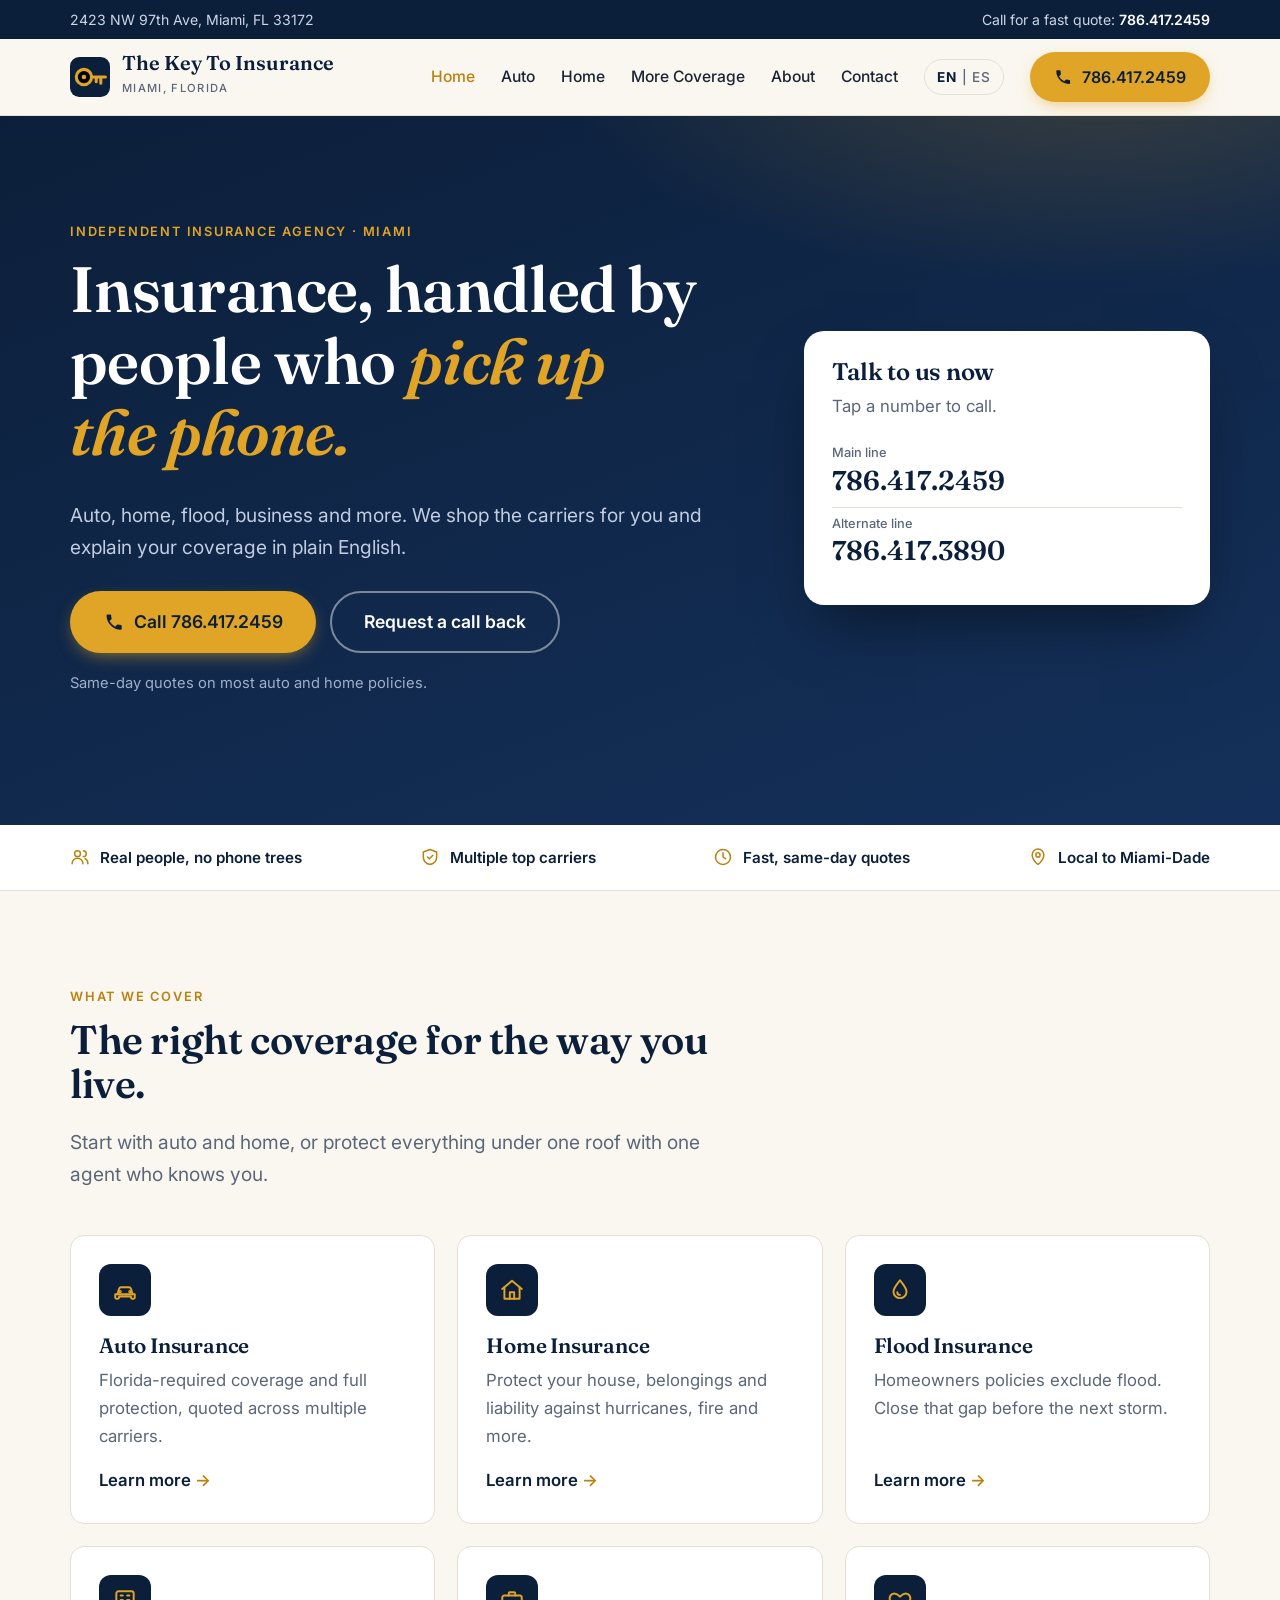
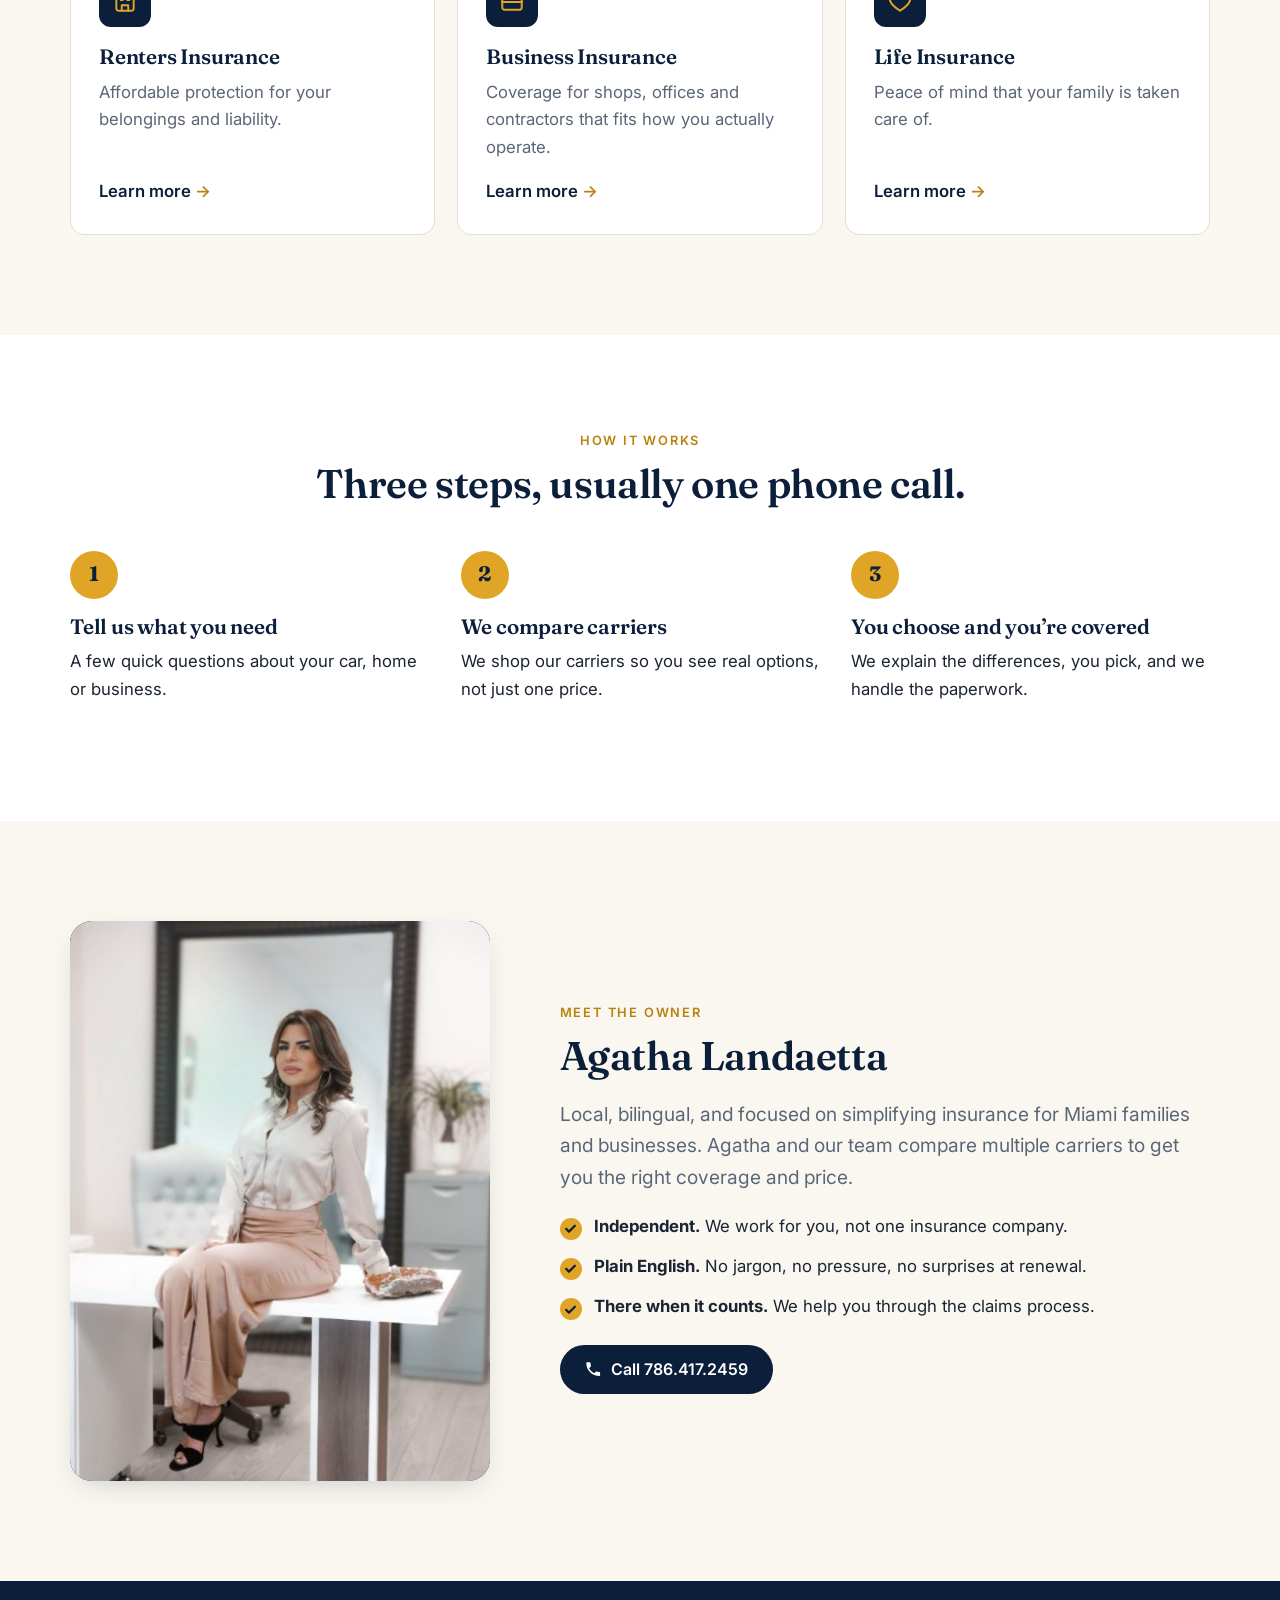
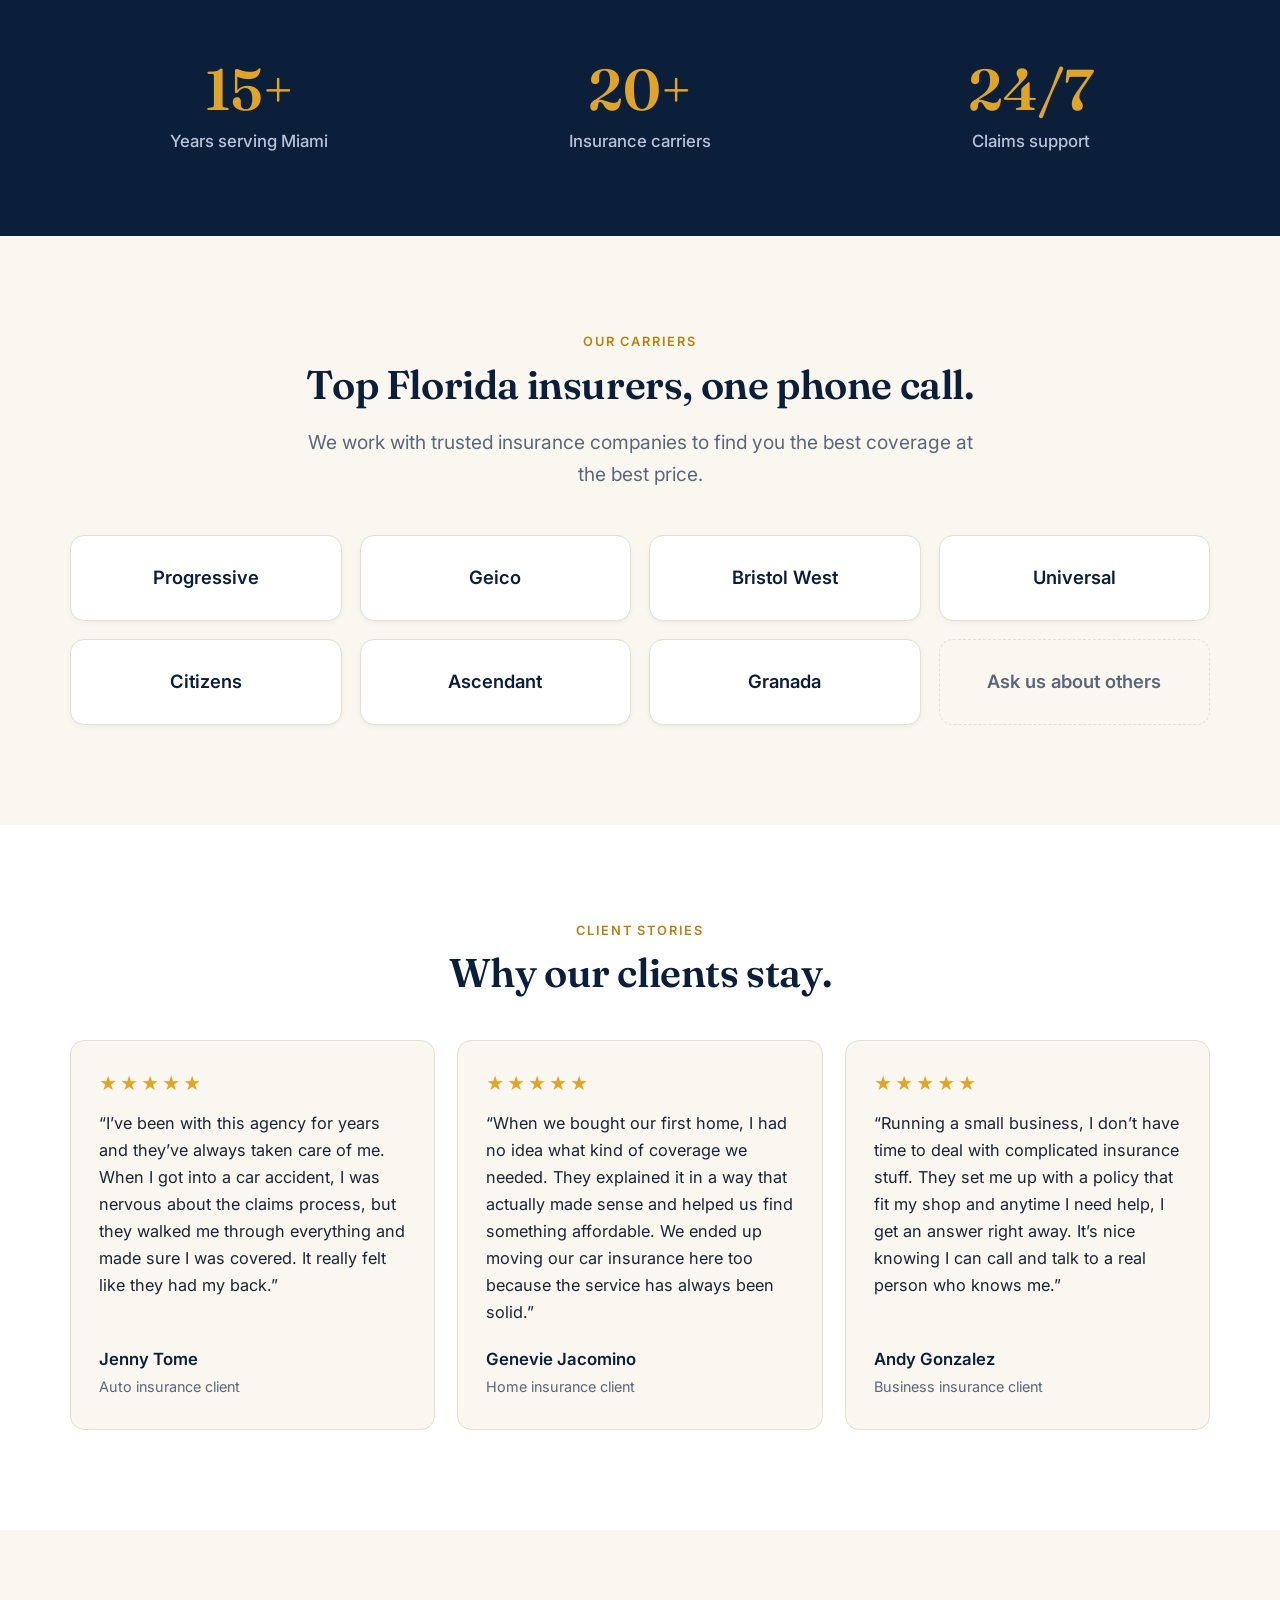
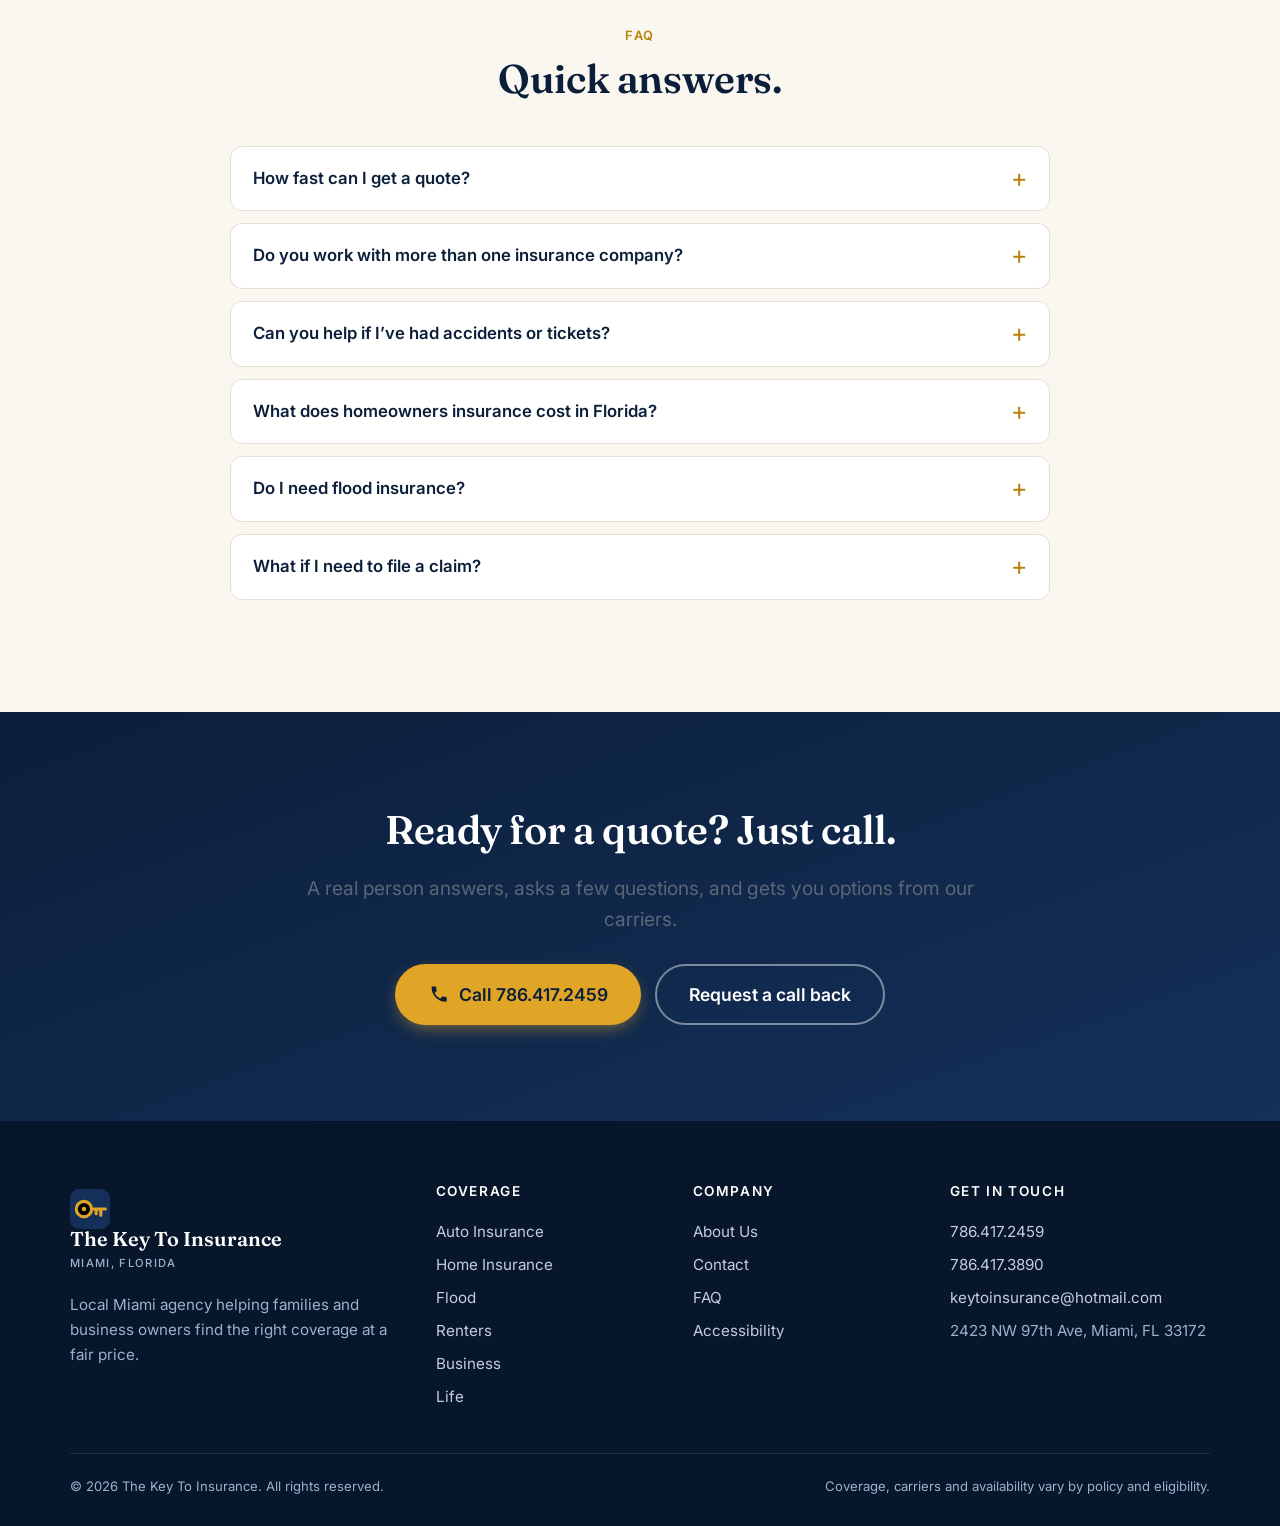
<file: site/index.html>
<!DOCTYPE html>
<html lang="en">
<head>
<meta charset="utf-8">
<meta name="viewport" content="width=device-width, initial-scale=1">
<title>The Key To Insurance | Auto &amp; Home Insurance in Miami, FL</title>
<meta name="description" content="Independent Miami insurance agency. Fast quotes on auto, home, flood, renters, business and life insurance. Call 786.417.2459.">
<link rel="canonical" href="https://www.thekeytoinsurance.com/">
<link rel="alternate" hreflang="en" href="https://www.thekeytoinsurance.com/">
<link rel="alternate" hreflang="es" href="https://www.thekeytoinsurance.com/es/">
<link rel="alternate" hreflang="x-default" href="https://www.thekeytoinsurance.com/">
<meta property="og:title" content="The Key To Insurance | Auto &amp; Home Insurance in Miami, FL">
<meta property="og:description" content="Independent Miami insurance agency. Fast quotes on auto, home, flood, renters, business and life insurance. Call 786.417.2459.">
<meta property="og:type" content="website">
<meta property="og:url" content="https://www.thekeytoinsurance.com/">
<meta property="og:locale" content="en_US">
<meta name="theme-color" content="#0c1f3a">
<link rel="icon" href="assets/favicon.svg" type="image/svg+xml">
<link rel="preconnect" href="https://fonts.googleapis.com">
<link rel="preconnect" href="https://fonts.gstatic.com" crossorigin>
<link href="https://fonts.googleapis.com/css2?family=Fraunces:ital,opsz,wght@0,9..144,500;0,9..144,600;1,9..144,500&family=Inter:wght@400;500;600;700&display=swap" rel="stylesheet">
<link rel="stylesheet" href="assets/styles.css">
<script type="application/ld+json">{"@context":"https://schema.org","@type":"InsuranceAgency","name":"The Key To Insurance","url":"https://www.thekeytoinsurance.com/","telephone":"+1-786-417-2459","email":"keytoinsurance@hotmail.com","knowsLanguage":["en","es"],"address":{"@type":"PostalAddress","streetAddress":"2423 NW 97th Ave","addressLocality":"Miami","addressRegion":"FL","postalCode":"33172","addressCountry":"US"},"areaServed":"Miami-Dade County, FL"}</script>
</head>
<body>
<a class="skip" href="#main">Skip to content</a>
<div class="topbar"><div class="wrap"><span>2423 NW 97th Ave, Miami, FL 33172</span><span>Call for a fast quote: <a href="tel:+17864172459">786.417.2459</a></span></div></div>
<header class="site"><div class="wrap">
  <a class="brand" href="index.html" aria-label="The Key To Insurance, home"><svg viewBox="0 0 48 48"><rect width="48" height="48" rx="11" fill="#0c1f3a"/><g transform="translate(2 2) scale(.92)"><circle cx="16" cy="24" r="10" stroke="#e0a526" stroke-width="4"/><circle cx="16" cy="24" r="3" fill="#e0a526"/><path d="M26 24h18M38 24v8M32 24v6" stroke="#e0a526" stroke-width="4" stroke-linecap="round"/></g></svg><span><b>The Key To Insurance</b><small>Miami, Florida</small></span></a>
  <button class="menu-btn" aria-label="Menu" aria-expanded="false" aria-controls="nav"><svg viewBox="0 0 24 24" fill="none" stroke="currentColor" stroke-width="2" stroke-linecap="round"><path d="M4 7h16M4 12h16M4 17h16"/></svg></button>
  <nav class="main" id="nav" aria-label="Main"><a href="index.html" aria-current="page">Home</a><a href="auto-insurance.html">Auto</a><a href="home-insurance.html">Home</a><a href="more-coverage.html">More Coverage</a><a href="about.html">About</a><a href="contact.html">Contact</a><a class="lang" href="es/index.html" hreflang="es" lang="es" aria-label="Ver en español"><b>EN</b> | ES</a><a class="btn btn-gold" href="tel:+17864172459"><svg viewBox="0 0 24 24" fill="currentColor" aria-hidden="true"><path d="M6.6 10.8a15 15 0 0 0 6.6 6.6l2.2-2.2a1 1 0 0 1 1-.25 11.4 11.4 0 0 0 3.6.57 1 1 0 0 1 1 1V20a1 1 0 0 1-1 1A17 17 0 0 1 3 4a1 1 0 0 1 1-1h3.5a1 1 0 0 1 1 1c0 1.25.2 2.45.57 3.6a1 1 0 0 1-.25 1z"/></svg>786.417.2459</a></nav>
</div></header>
<main id="main">

<section class="hero"><div class="wrap hero-grid">
  <div>
    <span class="eyebrow" style="color:var(--gold)">Independent insurance agency · Miami</span>
    <h1>Insurance, handled by people who <em>pick up the phone.</em></h1>
    <p class="lede">Auto, home, flood, business and more. We shop the carriers for you and explain your coverage in plain English.</p>
    <div class="hero-actions"><a class="btn btn-gold btn-lg" href="tel:+17864172459"><svg viewBox="0 0 24 24" fill="currentColor" aria-hidden="true"><path d="M6.6 10.8a15 15 0 0 0 6.6 6.6l2.2-2.2a1 1 0 0 1 1-.25 11.4 11.4 0 0 0 3.6.57 1 1 0 0 1 1 1V20a1 1 0 0 1-1 1A17 17 0 0 1 3 4a1 1 0 0 1 1-1h3.5a1 1 0 0 1 1 1c0 1.25.2 2.45.57 3.6a1 1 0 0 1-.25 1z"/></svg>Call 786.417.2459</a><a class="btn btn-ghost btn-lg" href="contact.html#quote">Request a call back</a></div>
    <p class="hero-note">Same-day quotes on most auto and home policies.</p>
  </div>
  <aside class="callcard" aria-label="Phone numbers">
    <h2>Talk to us now</h2><p style="color:var(--muted)">Tap a number to call.</p>
    <a class="num" href="tel:+17864172459"><small>Main line</small>786.417.2459</a><a class="num" href="tel:+17864173890"><small>Alternate line</small>786.417.3890</a>
  </aside>
</div></section>

<div class="trust"><div class="wrap"><ul>
  <li><svg viewBox="0 0 24 24" fill="none" stroke="currentColor" stroke-width="1.8" stroke-linecap="round" stroke-linejoin="round" aria-hidden="true"><circle cx="9" cy="8" r="3.500"/><path d="M2.500 20a6.500 6.500 0 0 1 13 0"/><path d="M16 4.500a3.500 3.500 0 0 1 0 7M18 14a6.500 6.500 0 0 1 3.500 6"/></svg>Real people, no phone trees</li>
  <li><svg viewBox="0 0 24 24" fill="none" stroke="currentColor" stroke-width="1.8" stroke-linecap="round" stroke-linejoin="round" aria-hidden="true"><path d="M12 3l8 3v6c0 4.500-3.300 8-8 9-4.700-1-8-4.500-8-9V6z"/><path d="M9 12l2.200 2.200L15.500 10"/></svg>Multiple top carriers</li>
  <li><svg viewBox="0 0 24 24" fill="none" stroke="currentColor" stroke-width="1.8" stroke-linecap="round" stroke-linejoin="round" aria-hidden="true"><circle cx="12" cy="12" r="9"/><path d="M12 7v5l3 2"/></svg>Fast, same-day quotes</li>
  <li><svg viewBox="0 0 24 24" fill="none" stroke="currentColor" stroke-width="1.8" stroke-linecap="round" stroke-linejoin="round" aria-hidden="true"><path d="M12 21s7-6 7-11.500A7 7 0 0 0 5 9.500C5 15 12 21 12 21z"/><circle cx="12" cy="9.500" r="2.500"/></svg>Local to Miami-Dade</li>
</ul></div></div>

<section class="block"><div class="wrap">
  <div class="head"><span class="eyebrow">What we cover</span><h2>The right coverage for the way you live.</h2><p class="lede">Start with auto and home, or protect everything under one roof with one agent who knows you.</p></div>
  <div class="cards"><a class="card" href="auto-insurance.html"><div class="ico"><svg viewBox="0 0 24 24" fill="none" stroke="currentColor" stroke-width="1.8" stroke-linecap="round" stroke-linejoin="round" aria-hidden="true"><path d="M5 16l1.5-5.2A2 2 0 0 1 8.4 9.4h7.2a2 2 0 0 1 1.9 1.4L19 16"/><path d="M3 16h18v3a1 1 0 0 1-1 1h-1.5a1 1 0 0 1-1-1v-1h-11v1a1 1 0 0 1-1 1H4a1 1 0 0 1-1-1z"/><circle cx="7.5" cy="13.5" r=".6"/><circle cx="16.5" cy="13.5" r=".6"/></svg></div><h3>Auto Insurance</h3><p>Florida-required coverage and full protection, quoted across multiple carriers.</p><span class="more">Learn more</span></a><a class="card" href="home-insurance.html"><div class="ico"><svg viewBox="0 0 24 24" fill="none" stroke="currentColor" stroke-width="1.8" stroke-linecap="round" stroke-linejoin="round" aria-hidden="true"><path d="M3 11l9-7.5L21 11"/><path d="M5 9.5V20h14V9.5"/><path d="M10 20v-6h4v6"/></svg></div><h3>Home Insurance</h3><p>Protect your house, belongings and liability against hurricanes, fire and more.</p><span class="more">Learn more</span></a><a class="card" href="more-coverage.html#flood"><div class="ico"><svg viewBox="0 0 24 24" fill="none" stroke="currentColor" stroke-width="1.8" stroke-linecap="round" stroke-linejoin="round" aria-hidden="true"><path d="M12 3c3 4 6 6.8 6 10.5a6 6 0 0 1-12 0C6 9.8 9 7 12 3z"/><path d="M9.5 14a2.5 2.5 0 0 0 2.5 2.5"/></svg></div><h3>Flood Insurance</h3><p>Homeowners policies exclude flood. Close that gap before the next storm.</p><span class="more">Learn more</span></a><a class="card" href="more-coverage.html#renters"><div class="ico"><svg viewBox="0 0 24 24" fill="none" stroke="currentColor" stroke-width="1.8" stroke-linecap="round" stroke-linejoin="round" aria-hidden="true"><rect x="4" y="3" width="16" height="18" rx="2"/><path d="M9 21v-5h6v5"/><path d="M8 7h2M14 7h2M8 11h2M14 11h2"/></svg></div><h3>Renters Insurance</h3><p>Affordable protection for your belongings and liability.</p><span class="more">Learn more</span></a><a class="card" href="more-coverage.html#business"><div class="ico"><svg viewBox="0 0 24 24" fill="none" stroke="currentColor" stroke-width="1.8" stroke-linecap="round" stroke-linejoin="round" aria-hidden="true"><rect x="3" y="7" width="18" height="13" rx="2"/><path d="M9 7V5a1 1 0 0 1 1-1h4a1 1 0 0 1 1 1v2"/><path d="M3 13h18"/></svg></div><h3>Business Insurance</h3><p>Coverage for shops, offices and contractors that fits how you actually operate.</p><span class="more">Learn more</span></a><a class="card" href="more-coverage.html#life"><div class="ico"><svg viewBox="0 0 24 24" fill="none" stroke="currentColor" stroke-width="1.8" stroke-linecap="round" stroke-linejoin="round" aria-hidden="true"><path d="M12 21s-7.5-4.6-9.2-9.3C1.6 8.2 3.6 5 6.8 5c2 0 3.4 1 5.2 3 1.8-2 3.2-3 5.2-3 3.2 0 5.2 3.2 4 6.7C19.500 16.400 12 21 12 21z"/></svg></div><h3>Life Insurance</h3><p>Peace of mind that your family is taken care of.</p><span class="more">Learn more</span></a></div>
</div></section>

<section class="block alt"><div class="wrap">
  <div class="head center"><span class="eyebrow">How it works</span><h2>Three steps, usually one phone call.</h2></div>
  <div class="steps">
    <div class="step"><h3>Tell us what you need</h3><p>A few quick questions about your car, home or business.</p></div>
    <div class="step"><h3>We compare carriers</h3><p>We shop our carriers so you see real options, not just one price.</p></div>
    <div class="step"><h3>You choose and you’re covered</h3><p>We explain the differences, you pick, and we handle the paperwork.</p></div>
  </div>
</div></section>

<section class="block"><div class="wrap"><div class="owner">
  <figure class="owner-photo"><span class="initials" aria-hidden="true">AL</span><img src="assets/agatha-landaetta.jpg" alt="Agatha Landaetta, owner of The Key To Insurance" loading="lazy" onerror="this.remove()"></figure>
  <div><span class="eyebrow">Meet the owner</span><h2>Agatha Landaetta</h2>
  <p class="lede">Local, bilingual, and focused on simplifying insurance for Miami families and businesses. Agatha and our team compare multiple carriers to get you the right coverage and price.</p>
  <ul class="checks">
      <li><b>Independent.</b> We work for you, not one insurance company.</li>
      <li><b>Plain English.</b> No jargon, no pressure, no surprises at renewal.</li>
      <li><b>There when it counts.</b> We help you through the claims process.</li>
    </ul><a class="btn btn-navy" href="tel:+17864172459"><svg viewBox="0 0 24 24" fill="currentColor" aria-hidden="true"><path d="M6.6 10.8a15 15 0 0 0 6.6 6.6l2.2-2.2a1 1 0 0 1 1-.25 11.4 11.4 0 0 0 3.6.57 1 1 0 0 1 1 1V20a1 1 0 0 1-1 1A17 17 0 0 1 3 4a1 1 0 0 1 1-1h3.5a1 1 0 0 1 1 1c0 1.25.2 2.45.57 3.6a1 1 0 0 1-.25 1z"/></svg>Call 786.417.2459</a></div>
</div></div></section>

<section class="stats" aria-label="By the numbers"><div class="wrap"><div><b>15+</b><span>Years serving Miami</span></div><div><b>20+</b><span>Insurance carriers</span></div><div><b>24/7</b><span>Claims support</span></div></div></section>

<section class="block"><div class="wrap">
  <div class="head center"><span class="eyebrow">Our carriers</span><h2>Top Florida insurers, one phone call.</h2>
  <p class="lede">We work with trusted insurance companies to find you the best coverage at the best price.</p></div>
  <div class="tiles"><div>Progressive</div><div>Geico</div><div>Bristol West</div><div>Universal</div><div>Citizens</div><div>Ascendant</div><div>Granada</div><div class="more-tile">Ask us about others</div></div>
</div></section>

<section class="block alt"><div class="wrap">
  <div class="head center"><span class="eyebrow">Client stories</span><h2>Why our clients stay.</h2></div>
  <div class="cards"><figure class="card" style="margin:0">
  <div aria-label="5 out of 5 stars" style="color:var(--gold);letter-spacing:3px;font-size:1.1rem;margin-bottom:12px">★★★★★</div>
  <blockquote style="margin:0;flex:1;font-size:1.02rem">“I’ve been with this agency for years and they’ve always taken care of me. When I got into a car accident, I was nervous about the claims process, but they walked me through everything and made sure I was covered. It really felt like they had my back.”</blockquote>
  <figcaption style="margin-top:20px;font-weight:600;color:var(--navy)">Jenny Tome<br><span style="font-weight:400;color:var(--muted);font-size:.9rem">Auto insurance client</span></figcaption></figure><figure class="card" style="margin:0">
  <div aria-label="5 out of 5 stars" style="color:var(--gold);letter-spacing:3px;font-size:1.1rem;margin-bottom:12px">★★★★★</div>
  <blockquote style="margin:0;flex:1;font-size:1.02rem">“When we bought our first home, I had no idea what kind of coverage we needed. They explained it in a way that actually made sense and helped us find something affordable. We ended up moving our car insurance here too because the service has always been solid.”</blockquote>
  <figcaption style="margin-top:20px;font-weight:600;color:var(--navy)">Genevie Jacomino<br><span style="font-weight:400;color:var(--muted);font-size:.9rem">Home insurance client</span></figcaption></figure><figure class="card" style="margin:0">
  <div aria-label="5 out of 5 stars" style="color:var(--gold);letter-spacing:3px;font-size:1.1rem;margin-bottom:12px">★★★★★</div>
  <blockquote style="margin:0;flex:1;font-size:1.02rem">“Running a small business, I don’t have time to deal with complicated insurance stuff. They set me up with a policy that fit my shop and anytime I need help, I get an answer right away. It’s nice knowing I can call and talk to a real person who knows me.”</blockquote>
  <figcaption style="margin-top:20px;font-weight:600;color:var(--navy)">Andy Gonzalez<br><span style="font-weight:400;color:var(--muted);font-size:.9rem">Business insurance client</span></figcaption></figure></div>
</div></section>

<section class="block" id="faq"><div class="wrap" style="max-width:820px">
  <div class="head center"><span class="eyebrow">FAQ</span><h2>Quick answers.</h2></div>
  <details><summary>How fast can I get a quote?</summary><p>Usually the same day, often while you’re on the phone. Call <a href='tel:+17864172459'>786.417.2459</a> and have your driver’s license, vehicle details or property address handy.</p></details><details><summary>Do you work with more than one insurance company?</summary><p>Yes. As an independent agency we shop multiple carriers, including Progressive, Geico, Universal and Citizens, so you aren’t locked into one company’s price.</p></details><details><summary>Can you help if I’ve had accidents or tickets?</summary><p>Often, yes. Our carrier mix includes options for a range of driving records. Call us and we’ll tell you honestly what’s available.</p></details><details><summary>What does homeowners insurance cost in Florida?</summary><p>It varies a lot by roof age, construction, location and coverage. We’ll quote it side by side across carriers so you can see the real tradeoffs.</p></details><details><summary>Do I need flood insurance?</summary><p>Standard homeowners policies don’t cover flood damage. In South Florida it’s worth a serious look whether or not your lender requires it. See our <a href='more-coverage.html#flood'>flood coverage page</a>.</p></details><details><summary>What if I need to file a claim?</summary><p>Call us first. We’ll help you start the claim, explain what to expect, and follow up so it doesn’t fall through the cracks.</p></details>
</div></section>
<section class="cta"><div class="wrap">
  <h2>Ready for a quote? Just call.</h2><p class="lede" style="margin-inline:auto">A real person answers, asks a few questions, and gets you options from our carriers.</p>
  <div class="hero-actions"><a class="btn btn-gold btn-lg" href="tel:+17864172459"><svg viewBox="0 0 24 24" fill="currentColor" aria-hidden="true"><path d="M6.6 10.8a15 15 0 0 0 6.6 6.6l2.2-2.2a1 1 0 0 1 1-.25 11.4 11.4 0 0 0 3.6.57 1 1 0 0 1 1 1V20a1 1 0 0 1-1 1A17 17 0 0 1 3 4a1 1 0 0 1 1-1h3.5a1 1 0 0 1 1 1c0 1.25.2 2.45.57 3.6a1 1 0 0 1-.25 1z"/></svg>Call 786.417.2459</a><a class="btn btn-ghost btn-lg" href="contact.html#quote">Request a call back</a></div>
</div></section>

</main>
<footer class="site"><div class="wrap">
  <div class="cols">
    <div><a class="brand" href="index.html"><svg viewBox="0 0 48 48"><rect width="48" height="48" rx="11" fill="#14305a"/><g transform="translate(2 2) scale(.92)"><circle cx="16" cy="24" r="10" stroke="#e0a526" stroke-width="4"/><circle cx="16" cy="24" r="3" fill="#e0a526"/><path d="M26 24h18M38 24v8M32 24v6" stroke="#e0a526" stroke-width="4" stroke-linecap="round"/></g></svg><span><b>The Key To Insurance</b><small>Miami, Florida</small></span></a>
      <p>Local Miami agency helping families and business owners find the right coverage at a fair price.</p></div>
    <div><h4>Coverage</h4><a href="auto-insurance.html">Auto Insurance</a><a href="home-insurance.html">Home Insurance</a><a href="more-coverage.html#flood">Flood</a><a href="more-coverage.html#renters">Renters</a><a href="more-coverage.html#business">Business</a><a href="more-coverage.html#life">Life</a></div>
    <div><h4>Company</h4><a href="about.html">About Us</a><a href="contact.html">Contact</a><a href="index.html#faq">FAQ</a><a href="accessibility.html">Accessibility</a></div>
    <div><h4>Get in touch</h4><a href="tel:+17864172459">786.417.2459</a><a href="tel:+17864173890">786.417.3890</a><a href="mailto:keytoinsurance@hotmail.com">keytoinsurance@hotmail.com</a><span style="display:block;padding:4px 0">2423 NW 97th Ave, Miami, FL 33172</span></div>
  </div>
  <div class="legal"><span>© 2026 The Key To Insurance. All rights reserved.</span><span>Coverage, carriers and availability vary by policy and eligibility.</span></div>
</div></footer>
<div class="callbar"><a class="c" href="tel:+17864172459">Call now</a><a class="q" href="contact.html#quote">Get a quote</a></div>
<script src="assets/script.js"></script>
</body>
</html>
</file>
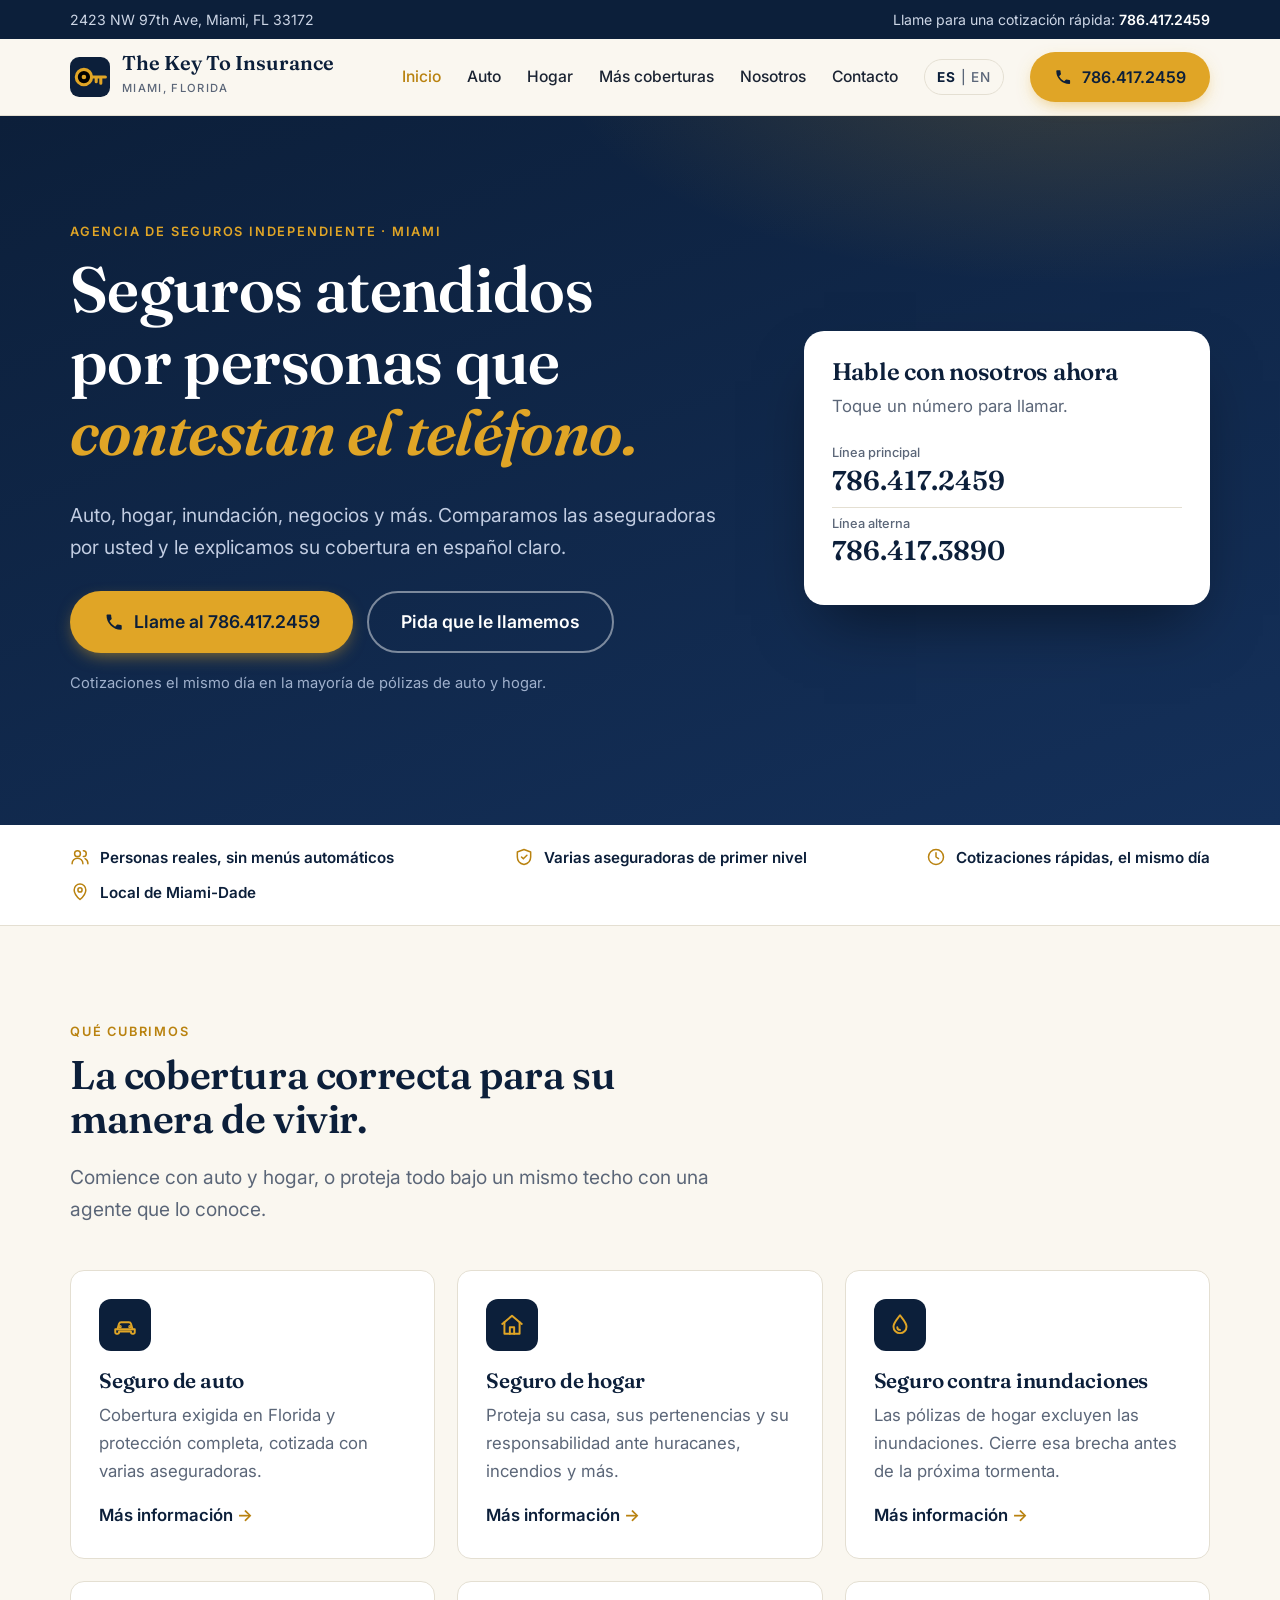
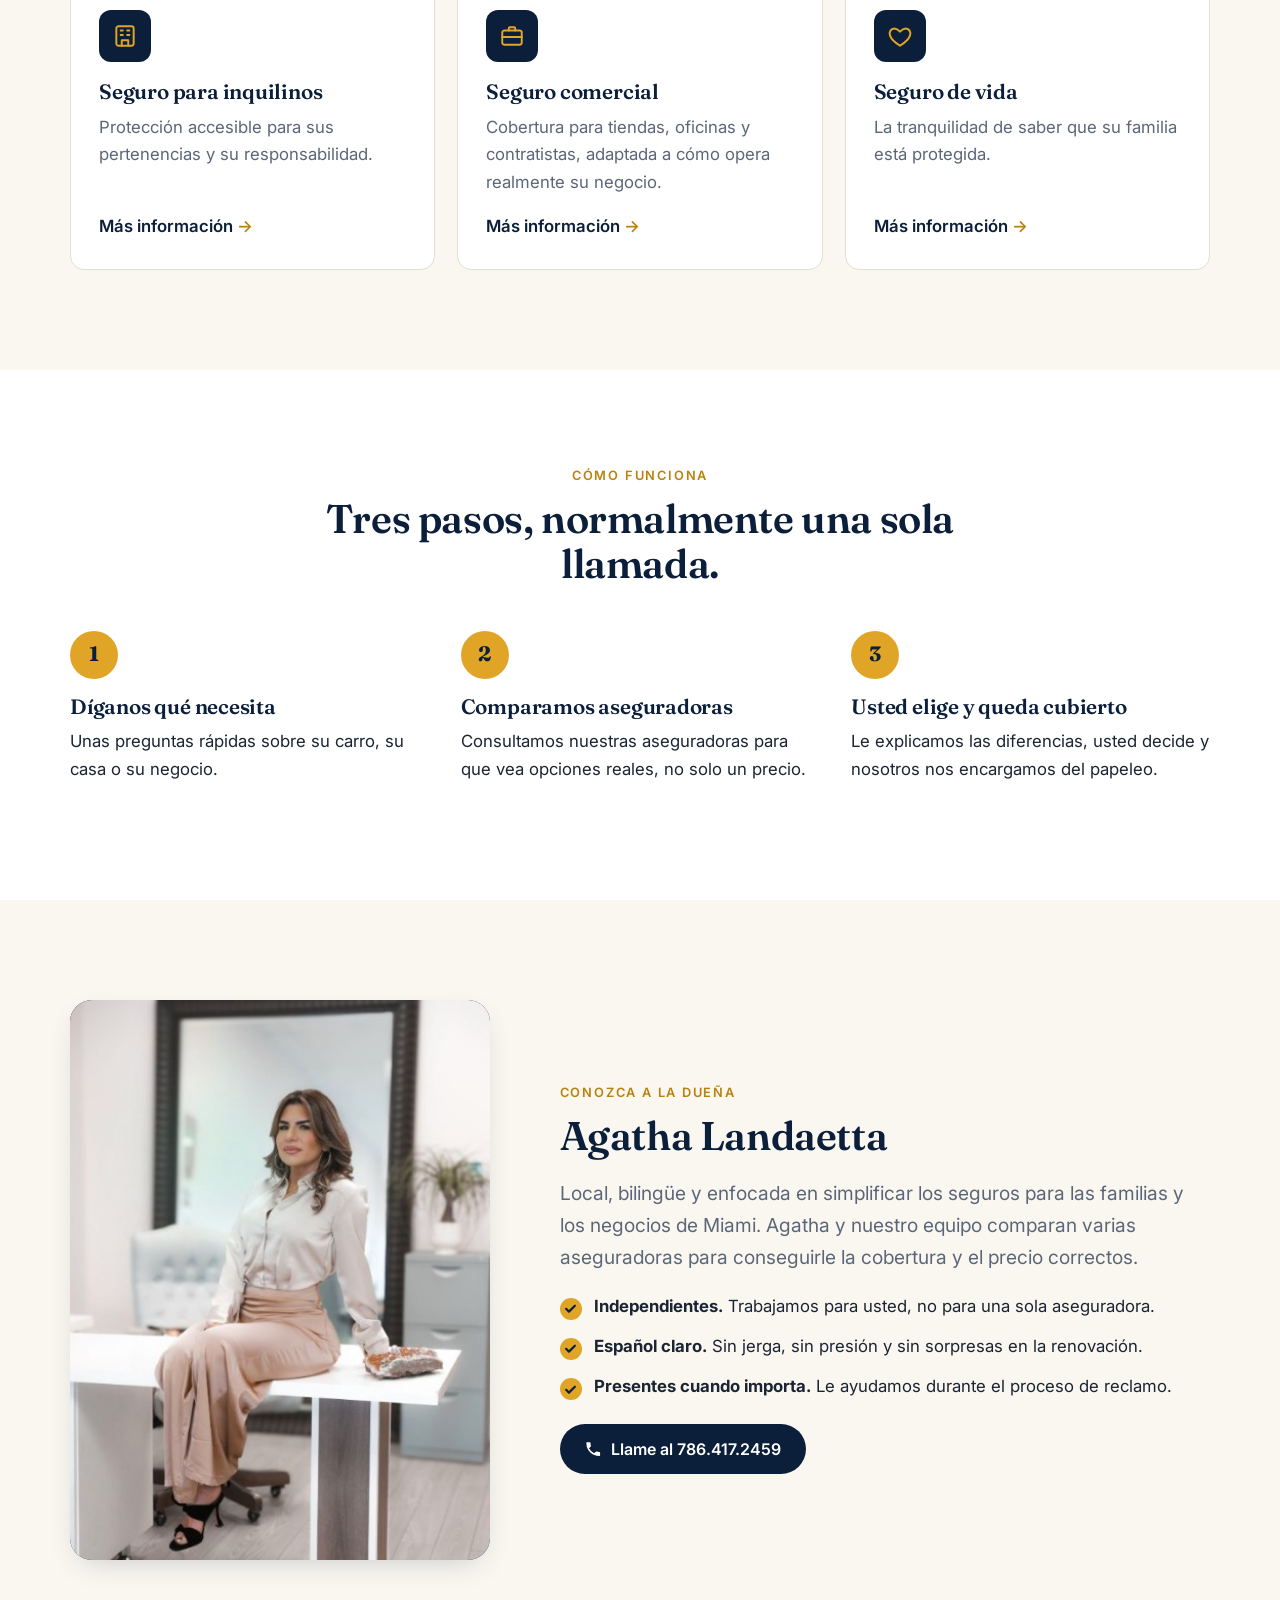
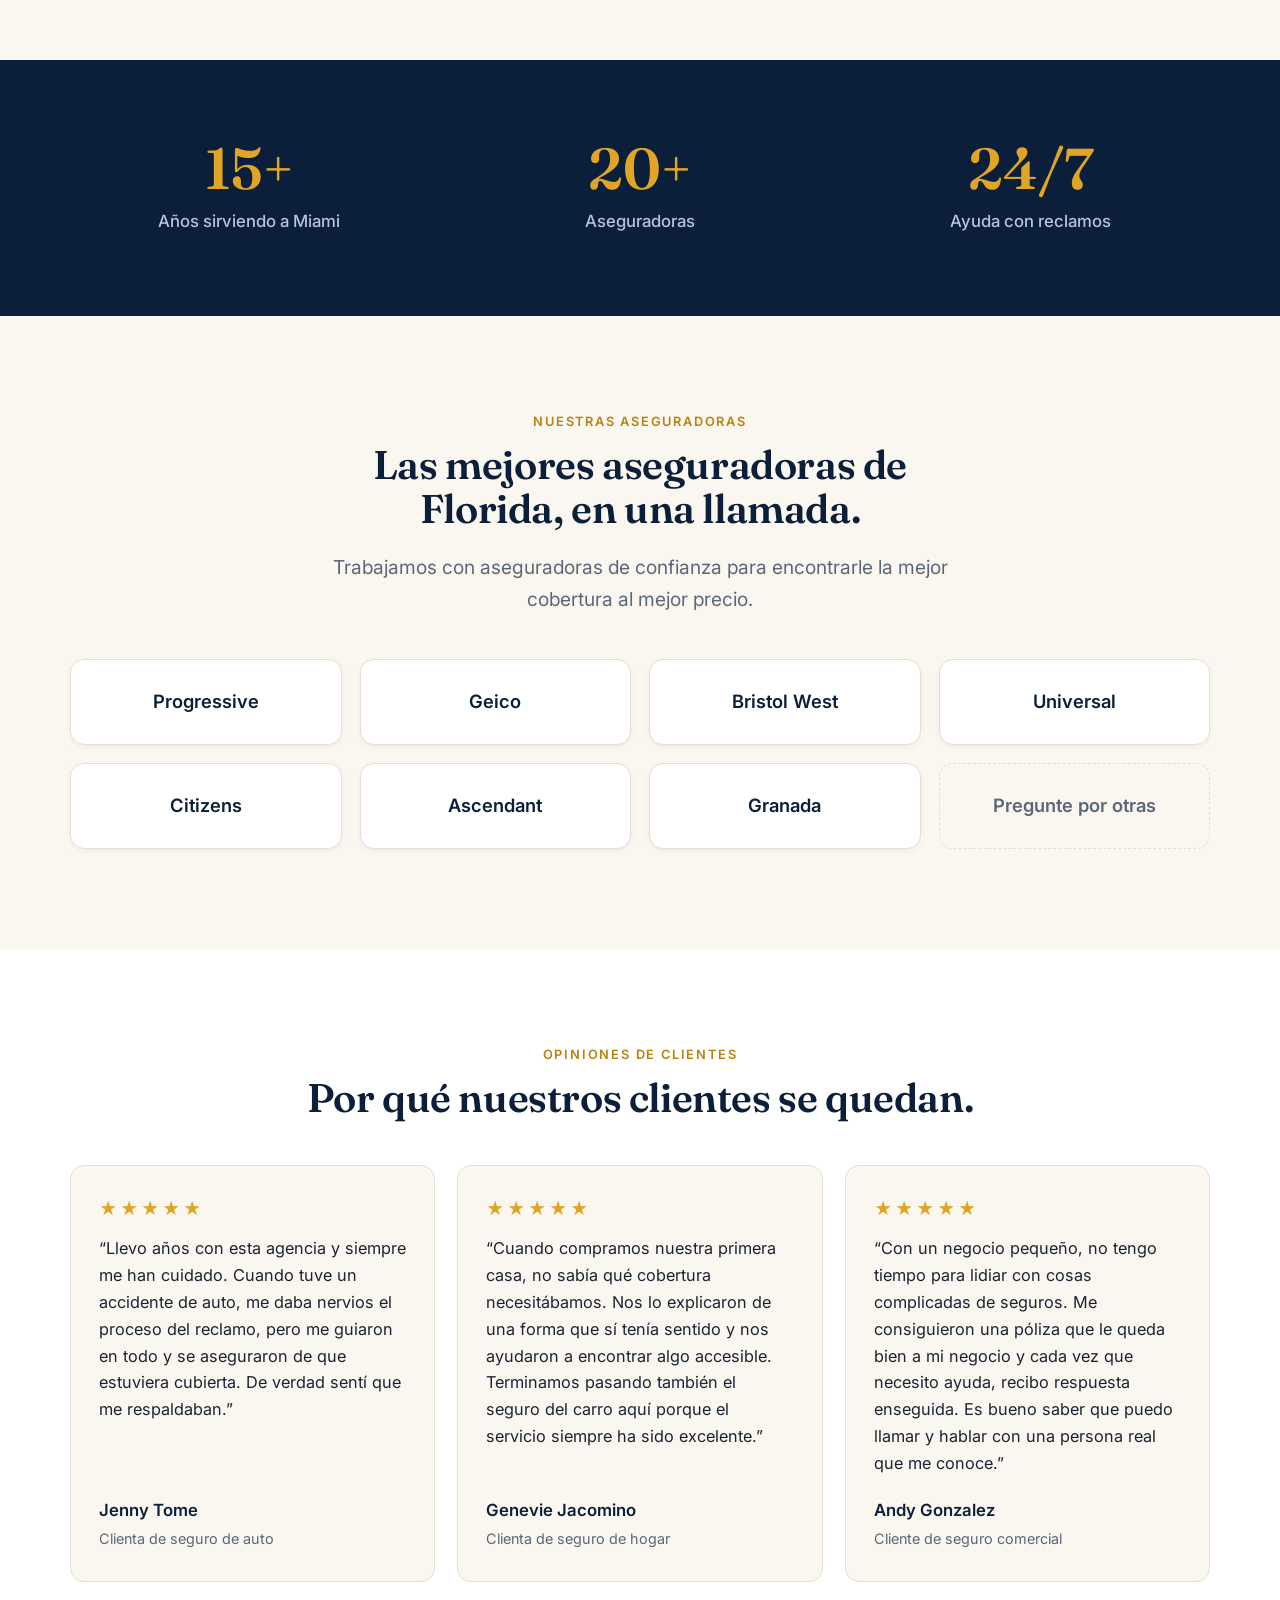
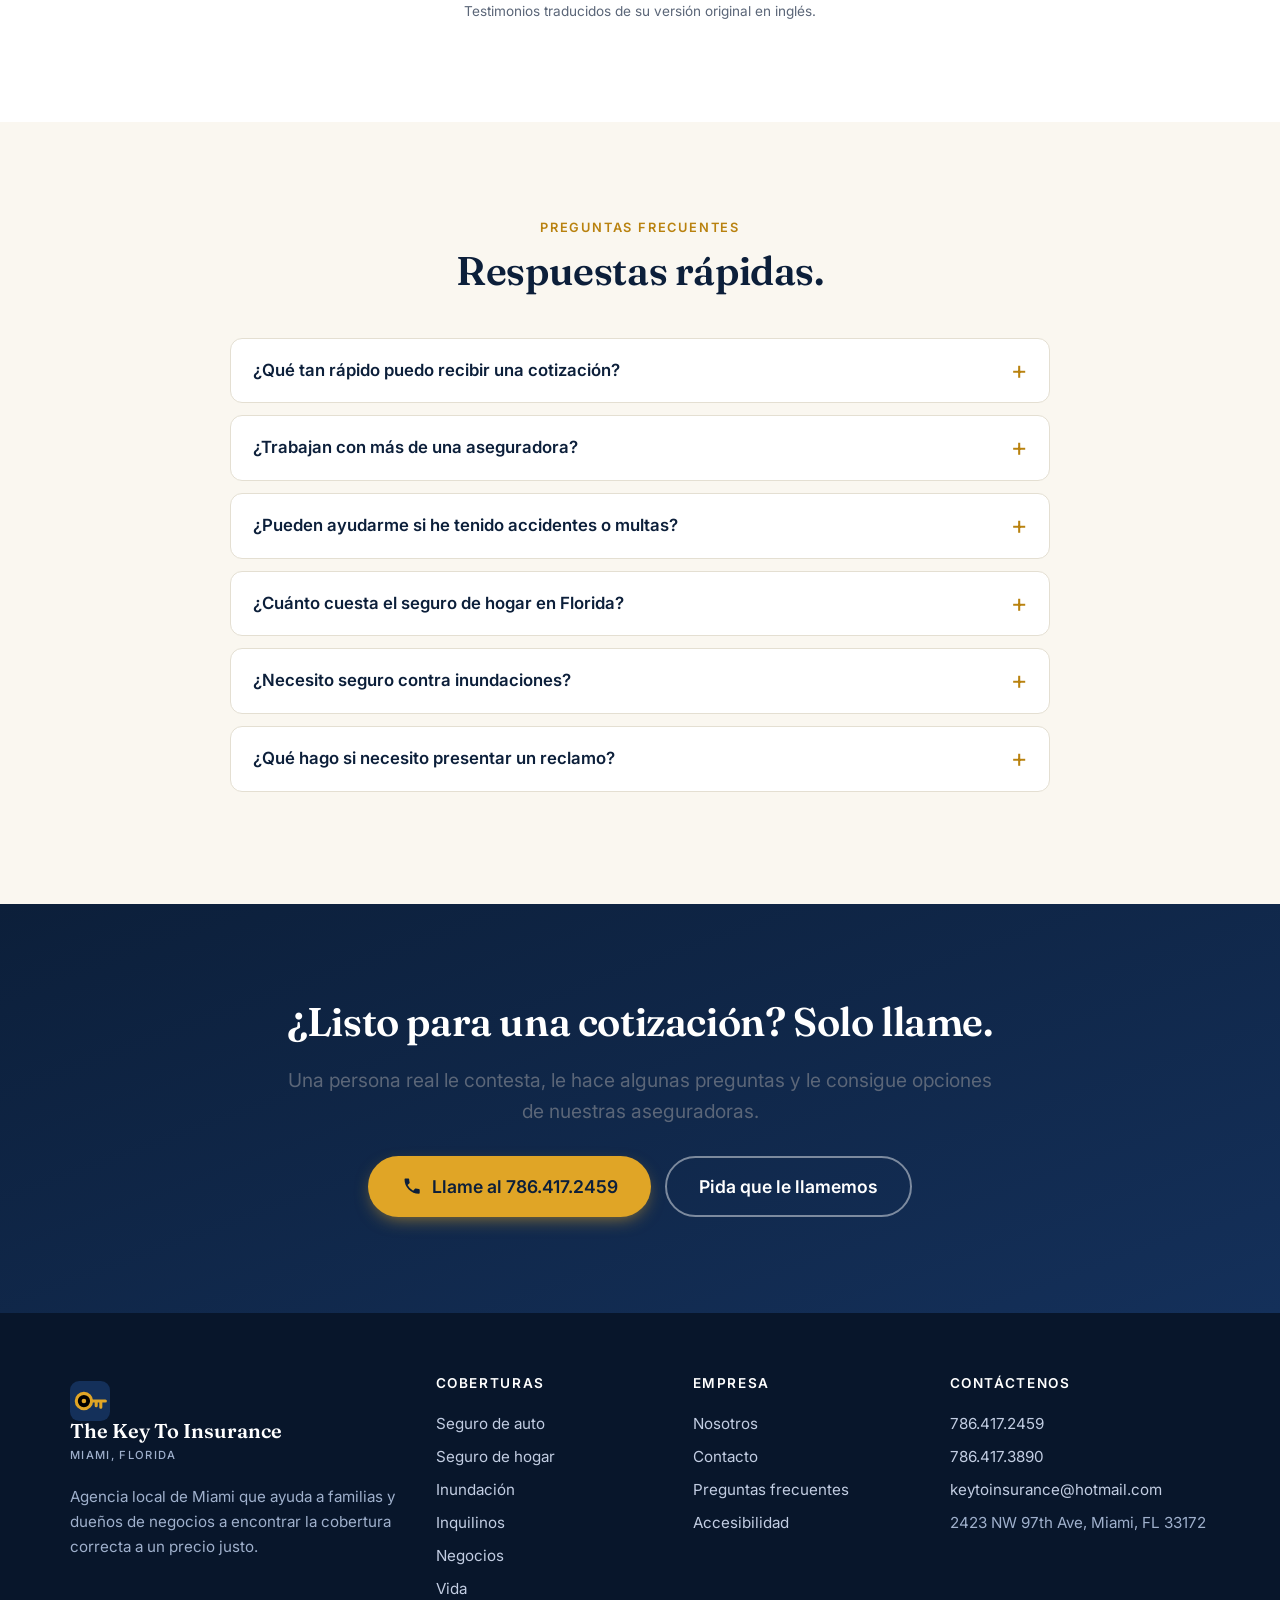
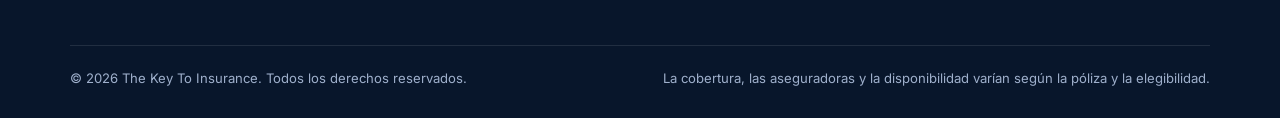
<file: site/es/index.html>
<!DOCTYPE html>
<html lang="es">
<head>
<meta charset="utf-8">
<meta name="viewport" content="width=device-width, initial-scale=1">
<title>The Key To Insurance | Seguro de auto y hogar en Miami, FL</title>
<meta name="description" content="Agencia de seguros independiente en Miami. Cotizaciones rápidas de auto, hogar, inundación, inquilinos, negocios y vida. Llame al 786.417.2459.">
<link rel="canonical" href="https://www.thekeytoinsurance.com/es/">
<link rel="alternate" hreflang="en" href="https://www.thekeytoinsurance.com/">
<link rel="alternate" hreflang="es" href="https://www.thekeytoinsurance.com/es/">
<link rel="alternate" hreflang="x-default" href="https://www.thekeytoinsurance.com/">
<meta property="og:title" content="The Key To Insurance | Seguro de auto y hogar en Miami, FL">
<meta property="og:description" content="Agencia de seguros independiente en Miami. Cotizaciones rápidas de auto, hogar, inundación, inquilinos, negocios y vida. Llame al 786.417.2459.">
<meta property="og:type" content="website">
<meta property="og:url" content="https://www.thekeytoinsurance.com/es/">
<meta property="og:locale" content="es_US">
<meta name="theme-color" content="#0c1f3a">
<link rel="icon" href="../assets/favicon.svg" type="image/svg+xml">
<link rel="preconnect" href="https://fonts.googleapis.com">
<link rel="preconnect" href="https://fonts.gstatic.com" crossorigin>
<link href="https://fonts.googleapis.com/css2?family=Fraunces:ital,opsz,wght@0,9..144,500;0,9..144,600;1,9..144,500&family=Inter:wght@400;500;600;700&display=swap" rel="stylesheet">
<link rel="stylesheet" href="../assets/styles.css">
<script type="application/ld+json">{"@context":"https://schema.org","@type":"InsuranceAgency","name":"The Key To Insurance","url":"https://www.thekeytoinsurance.com/","telephone":"+1-786-417-2459","email":"keytoinsurance@hotmail.com","knowsLanguage":["en","es"],"address":{"@type":"PostalAddress","streetAddress":"2423 NW 97th Ave","addressLocality":"Miami","addressRegion":"FL","postalCode":"33172","addressCountry":"US"},"areaServed":"Miami-Dade County, FL"}</script>
</head>
<body>
<a class="skip" href="#main">Saltar al contenido</a>
<div class="topbar"><div class="wrap"><span>2423 NW 97th Ave, Miami, FL 33172</span><span>Llame para una cotización rápida: <a href="tel:+17864172459">786.417.2459</a></span></div></div>
<header class="site"><div class="wrap">
  <a class="brand" href="index.html" aria-label="The Key To Insurance, inicio"><svg viewBox="0 0 48 48"><rect width="48" height="48" rx="11" fill="#0c1f3a"/><g transform="translate(2 2) scale(.92)"><circle cx="16" cy="24" r="10" stroke="#e0a526" stroke-width="4"/><circle cx="16" cy="24" r="3" fill="#e0a526"/><path d="M26 24h18M38 24v8M32 24v6" stroke="#e0a526" stroke-width="4" stroke-linecap="round"/></g></svg><span><b>The Key To Insurance</b><small>Miami, Florida</small></span></a>
  <button class="menu-btn" aria-label="Menu" aria-expanded="false" aria-controls="nav"><svg viewBox="0 0 24 24" fill="none" stroke="currentColor" stroke-width="2" stroke-linecap="round"><path d="M4 7h16M4 12h16M4 17h16"/></svg></button>
  <nav class="main" id="nav" aria-label="Main"><a href="index.html" aria-current="page">Inicio</a><a href="seguro-de-auto.html">Auto</a><a href="seguro-de-hogar.html">Hogar</a><a href="mas-coberturas.html">Más coberturas</a><a href="nosotros.html">Nosotros</a><a href="contacto.html">Contacto</a><a class="lang" href="../index.html" hreflang="en" lang="en" aria-label="View in English"><b>ES</b> | EN</a><a class="btn btn-gold" href="tel:+17864172459"><svg viewBox="0 0 24 24" fill="currentColor" aria-hidden="true"><path d="M6.6 10.8a15 15 0 0 0 6.6 6.6l2.2-2.2a1 1 0 0 1 1-.25 11.4 11.4 0 0 0 3.6.57 1 1 0 0 1 1 1V20a1 1 0 0 1-1 1A17 17 0 0 1 3 4a1 1 0 0 1 1-1h3.5a1 1 0 0 1 1 1c0 1.25.2 2.45.57 3.6a1 1 0 0 1-.25 1z"/></svg>786.417.2459</a></nav>
</div></header>
<main id="main">

<section class="hero"><div class="wrap hero-grid">
  <div>
    <span class="eyebrow" style="color:var(--gold)">Agencia de seguros independiente · Miami</span>
    <h1>Seguros atendidos por personas que <em>contestan el teléfono.</em></h1>
    <p class="lede">Auto, hogar, inundación, negocios y más. Comparamos las aseguradoras por usted y le explicamos su cobertura en español claro.</p>
    <div class="hero-actions"><a class="btn btn-gold btn-lg" href="tel:+17864172459"><svg viewBox="0 0 24 24" fill="currentColor" aria-hidden="true"><path d="M6.6 10.8a15 15 0 0 0 6.6 6.6l2.2-2.2a1 1 0 0 1 1-.25 11.4 11.4 0 0 0 3.6.57 1 1 0 0 1 1 1V20a1 1 0 0 1-1 1A17 17 0 0 1 3 4a1 1 0 0 1 1-1h3.5a1 1 0 0 1 1 1c0 1.25.2 2.45.57 3.6a1 1 0 0 1-.25 1z"/></svg>Llame al 786.417.2459</a><a class="btn btn-ghost btn-lg" href="contacto.html#quote">Pida que le llamemos</a></div>
    <p class="hero-note">Cotizaciones el mismo día en la mayoría de pólizas de auto y hogar.</p>
  </div>
  <aside class="callcard" aria-label="Teléfonos">
    <h2>Hable con nosotros ahora</h2><p style="color:var(--muted)">Toque un número para llamar.</p>
    <a class="num" href="tel:+17864172459"><small>Línea principal</small>786.417.2459</a><a class="num" href="tel:+17864173890"><small>Línea alterna</small>786.417.3890</a>
  </aside>
</div></section>

<div class="trust"><div class="wrap"><ul>
  <li><svg viewBox="0 0 24 24" fill="none" stroke="currentColor" stroke-width="1.8" stroke-linecap="round" stroke-linejoin="round" aria-hidden="true"><circle cx="9" cy="8" r="3.500"/><path d="M2.500 20a6.500 6.500 0 0 1 13 0"/><path d="M16 4.500a3.500 3.500 0 0 1 0 7M18 14a6.500 6.500 0 0 1 3.500 6"/></svg>Personas reales, sin menús automáticos</li>
  <li><svg viewBox="0 0 24 24" fill="none" stroke="currentColor" stroke-width="1.8" stroke-linecap="round" stroke-linejoin="round" aria-hidden="true"><path d="M12 3l8 3v6c0 4.500-3.300 8-8 9-4.700-1-8-4.500-8-9V6z"/><path d="M9 12l2.200 2.200L15.500 10"/></svg>Varias aseguradoras de primer nivel</li>
  <li><svg viewBox="0 0 24 24" fill="none" stroke="currentColor" stroke-width="1.8" stroke-linecap="round" stroke-linejoin="round" aria-hidden="true"><circle cx="12" cy="12" r="9"/><path d="M12 7v5l3 2"/></svg>Cotizaciones rápidas, el mismo día</li>
  <li><svg viewBox="0 0 24 24" fill="none" stroke="currentColor" stroke-width="1.8" stroke-linecap="round" stroke-linejoin="round" aria-hidden="true"><path d="M12 21s7-6 7-11.500A7 7 0 0 0 5 9.500C5 15 12 21 12 21z"/><circle cx="12" cy="9.500" r="2.500"/></svg>Local de Miami-Dade</li>
</ul></div></div>

<section class="block"><div class="wrap">
  <div class="head"><span class="eyebrow">Qué cubrimos</span><h2>La cobertura correcta para su manera de vivir.</h2><p class="lede">Comience con auto y hogar, o proteja todo bajo un mismo techo con una agente que lo conoce.</p></div>
  <div class="cards"><a class="card" href="seguro-de-auto.html"><div class="ico"><svg viewBox="0 0 24 24" fill="none" stroke="currentColor" stroke-width="1.8" stroke-linecap="round" stroke-linejoin="round" aria-hidden="true"><path d="M5 16l1.5-5.2A2 2 0 0 1 8.4 9.4h7.2a2 2 0 0 1 1.9 1.4L19 16"/><path d="M3 16h18v3a1 1 0 0 1-1 1h-1.5a1 1 0 0 1-1-1v-1h-11v1a1 1 0 0 1-1 1H4a1 1 0 0 1-1-1z"/><circle cx="7.5" cy="13.5" r=".6"/><circle cx="16.5" cy="13.5" r=".6"/></svg></div><h3>Seguro de auto</h3><p>Cobertura exigida en Florida y protección completa, cotizada con varias aseguradoras.</p><span class="more">Más información</span></a><a class="card" href="seguro-de-hogar.html"><div class="ico"><svg viewBox="0 0 24 24" fill="none" stroke="currentColor" stroke-width="1.8" stroke-linecap="round" stroke-linejoin="round" aria-hidden="true"><path d="M3 11l9-7.5L21 11"/><path d="M5 9.5V20h14V9.5"/><path d="M10 20v-6h4v6"/></svg></div><h3>Seguro de hogar</h3><p>Proteja su casa, sus pertenencias y su responsabilidad ante huracanes, incendios y más.</p><span class="more">Más información</span></a><a class="card" href="mas-coberturas.html#flood"><div class="ico"><svg viewBox="0 0 24 24" fill="none" stroke="currentColor" stroke-width="1.8" stroke-linecap="round" stroke-linejoin="round" aria-hidden="true"><path d="M12 3c3 4 6 6.8 6 10.5a6 6 0 0 1-12 0C6 9.8 9 7 12 3z"/><path d="M9.5 14a2.5 2.5 0 0 0 2.5 2.5"/></svg></div><h3>Seguro contra inundaciones</h3><p>Las pólizas de hogar excluyen las inundaciones. Cierre esa brecha antes de la próxima tormenta.</p><span class="more">Más información</span></a><a class="card" href="mas-coberturas.html#renters"><div class="ico"><svg viewBox="0 0 24 24" fill="none" stroke="currentColor" stroke-width="1.8" stroke-linecap="round" stroke-linejoin="round" aria-hidden="true"><rect x="4" y="3" width="16" height="18" rx="2"/><path d="M9 21v-5h6v5"/><path d="M8 7h2M14 7h2M8 11h2M14 11h2"/></svg></div><h3>Seguro para inquilinos</h3><p>Protección accesible para sus pertenencias y su responsabilidad.</p><span class="more">Más información</span></a><a class="card" href="mas-coberturas.html#business"><div class="ico"><svg viewBox="0 0 24 24" fill="none" stroke="currentColor" stroke-width="1.8" stroke-linecap="round" stroke-linejoin="round" aria-hidden="true"><rect x="3" y="7" width="18" height="13" rx="2"/><path d="M9 7V5a1 1 0 0 1 1-1h4a1 1 0 0 1 1 1v2"/><path d="M3 13h18"/></svg></div><h3>Seguro comercial</h3><p>Cobertura para tiendas, oficinas y contratistas, adaptada a cómo opera realmente su negocio.</p><span class="more">Más información</span></a><a class="card" href="mas-coberturas.html#life"><div class="ico"><svg viewBox="0 0 24 24" fill="none" stroke="currentColor" stroke-width="1.8" stroke-linecap="round" stroke-linejoin="round" aria-hidden="true"><path d="M12 21s-7.5-4.6-9.2-9.3C1.6 8.2 3.6 5 6.8 5c2 0 3.4 1 5.2 3 1.8-2 3.2-3 5.2-3 3.2 0 5.2 3.2 4 6.7C19.500 16.400 12 21 12 21z"/></svg></div><h3>Seguro de vida</h3><p>La tranquilidad de saber que su familia está protegida.</p><span class="more">Más información</span></a></div>
</div></section>

<section class="block alt"><div class="wrap">
  <div class="head center"><span class="eyebrow">Cómo funciona</span><h2>Tres pasos, normalmente una sola llamada.</h2></div>
  <div class="steps">
    <div class="step"><h3>Díganos qué necesita</h3><p>Unas preguntas rápidas sobre su carro, su casa o su negocio.</p></div>
    <div class="step"><h3>Comparamos aseguradoras</h3><p>Consultamos nuestras aseguradoras para que vea opciones reales, no solo un precio.</p></div>
    <div class="step"><h3>Usted elige y queda cubierto</h3><p>Le explicamos las diferencias, usted decide y nosotros nos encargamos del papeleo.</p></div>
  </div>
</div></section>

<section class="block"><div class="wrap"><div class="owner">
  <figure class="owner-photo"><span class="initials" aria-hidden="true">AL</span><img src="../assets/agatha-landaetta.jpg" alt="Agatha Landaetta, dueña de The Key To Insurance" loading="lazy" onerror="this.remove()"></figure>
  <div><span class="eyebrow">Conozca a la dueña</span><h2>Agatha Landaetta</h2>
  <p class="lede">Local, bilingüe y enfocada en simplificar los seguros para las familias y los negocios de Miami. Agatha y nuestro equipo comparan varias aseguradoras para conseguirle la cobertura y el precio correctos.</p>
  <ul class="checks">
      <li><b>Independientes.</b> Trabajamos para usted, no para una sola aseguradora.</li>
      <li><b>Español claro.</b> Sin jerga, sin presión y sin sorpresas en la renovación.</li>
      <li><b>Presentes cuando importa.</b> Le ayudamos durante el proceso de reclamo.</li>
    </ul><a class="btn btn-navy" href="tel:+17864172459"><svg viewBox="0 0 24 24" fill="currentColor" aria-hidden="true"><path d="M6.6 10.8a15 15 0 0 0 6.6 6.6l2.2-2.2a1 1 0 0 1 1-.25 11.4 11.4 0 0 0 3.6.57 1 1 0 0 1 1 1V20a1 1 0 0 1-1 1A17 17 0 0 1 3 4a1 1 0 0 1 1-1h3.5a1 1 0 0 1 1 1c0 1.25.2 2.45.57 3.6a1 1 0 0 1-.25 1z"/></svg>Llame al 786.417.2459</a></div>
</div></div></section>

<section class="stats" aria-label="En cifras"><div class="wrap"><div><b>15+</b><span>Años sirviendo a Miami</span></div><div><b>20+</b><span>Aseguradoras</span></div><div><b>24/7</b><span>Ayuda con reclamos</span></div></div></section>

<section class="block"><div class="wrap">
  <div class="head center"><span class="eyebrow">Nuestras aseguradoras</span><h2>Las mejores aseguradoras de Florida, en una llamada.</h2>
  <p class="lede">Trabajamos con aseguradoras de confianza para encontrarle la mejor cobertura al mejor precio.</p></div>
  <div class="tiles"><div>Progressive</div><div>Geico</div><div>Bristol West</div><div>Universal</div><div>Citizens</div><div>Ascendant</div><div>Granada</div><div class="more-tile">Pregunte por otras</div></div>
</div></section>

<section class="block alt"><div class="wrap">
  <div class="head center"><span class="eyebrow">Opiniones de clientes</span><h2>Por qué nuestros clientes se quedan.</h2></div>
  <div class="cards"><figure class="card" style="margin:0">
  <div aria-label="5 de 5 estrellas" style="color:var(--gold);letter-spacing:3px;font-size:1.1rem;margin-bottom:12px">★★★★★</div>
  <blockquote style="margin:0;flex:1;font-size:1.02rem">“Llevo años con esta agencia y siempre me han cuidado. Cuando tuve un accidente de auto, me daba nervios el proceso del reclamo, pero me guiaron en todo y se aseguraron de que estuviera cubierta. De verdad sentí que me respaldaban.”</blockquote>
  <figcaption style="margin-top:20px;font-weight:600;color:var(--navy)">Jenny Tome<br><span style="font-weight:400;color:var(--muted);font-size:.9rem">Clienta de seguro de auto</span></figcaption></figure><figure class="card" style="margin:0">
  <div aria-label="5 de 5 estrellas" style="color:var(--gold);letter-spacing:3px;font-size:1.1rem;margin-bottom:12px">★★★★★</div>
  <blockquote style="margin:0;flex:1;font-size:1.02rem">“Cuando compramos nuestra primera casa, no sabía qué cobertura necesitábamos. Nos lo explicaron de una forma que sí tenía sentido y nos ayudaron a encontrar algo accesible. Terminamos pasando también el seguro del carro aquí porque el servicio siempre ha sido excelente.”</blockquote>
  <figcaption style="margin-top:20px;font-weight:600;color:var(--navy)">Genevie Jacomino<br><span style="font-weight:400;color:var(--muted);font-size:.9rem">Clienta de seguro de hogar</span></figcaption></figure><figure class="card" style="margin:0">
  <div aria-label="5 de 5 estrellas" style="color:var(--gold);letter-spacing:3px;font-size:1.1rem;margin-bottom:12px">★★★★★</div>
  <blockquote style="margin:0;flex:1;font-size:1.02rem">“Con un negocio pequeño, no tengo tiempo para lidiar con cosas complicadas de seguros. Me consiguieron una póliza que le queda bien a mi negocio y cada vez que necesito ayuda, recibo respuesta enseguida. Es bueno saber que puedo llamar y hablar con una persona real que me conoce.”</blockquote>
  <figcaption style="margin-top:20px;font-weight:600;color:var(--navy)">Andy Gonzalez<br><span style="font-weight:400;color:var(--muted);font-size:.9rem">Cliente de seguro comercial</span></figcaption></figure></div><p style="text-align:center;color:var(--muted);font-size:.85rem;margin:18px 0 0">Testimonios traducidos de su versión original en inglés.</p>
</div></section>

<section class="block" id="faq"><div class="wrap" style="max-width:820px">
  <div class="head center"><span class="eyebrow">Preguntas frecuentes</span><h2>Respuestas rápidas.</h2></div>
  <details><summary>¿Qué tan rápido puedo recibir una cotización?</summary><p>Normalmente el mismo día, muchas veces mientras habla por teléfono. Llame al <a href='tel:+17864172459'>786.417.2459</a> y tenga a mano su licencia de conducir, los datos del vehículo o la dirección de la propiedad.</p></details><details><summary>¿Trabajan con más de una aseguradora?</summary><p>Sí. Como agencia independiente comparamos varias aseguradoras, entre ellas Progressive, Geico, Universal y Citizens, para que no dependa del precio de una sola compañía.</p></details><details><summary>¿Pueden ayudarme si he tenido accidentes o multas?</summary><p>Muchas veces, sí. Nuestras aseguradoras incluyen opciones para distintos historiales de manejo. Llámenos y le diremos con honestidad qué hay disponible.</p></details><details><summary>¿Cuánto cuesta el seguro de hogar en Florida?</summary><p>Varía mucho según la edad del techo, la construcción, la ubicación y la cobertura. Le cotizamos varias aseguradoras lado a lado para que vea las diferencias reales.</p></details><details><summary>¿Necesito seguro contra inundaciones?</summary><p>Las pólizas de hogar estándar no cubren daños por inundación. En el sur de Florida vale la pena considerarlo, lo exija o no su prestamista. Vea nuestra <a href='mas-coberturas.html#flood'>página de cobertura contra inundaciones</a>.</p></details><details><summary>¿Qué hago si necesito presentar un reclamo?</summary><p>Llámenos primero. Le ayudamos a iniciar el reclamo, le explicamos qué esperar y le damos seguimiento para que nada se pierda.</p></details>
</div></section>
<section class="cta"><div class="wrap">
  <h2>¿Listo para una cotización? Solo llame.</h2><p class="lede" style="margin-inline:auto">Una persona real le contesta, le hace algunas preguntas y le consigue opciones de nuestras aseguradoras.</p>
  <div class="hero-actions"><a class="btn btn-gold btn-lg" href="tel:+17864172459"><svg viewBox="0 0 24 24" fill="currentColor" aria-hidden="true"><path d="M6.6 10.8a15 15 0 0 0 6.6 6.6l2.2-2.2a1 1 0 0 1 1-.25 11.4 11.4 0 0 0 3.6.57 1 1 0 0 1 1 1V20a1 1 0 0 1-1 1A17 17 0 0 1 3 4a1 1 0 0 1 1-1h3.5a1 1 0 0 1 1 1c0 1.25.2 2.45.57 3.6a1 1 0 0 1-.25 1z"/></svg>Llame al 786.417.2459</a><a class="btn btn-ghost btn-lg" href="contacto.html#quote">Pida que le llamemos</a></div>
</div></section>

</main>
<footer class="site"><div class="wrap">
  <div class="cols">
    <div><a class="brand" href="index.html"><svg viewBox="0 0 48 48"><rect width="48" height="48" rx="11" fill="#14305a"/><g transform="translate(2 2) scale(.92)"><circle cx="16" cy="24" r="10" stroke="#e0a526" stroke-width="4"/><circle cx="16" cy="24" r="3" fill="#e0a526"/><path d="M26 24h18M38 24v8M32 24v6" stroke="#e0a526" stroke-width="4" stroke-linecap="round"/></g></svg><span><b>The Key To Insurance</b><small>Miami, Florida</small></span></a>
      <p>Agencia local de Miami que ayuda a familias y dueños de negocios a encontrar la cobertura correcta a un precio justo.</p></div>
    <div><h4>Coberturas</h4><a href="seguro-de-auto.html">Seguro de auto</a><a href="seguro-de-hogar.html">Seguro de hogar</a><a href="mas-coberturas.html#flood">Inundación</a><a href="mas-coberturas.html#renters">Inquilinos</a><a href="mas-coberturas.html#business">Negocios</a><a href="mas-coberturas.html#life">Vida</a></div>
    <div><h4>Empresa</h4><a href="nosotros.html">Nosotros</a><a href="contacto.html">Contacto</a><a href="index.html#faq">Preguntas frecuentes</a><a href="accesibilidad.html">Accesibilidad</a></div>
    <div><h4>Contáctenos</h4><a href="tel:+17864172459">786.417.2459</a><a href="tel:+17864173890">786.417.3890</a><a href="mailto:keytoinsurance@hotmail.com">keytoinsurance@hotmail.com</a><span style="display:block;padding:4px 0">2423 NW 97th Ave, Miami, FL 33172</span></div>
  </div>
  <div class="legal"><span>© 2026 The Key To Insurance. Todos los derechos reservados.</span><span>La cobertura, las aseguradoras y la disponibilidad varían según la póliza y la elegibilidad.</span></div>
</div></footer>
<div class="callbar"><a class="c" href="tel:+17864172459">Llame ahora</a><a class="q" href="contacto.html#quote">Cotizar</a></div>
<script src="../assets/script.js"></script>
</body>
</html>
</file>
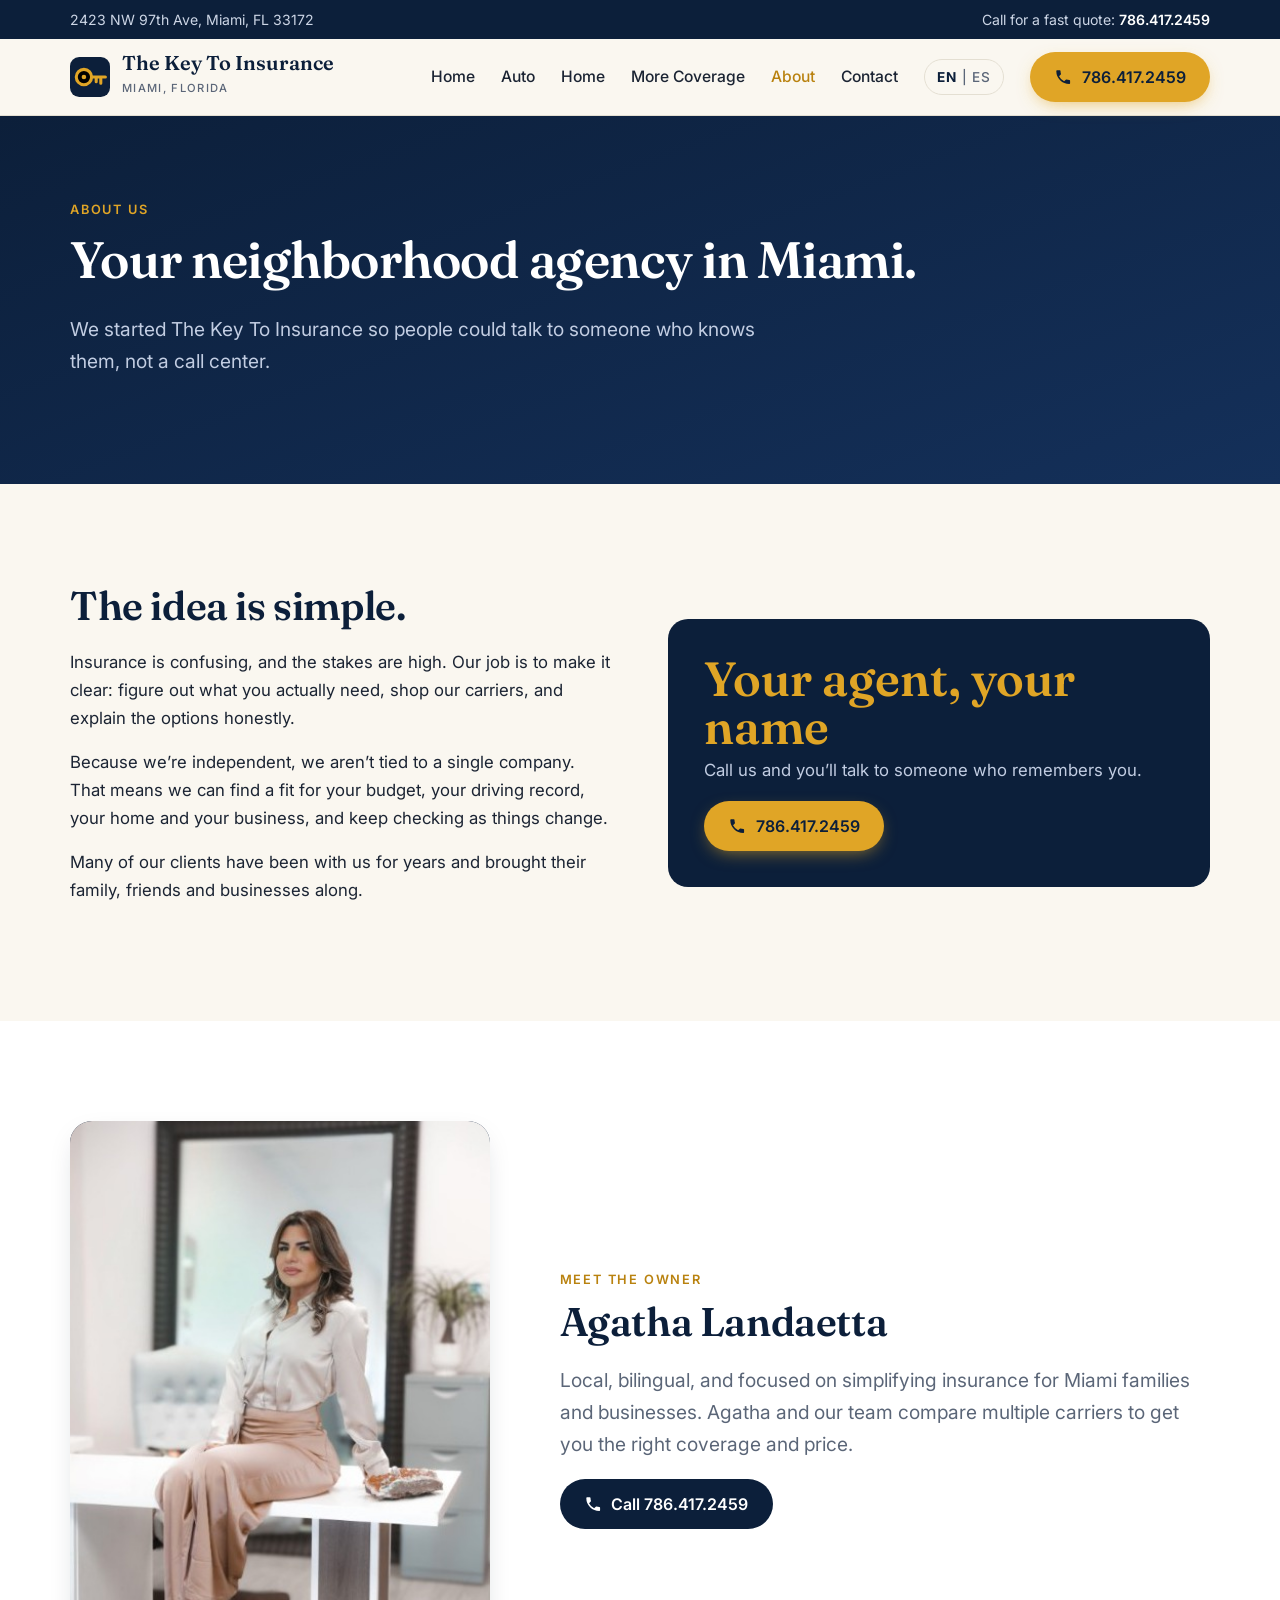
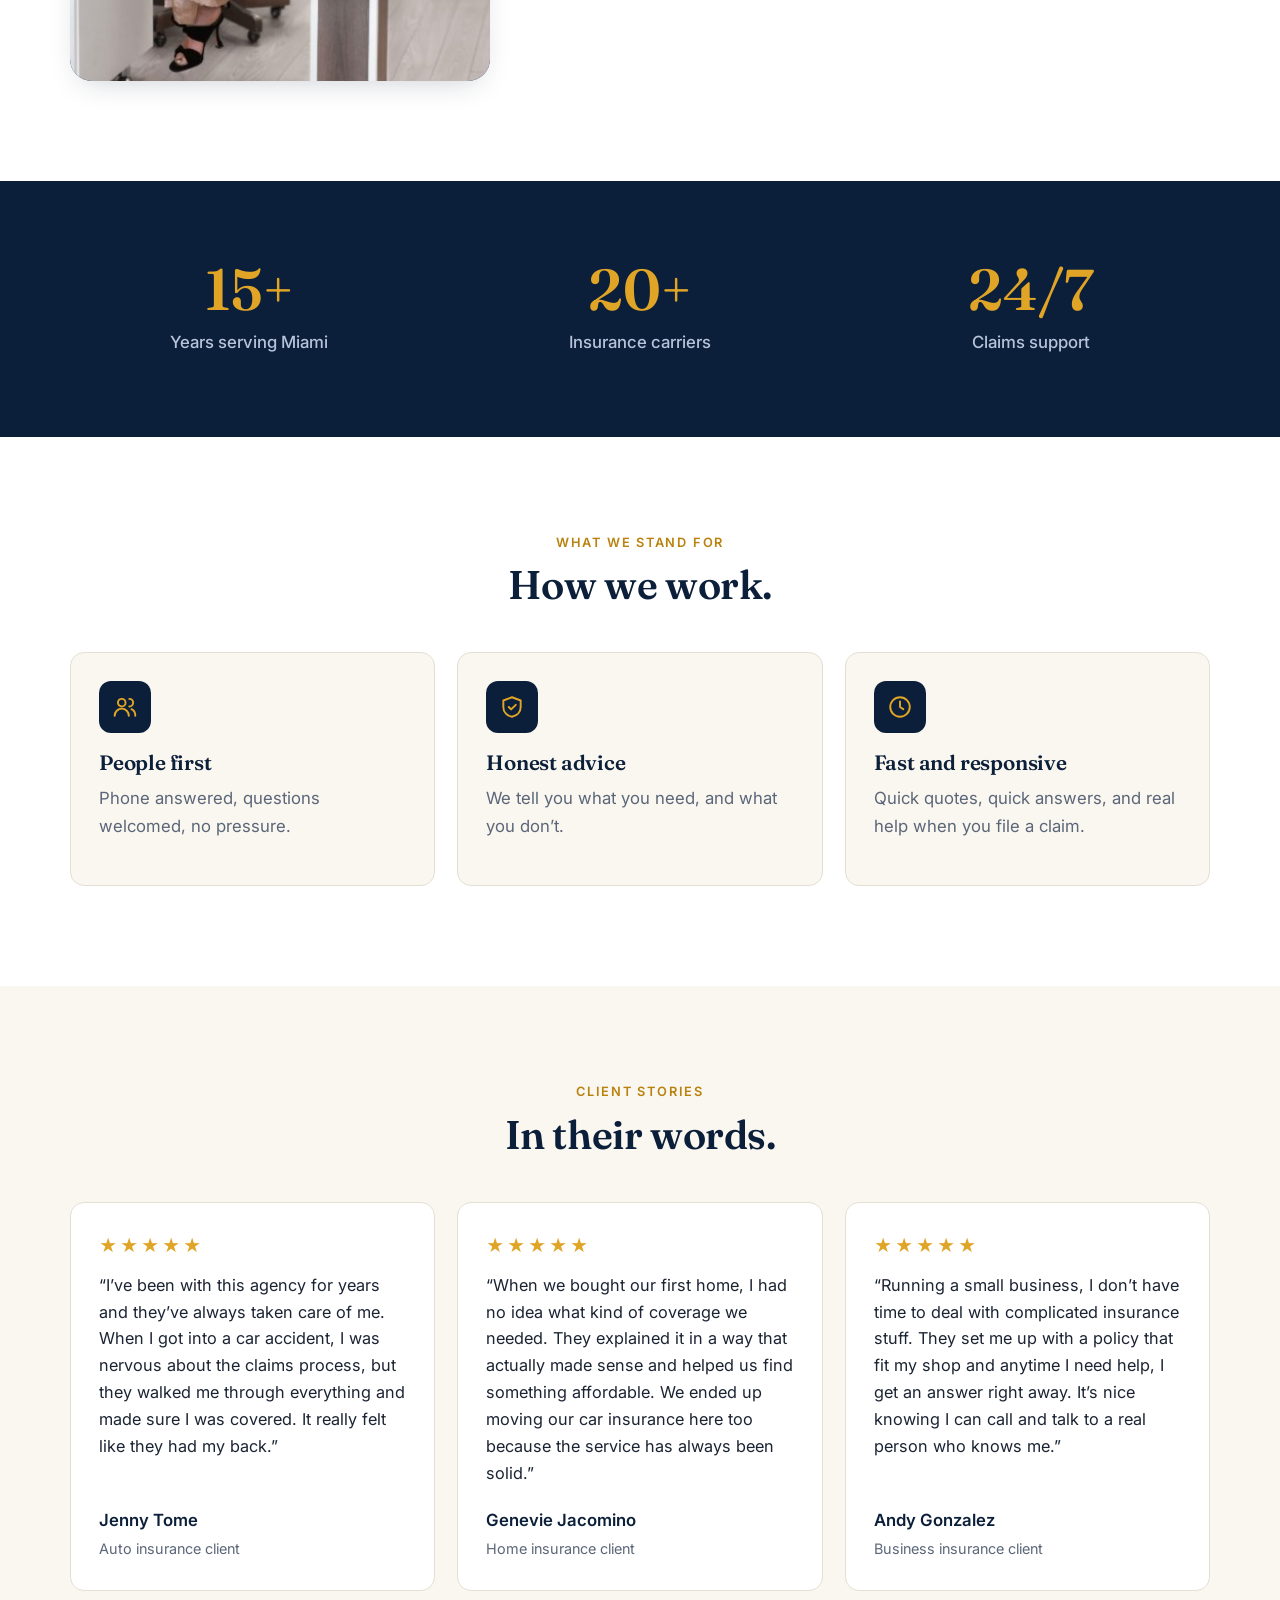
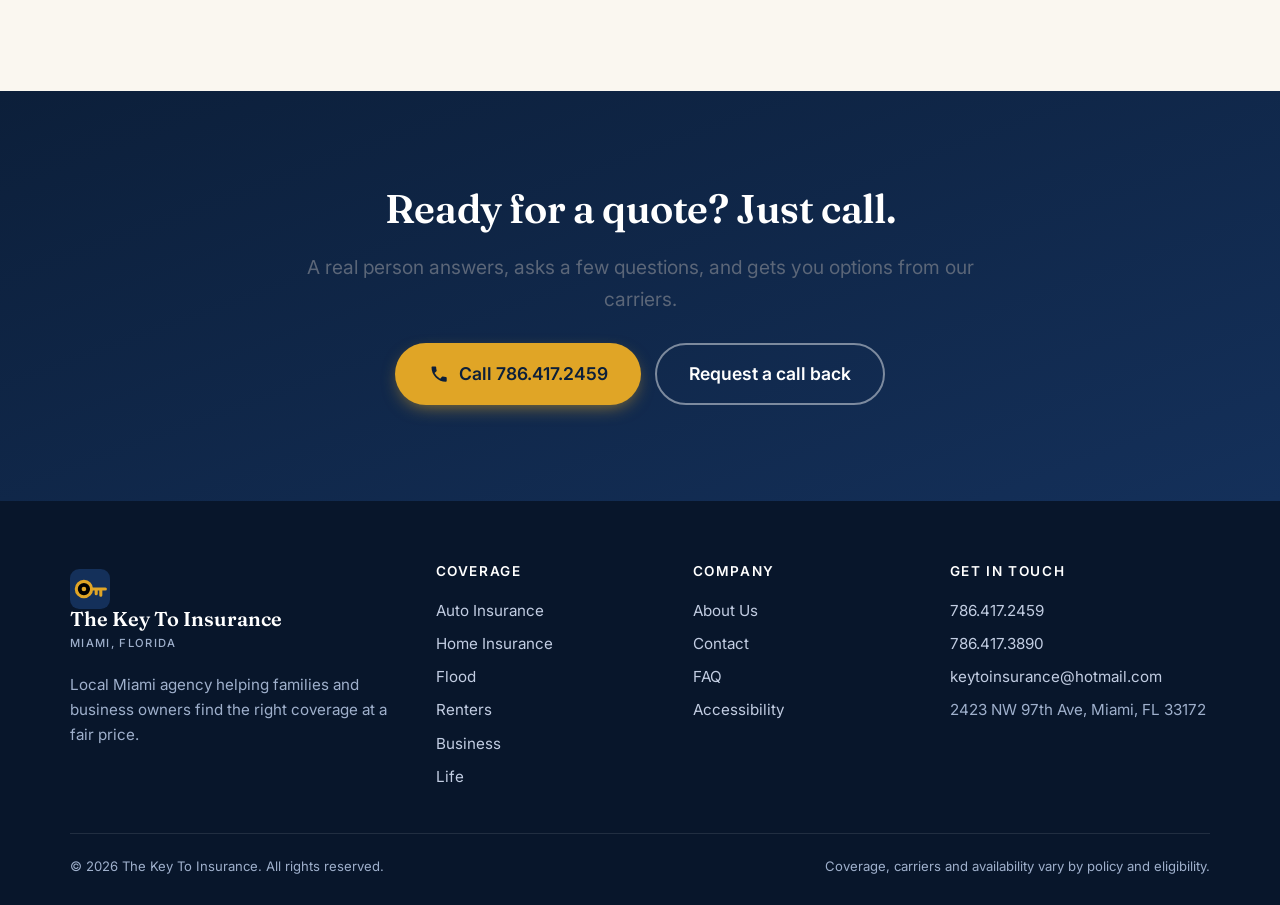
<file: site/about.html>
<!DOCTYPE html>
<html lang="en">
<head>
<meta charset="utf-8">
<meta name="viewport" content="width=device-width, initial-scale=1">
<title>About Us | The Key To Insurance, Miami</title>
<meta name="description" content="Meet The Key To Insurance, an independent Miami agency focused on honest advice and fast, friendly service.">
<link rel="canonical" href="https://www.thekeytoinsurance.com/about.html">
<link rel="alternate" hreflang="en" href="https://www.thekeytoinsurance.com/about.html">
<link rel="alternate" hreflang="es" href="https://www.thekeytoinsurance.com/es/nosotros.html">
<link rel="alternate" hreflang="x-default" href="https://www.thekeytoinsurance.com/about.html">
<meta property="og:title" content="About Us | The Key To Insurance, Miami">
<meta property="og:description" content="Meet The Key To Insurance, an independent Miami agency focused on honest advice and fast, friendly service.">
<meta property="og:type" content="website">
<meta property="og:url" content="https://www.thekeytoinsurance.com/about.html">
<meta property="og:locale" content="en_US">
<meta name="theme-color" content="#0c1f3a">
<link rel="icon" href="assets/favicon.svg" type="image/svg+xml">
<link rel="preconnect" href="https://fonts.googleapis.com">
<link rel="preconnect" href="https://fonts.gstatic.com" crossorigin>
<link href="https://fonts.googleapis.com/css2?family=Fraunces:ital,opsz,wght@0,9..144,500;0,9..144,600;1,9..144,500&family=Inter:wght@400;500;600;700&display=swap" rel="stylesheet">
<link rel="stylesheet" href="assets/styles.css">

</head>
<body>
<a class="skip" href="#main">Skip to content</a>
<div class="topbar"><div class="wrap"><span>2423 NW 97th Ave, Miami, FL 33172</span><span>Call for a fast quote: <a href="tel:+17864172459">786.417.2459</a></span></div></div>
<header class="site"><div class="wrap">
  <a class="brand" href="index.html" aria-label="The Key To Insurance, home"><svg viewBox="0 0 48 48"><rect width="48" height="48" rx="11" fill="#0c1f3a"/><g transform="translate(2 2) scale(.92)"><circle cx="16" cy="24" r="10" stroke="#e0a526" stroke-width="4"/><circle cx="16" cy="24" r="3" fill="#e0a526"/><path d="M26 24h18M38 24v8M32 24v6" stroke="#e0a526" stroke-width="4" stroke-linecap="round"/></g></svg><span><b>The Key To Insurance</b><small>Miami, Florida</small></span></a>
  <button class="menu-btn" aria-label="Menu" aria-expanded="false" aria-controls="nav"><svg viewBox="0 0 24 24" fill="none" stroke="currentColor" stroke-width="2" stroke-linecap="round"><path d="M4 7h16M4 12h16M4 17h16"/></svg></button>
  <nav class="main" id="nav" aria-label="Main"><a href="index.html">Home</a><a href="auto-insurance.html">Auto</a><a href="home-insurance.html">Home</a><a href="more-coverage.html">More Coverage</a><a href="about.html" aria-current="page">About</a><a href="contact.html">Contact</a><a class="lang" href="es/nosotros.html" hreflang="es" lang="es" aria-label="Ver en español"><b>EN</b> | ES</a><a class="btn btn-gold" href="tel:+17864172459"><svg viewBox="0 0 24 24" fill="currentColor" aria-hidden="true"><path d="M6.6 10.8a15 15 0 0 0 6.6 6.6l2.2-2.2a1 1 0 0 1 1-.25 11.4 11.4 0 0 0 3.6.57 1 1 0 0 1 1 1V20a1 1 0 0 1-1 1A17 17 0 0 1 3 4a1 1 0 0 1 1-1h3.5a1 1 0 0 1 1 1c0 1.25.2 2.45.57 3.6a1 1 0 0 1-.25 1z"/></svg>786.417.2459</a></nav>
</div></header>
<main id="main">

<section class="pagehead"><div class="wrap"><span class="eyebrow" style="color:var(--gold)">About us</span><h1>Your neighborhood agency in Miami.</h1><p class="lede">We started The Key To Insurance so people could talk to someone who knows them, not a call center.</p></div></section>
<section class="block"><div class="wrap split">
  <div><h2>The idea is simple.</h2>
    <p>Insurance is confusing, and the stakes are high. Our job is to make it clear: figure out what you actually need, shop our carriers, and explain the options honestly.</p>
    <p>Because we’re independent, we aren’t tied to a single company. That means we can find a fit for your budget, your driving record, your home and your business, and keep checking as things change.</p>
    <p>Many of our clients have been with us for years and brought their family, friends and businesses along.</p></div>
  <div class="panel"><div class="big">Your agent, your name</div><p>Call us and you’ll talk to someone who remembers you.</p>
    <a class="btn btn-gold" href="tel:+17864172459"><svg viewBox="0 0 24 24" fill="currentColor" aria-hidden="true"><path d="M6.6 10.8a15 15 0 0 0 6.6 6.6l2.2-2.2a1 1 0 0 1 1-.25 11.4 11.4 0 0 0 3.6.57 1 1 0 0 1 1 1V20a1 1 0 0 1-1 1A17 17 0 0 1 3 4a1 1 0 0 1 1-1h3.5a1 1 0 0 1 1 1c0 1.25.2 2.45.57 3.6a1 1 0 0 1-.25 1z"/></svg>786.417.2459</a></div>
</div></section>
<section class="block alt"><div class="wrap"><div class="owner">
  <figure class="owner-photo"><span class="initials" aria-hidden="true">AL</span><img src="assets/agatha-landaetta.jpg" alt="Agatha Landaetta, owner of The Key To Insurance" loading="lazy" onerror="this.remove()"></figure>
  <div><span class="eyebrow">Meet the owner</span><h2>Agatha Landaetta</h2>
  <p class="lede">Local, bilingual, and focused on simplifying insurance for Miami families and businesses. Agatha and our team compare multiple carriers to get you the right coverage and price.</p>
  <a class="btn btn-navy" href="tel:+17864172459"><svg viewBox="0 0 24 24" fill="currentColor" aria-hidden="true"><path d="M6.6 10.8a15 15 0 0 0 6.6 6.6l2.2-2.2a1 1 0 0 1 1-.25 11.4 11.4 0 0 0 3.6.57 1 1 0 0 1 1 1V20a1 1 0 0 1-1 1A17 17 0 0 1 3 4a1 1 0 0 1 1-1h3.5a1 1 0 0 1 1 1c0 1.25.2 2.45.57 3.6a1 1 0 0 1-.25 1z"/></svg>Call 786.417.2459</a></div>
</div></div></section>
<section class="stats" aria-label="By the numbers"><div class="wrap"><div><b>15+</b><span>Years serving Miami</span></div><div><b>20+</b><span>Insurance carriers</span></div><div><b>24/7</b><span>Claims support</span></div></div></section>
<section class="block alt"><div class="wrap">
  <div class="head center"><span class="eyebrow">What we stand for</span><h2>How we work.</h2></div>
  <div class="cards"><div class="card"><div class="ico"><svg viewBox="0 0 24 24" fill="none" stroke="currentColor" stroke-width="1.8" stroke-linecap="round" stroke-linejoin="round" aria-hidden="true"><circle cx="9" cy="8" r="3.500"/><path d="M2.500 20a6.500 6.500 0 0 1 13 0"/><path d="M16 4.500a3.500 3.500 0 0 1 0 7M18 14a6.500 6.500 0 0 1 3.500 6"/></svg></div><h3>People first</h3><p>Phone answered, questions welcomed, no pressure.</p></div><div class="card"><div class="ico"><svg viewBox="0 0 24 24" fill="none" stroke="currentColor" stroke-width="1.8" stroke-linecap="round" stroke-linejoin="round" aria-hidden="true"><path d="M12 3l8 3v6c0 4.500-3.300 8-8 9-4.700-1-8-4.500-8-9V6z"/><path d="M9 12l2.200 2.200L15.500 10"/></svg></div><h3>Honest advice</h3><p>We tell you what you need, and what you don’t.</p></div><div class="card"><div class="ico"><svg viewBox="0 0 24 24" fill="none" stroke="currentColor" stroke-width="1.8" stroke-linecap="round" stroke-linejoin="round" aria-hidden="true"><circle cx="12" cy="12" r="9"/><path d="M12 7v5l3 2"/></svg></div><h3>Fast and responsive</h3><p>Quick quotes, quick answers, and real help when you file a claim.</p></div></div>
</div></section>
<section class="block"><div class="wrap"><div class="head center"><span class="eyebrow">Client stories</span><h2>In their words.</h2></div><div class="cards"><figure class="card" style="margin:0">
  <div aria-label="5 out of 5 stars" style="color:var(--gold);letter-spacing:3px;font-size:1.1rem;margin-bottom:12px">★★★★★</div>
  <blockquote style="margin:0;flex:1;font-size:1.02rem">“I’ve been with this agency for years and they’ve always taken care of me. When I got into a car accident, I was nervous about the claims process, but they walked me through everything and made sure I was covered. It really felt like they had my back.”</blockquote>
  <figcaption style="margin-top:20px;font-weight:600;color:var(--navy)">Jenny Tome<br><span style="font-weight:400;color:var(--muted);font-size:.9rem">Auto insurance client</span></figcaption></figure><figure class="card" style="margin:0">
  <div aria-label="5 out of 5 stars" style="color:var(--gold);letter-spacing:3px;font-size:1.1rem;margin-bottom:12px">★★★★★</div>
  <blockquote style="margin:0;flex:1;font-size:1.02rem">“When we bought our first home, I had no idea what kind of coverage we needed. They explained it in a way that actually made sense and helped us find something affordable. We ended up moving our car insurance here too because the service has always been solid.”</blockquote>
  <figcaption style="margin-top:20px;font-weight:600;color:var(--navy)">Genevie Jacomino<br><span style="font-weight:400;color:var(--muted);font-size:.9rem">Home insurance client</span></figcaption></figure><figure class="card" style="margin:0">
  <div aria-label="5 out of 5 stars" style="color:var(--gold);letter-spacing:3px;font-size:1.1rem;margin-bottom:12px">★★★★★</div>
  <blockquote style="margin:0;flex:1;font-size:1.02rem">“Running a small business, I don’t have time to deal with complicated insurance stuff. They set me up with a policy that fit my shop and anytime I need help, I get an answer right away. It’s nice knowing I can call and talk to a real person who knows me.”</blockquote>
  <figcaption style="margin-top:20px;font-weight:600;color:var(--navy)">Andy Gonzalez<br><span style="font-weight:400;color:var(--muted);font-size:.9rem">Business insurance client</span></figcaption></figure></div></div></section>
<section class="cta"><div class="wrap">
  <h2>Ready for a quote? Just call.</h2><p class="lede" style="margin-inline:auto">A real person answers, asks a few questions, and gets you options from our carriers.</p>
  <div class="hero-actions"><a class="btn btn-gold btn-lg" href="tel:+17864172459"><svg viewBox="0 0 24 24" fill="currentColor" aria-hidden="true"><path d="M6.6 10.8a15 15 0 0 0 6.6 6.6l2.2-2.2a1 1 0 0 1 1-.25 11.4 11.4 0 0 0 3.6.57 1 1 0 0 1 1 1V20a1 1 0 0 1-1 1A17 17 0 0 1 3 4a1 1 0 0 1 1-1h3.5a1 1 0 0 1 1 1c0 1.25.2 2.45.57 3.6a1 1 0 0 1-.25 1z"/></svg>Call 786.417.2459</a><a class="btn btn-ghost btn-lg" href="contact.html#quote">Request a call back</a></div>
</div></section>

</main>
<footer class="site"><div class="wrap">
  <div class="cols">
    <div><a class="brand" href="index.html"><svg viewBox="0 0 48 48"><rect width="48" height="48" rx="11" fill="#14305a"/><g transform="translate(2 2) scale(.92)"><circle cx="16" cy="24" r="10" stroke="#e0a526" stroke-width="4"/><circle cx="16" cy="24" r="3" fill="#e0a526"/><path d="M26 24h18M38 24v8M32 24v6" stroke="#e0a526" stroke-width="4" stroke-linecap="round"/></g></svg><span><b>The Key To Insurance</b><small>Miami, Florida</small></span></a>
      <p>Local Miami agency helping families and business owners find the right coverage at a fair price.</p></div>
    <div><h4>Coverage</h4><a href="auto-insurance.html">Auto Insurance</a><a href="home-insurance.html">Home Insurance</a><a href="more-coverage.html#flood">Flood</a><a href="more-coverage.html#renters">Renters</a><a href="more-coverage.html#business">Business</a><a href="more-coverage.html#life">Life</a></div>
    <div><h4>Company</h4><a href="about.html">About Us</a><a href="contact.html">Contact</a><a href="index.html#faq">FAQ</a><a href="accessibility.html">Accessibility</a></div>
    <div><h4>Get in touch</h4><a href="tel:+17864172459">786.417.2459</a><a href="tel:+17864173890">786.417.3890</a><a href="mailto:keytoinsurance@hotmail.com">keytoinsurance@hotmail.com</a><span style="display:block;padding:4px 0">2423 NW 97th Ave, Miami, FL 33172</span></div>
  </div>
  <div class="legal"><span>© 2026 The Key To Insurance. All rights reserved.</span><span>Coverage, carriers and availability vary by policy and eligibility.</span></div>
</div></footer>
<div class="callbar"><a class="c" href="tel:+17864172459">Call now</a><a class="q" href="contact.html#quote">Get a quote</a></div>
<script src="assets/script.js"></script>
</body>
</html>
</file>
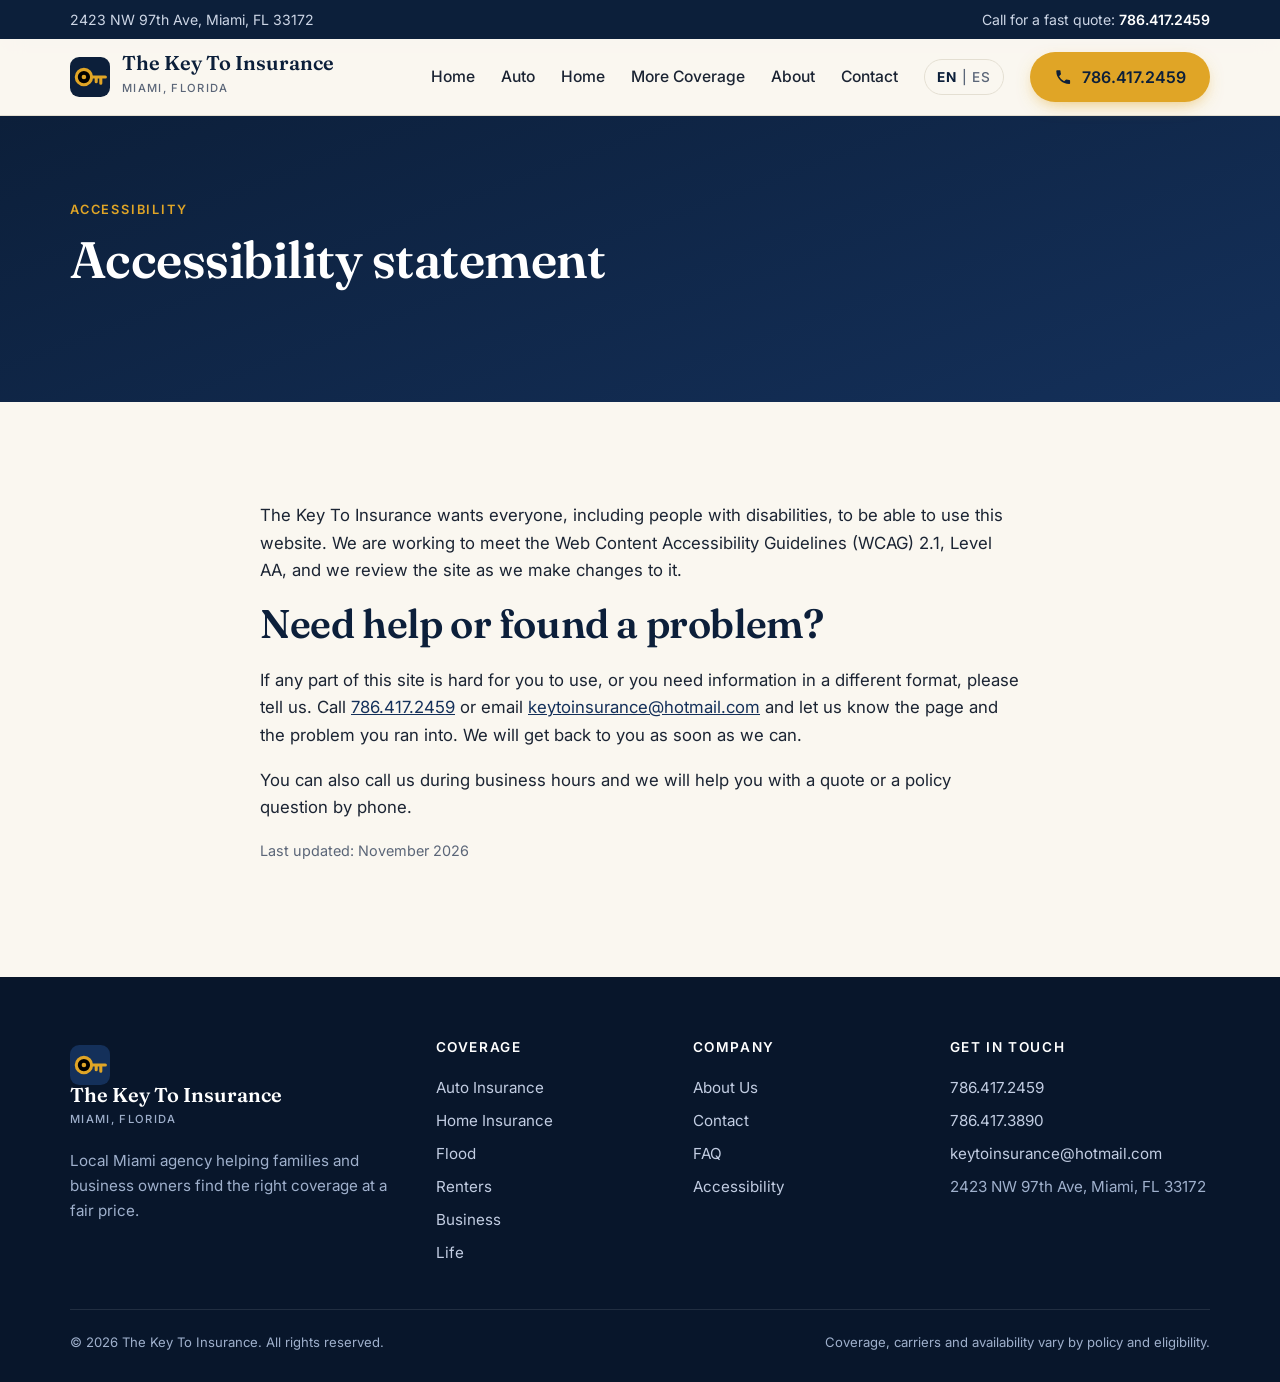
<file: site/accessibility.html>
<!DOCTYPE html>
<html lang="en">
<head>
<meta charset="utf-8">
<meta name="viewport" content="width=device-width, initial-scale=1">
<title>Accessibility Statement | The Key To Insurance</title>
<meta name="description" content="How The Key To Insurance works to make this website usable for everyone, and how to tell us about a problem.">
<link rel="canonical" href="https://www.thekeytoinsurance.com/accessibility.html">
<link rel="alternate" hreflang="en" href="https://www.thekeytoinsurance.com/accessibility.html">
<link rel="alternate" hreflang="es" href="https://www.thekeytoinsurance.com/es/accesibilidad.html">
<link rel="alternate" hreflang="x-default" href="https://www.thekeytoinsurance.com/accessibility.html">
<meta property="og:title" content="Accessibility Statement | The Key To Insurance">
<meta property="og:description" content="How The Key To Insurance works to make this website usable for everyone, and how to tell us about a problem.">
<meta property="og:type" content="website">
<meta property="og:url" content="https://www.thekeytoinsurance.com/accessibility.html">
<meta property="og:locale" content="en_US">
<meta name="theme-color" content="#0c1f3a">
<link rel="icon" href="assets/favicon.svg" type="image/svg+xml">
<link rel="preconnect" href="https://fonts.googleapis.com">
<link rel="preconnect" href="https://fonts.gstatic.com" crossorigin>
<link href="https://fonts.googleapis.com/css2?family=Fraunces:ital,opsz,wght@0,9..144,500;0,9..144,600;1,9..144,500&family=Inter:wght@400;500;600;700&display=swap" rel="stylesheet">
<link rel="stylesheet" href="assets/styles.css">

</head>
<body>
<a class="skip" href="#main">Skip to content</a>
<div class="topbar"><div class="wrap"><span>2423 NW 97th Ave, Miami, FL 33172</span><span>Call for a fast quote: <a href="tel:+17864172459">786.417.2459</a></span></div></div>
<header class="site"><div class="wrap">
  <a class="brand" href="index.html" aria-label="The Key To Insurance, home"><svg viewBox="0 0 48 48"><rect width="48" height="48" rx="11" fill="#0c1f3a"/><g transform="translate(2 2) scale(.92)"><circle cx="16" cy="24" r="10" stroke="#e0a526" stroke-width="4"/><circle cx="16" cy="24" r="3" fill="#e0a526"/><path d="M26 24h18M38 24v8M32 24v6" stroke="#e0a526" stroke-width="4" stroke-linecap="round"/></g></svg><span><b>The Key To Insurance</b><small>Miami, Florida</small></span></a>
  <button class="menu-btn" aria-label="Menu" aria-expanded="false" aria-controls="nav"><svg viewBox="0 0 24 24" fill="none" stroke="currentColor" stroke-width="2" stroke-linecap="round"><path d="M4 7h16M4 12h16M4 17h16"/></svg></button>
  <nav class="main" id="nav" aria-label="Main"><a href="index.html">Home</a><a href="auto-insurance.html">Auto</a><a href="home-insurance.html">Home</a><a href="more-coverage.html">More Coverage</a><a href="about.html">About</a><a href="contact.html">Contact</a><a class="lang" href="es/accesibilidad.html" hreflang="es" lang="es" aria-label="Ver en español"><b>EN</b> | ES</a><a class="btn btn-gold" href="tel:+17864172459"><svg viewBox="0 0 24 24" fill="currentColor" aria-hidden="true"><path d="M6.6 10.8a15 15 0 0 0 6.6 6.6l2.2-2.2a1 1 0 0 1 1-.25 11.4 11.4 0 0 0 3.6.57 1 1 0 0 1 1 1V20a1 1 0 0 1-1 1A17 17 0 0 1 3 4a1 1 0 0 1 1-1h3.5a1 1 0 0 1 1 1c0 1.25.2 2.45.57 3.6a1 1 0 0 1-.25 1z"/></svg>786.417.2459</a></nav>
</div></header>
<main id="main">

<section class="pagehead"><div class="wrap"><span class="eyebrow" style="color:var(--gold)">Accessibility</span><h1>Accessibility statement</h1></div></section>
<section class="block"><div class="wrap" style="max-width:760px">
  <p>The Key To Insurance wants everyone, including people with disabilities, to be able to use this website. We are working to meet the Web Content Accessibility Guidelines (WCAG) 2.1, Level AA, and we review the site as we make changes to it.</p>
  <h2>Need help or found a problem?</h2>
  <p>If any part of this site is hard for you to use, or you need information in a different format, please tell us. Call <a href="tel:+17864172459">786.417.2459</a> or email <a href="mailto:keytoinsurance@hotmail.com">keytoinsurance@hotmail.com</a> and let us know the page and the problem you ran into. We will get back to you as soon as we can.</p>
  <p>You can also call us during business hours and we will help you with a quote or a policy question by phone.</p>
  <p style="color:var(--muted);font-size:.9rem">Last updated: November 2026</p>
</div></section>

</main>
<footer class="site"><div class="wrap">
  <div class="cols">
    <div><a class="brand" href="index.html"><svg viewBox="0 0 48 48"><rect width="48" height="48" rx="11" fill="#14305a"/><g transform="translate(2 2) scale(.92)"><circle cx="16" cy="24" r="10" stroke="#e0a526" stroke-width="4"/><circle cx="16" cy="24" r="3" fill="#e0a526"/><path d="M26 24h18M38 24v8M32 24v6" stroke="#e0a526" stroke-width="4" stroke-linecap="round"/></g></svg><span><b>The Key To Insurance</b><small>Miami, Florida</small></span></a>
      <p>Local Miami agency helping families and business owners find the right coverage at a fair price.</p></div>
    <div><h4>Coverage</h4><a href="auto-insurance.html">Auto Insurance</a><a href="home-insurance.html">Home Insurance</a><a href="more-coverage.html#flood">Flood</a><a href="more-coverage.html#renters">Renters</a><a href="more-coverage.html#business">Business</a><a href="more-coverage.html#life">Life</a></div>
    <div><h4>Company</h4><a href="about.html">About Us</a><a href="contact.html">Contact</a><a href="index.html#faq">FAQ</a><a href="accessibility.html">Accessibility</a></div>
    <div><h4>Get in touch</h4><a href="tel:+17864172459">786.417.2459</a><a href="tel:+17864173890">786.417.3890</a><a href="mailto:keytoinsurance@hotmail.com">keytoinsurance@hotmail.com</a><span style="display:block;padding:4px 0">2423 NW 97th Ave, Miami, FL 33172</span></div>
  </div>
  <div class="legal"><span>© 2026 The Key To Insurance. All rights reserved.</span><span>Coverage, carriers and availability vary by policy and eligibility.</span></div>
</div></footer>
<div class="callbar"><a class="c" href="tel:+17864172459">Call now</a><a class="q" href="contact.html#quote">Get a quote</a></div>
<script src="assets/script.js"></script>
</body>
</html>
</file>
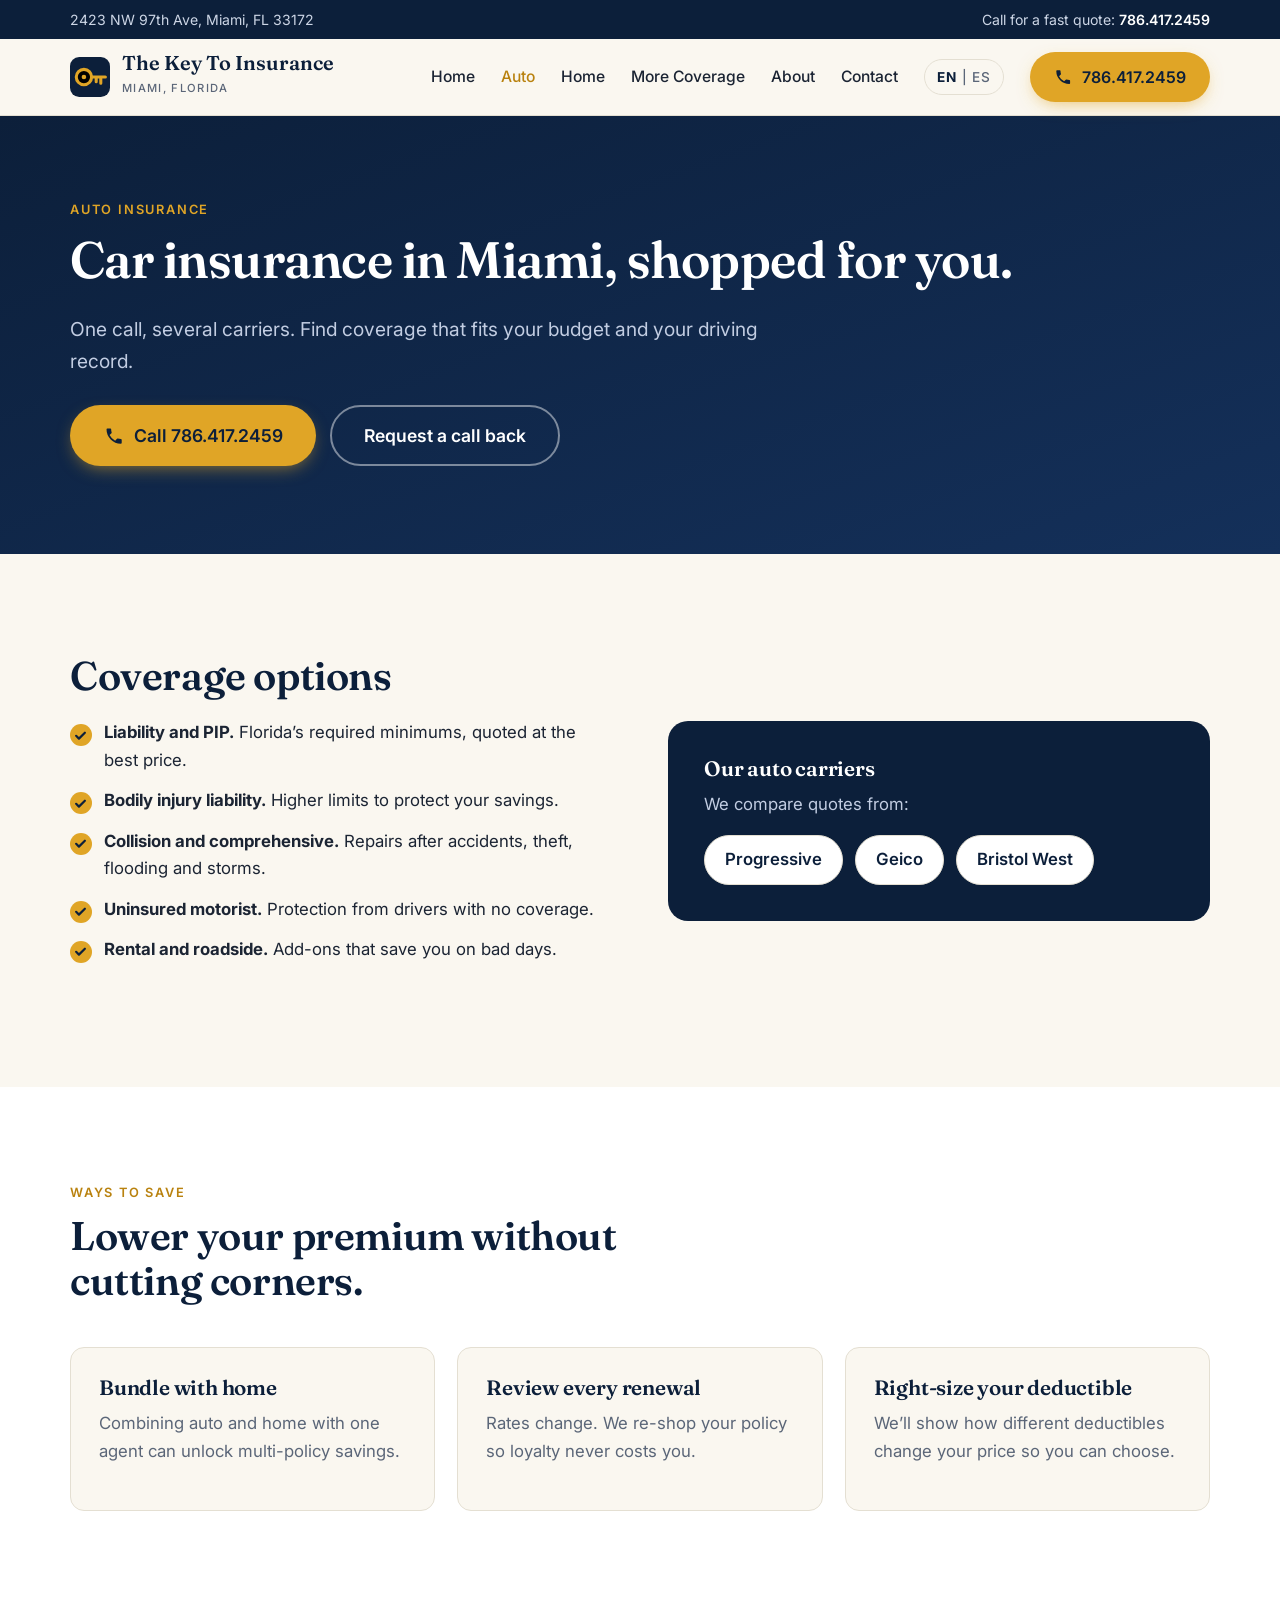
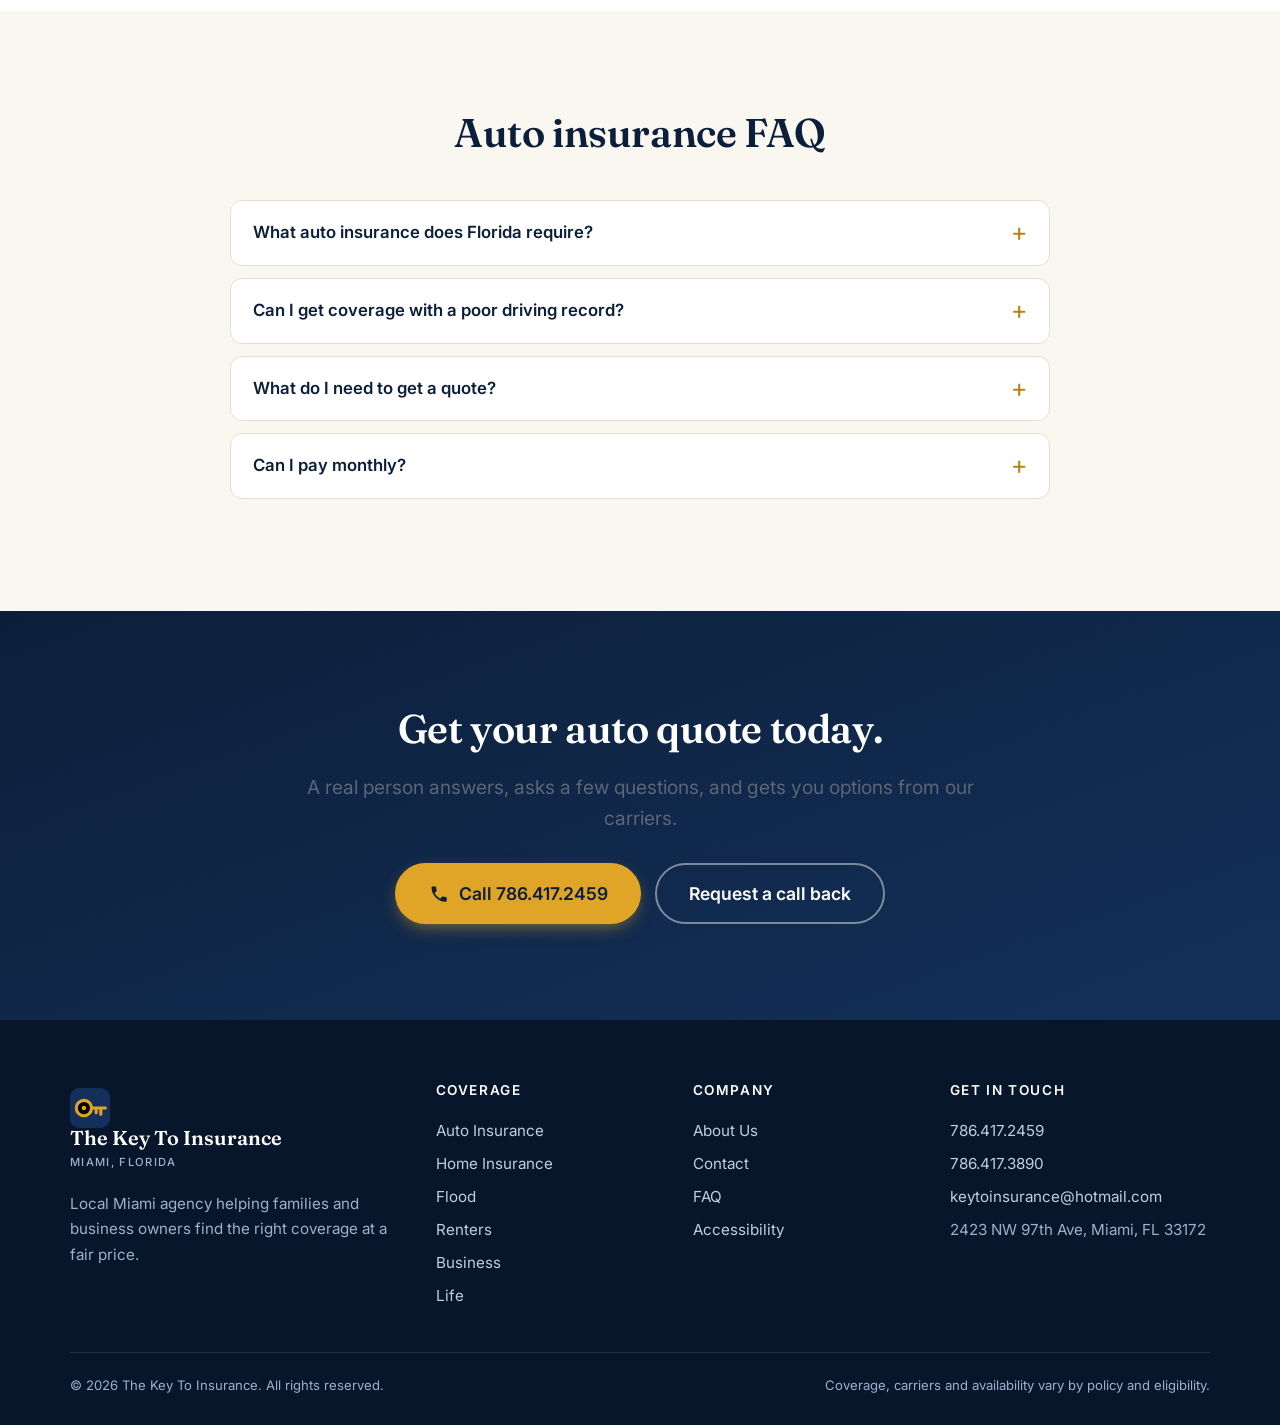
<file: site/auto-insurance.html>
<!DOCTYPE html>
<html lang="en">
<head>
<meta charset="utf-8">
<meta name="viewport" content="width=device-width, initial-scale=1">
<title>Auto Insurance in Miami, FL | The Key To Insurance</title>
<meta name="description" content="Compare auto insurance from Progressive, Geico and Bristol West. Fast quotes from a local Miami agency. Call 786.417.2459.">
<link rel="canonical" href="https://www.thekeytoinsurance.com/auto-insurance.html">
<link rel="alternate" hreflang="en" href="https://www.thekeytoinsurance.com/auto-insurance.html">
<link rel="alternate" hreflang="es" href="https://www.thekeytoinsurance.com/es/seguro-de-auto.html">
<link rel="alternate" hreflang="x-default" href="https://www.thekeytoinsurance.com/auto-insurance.html">
<meta property="og:title" content="Auto Insurance in Miami, FL | The Key To Insurance">
<meta property="og:description" content="Compare auto insurance from Progressive, Geico and Bristol West. Fast quotes from a local Miami agency. Call 786.417.2459.">
<meta property="og:type" content="website">
<meta property="og:url" content="https://www.thekeytoinsurance.com/auto-insurance.html">
<meta property="og:locale" content="en_US">
<meta name="theme-color" content="#0c1f3a">
<link rel="icon" href="assets/favicon.svg" type="image/svg+xml">
<link rel="preconnect" href="https://fonts.googleapis.com">
<link rel="preconnect" href="https://fonts.gstatic.com" crossorigin>
<link href="https://fonts.googleapis.com/css2?family=Fraunces:ital,opsz,wght@0,9..144,500;0,9..144,600;1,9..144,500&family=Inter:wght@400;500;600;700&display=swap" rel="stylesheet">
<link rel="stylesheet" href="assets/styles.css">

</head>
<body>
<a class="skip" href="#main">Skip to content</a>
<div class="topbar"><div class="wrap"><span>2423 NW 97th Ave, Miami, FL 33172</span><span>Call for a fast quote: <a href="tel:+17864172459">786.417.2459</a></span></div></div>
<header class="site"><div class="wrap">
  <a class="brand" href="index.html" aria-label="The Key To Insurance, home"><svg viewBox="0 0 48 48"><rect width="48" height="48" rx="11" fill="#0c1f3a"/><g transform="translate(2 2) scale(.92)"><circle cx="16" cy="24" r="10" stroke="#e0a526" stroke-width="4"/><circle cx="16" cy="24" r="3" fill="#e0a526"/><path d="M26 24h18M38 24v8M32 24v6" stroke="#e0a526" stroke-width="4" stroke-linecap="round"/></g></svg><span><b>The Key To Insurance</b><small>Miami, Florida</small></span></a>
  <button class="menu-btn" aria-label="Menu" aria-expanded="false" aria-controls="nav"><svg viewBox="0 0 24 24" fill="none" stroke="currentColor" stroke-width="2" stroke-linecap="round"><path d="M4 7h16M4 12h16M4 17h16"/></svg></button>
  <nav class="main" id="nav" aria-label="Main"><a href="index.html">Home</a><a href="auto-insurance.html" aria-current="page">Auto</a><a href="home-insurance.html">Home</a><a href="more-coverage.html">More Coverage</a><a href="about.html">About</a><a href="contact.html">Contact</a><a class="lang" href="es/seguro-de-auto.html" hreflang="es" lang="es" aria-label="Ver en español"><b>EN</b> | ES</a><a class="btn btn-gold" href="tel:+17864172459"><svg viewBox="0 0 24 24" fill="currentColor" aria-hidden="true"><path d="M6.6 10.8a15 15 0 0 0 6.6 6.6l2.2-2.2a1 1 0 0 1 1-.25 11.4 11.4 0 0 0 3.6.57 1 1 0 0 1 1 1V20a1 1 0 0 1-1 1A17 17 0 0 1 3 4a1 1 0 0 1 1-1h3.5a1 1 0 0 1 1 1c0 1.25.2 2.45.57 3.6a1 1 0 0 1-.25 1z"/></svg>786.417.2459</a></nav>
</div></header>
<main id="main">

<section class="pagehead"><div class="wrap"><span class="eyebrow" style="color:var(--gold)">Auto insurance</span><h1>Car insurance in Miami, shopped for you.</h1><p class="lede">One call, several carriers. Find coverage that fits your budget and your driving record.</p><div class="hero-actions"><a class="btn btn-gold btn-lg" href="tel:+17864172459"><svg viewBox="0 0 24 24" fill="currentColor" aria-hidden="true"><path d="M6.6 10.8a15 15 0 0 0 6.6 6.6l2.2-2.2a1 1 0 0 1 1-.25 11.4 11.4 0 0 0 3.6.57 1 1 0 0 1 1 1V20a1 1 0 0 1-1 1A17 17 0 0 1 3 4a1 1 0 0 1 1-1h3.5a1 1 0 0 1 1 1c0 1.25.2 2.45.57 3.6a1 1 0 0 1-.25 1z"/></svg>Call 786.417.2459</a><a class="btn btn-ghost btn-lg" href="contact.html#quote">Request a call back</a></div></div></section>
<section class="block"><div class="wrap split">
  <div><h2>Coverage options</h2>
    <ul class="checks"><li><b>Liability and PIP.</b> Florida’s required minimums, quoted at the best price.</li><li><b>Bodily injury liability.</b> Higher limits to protect your savings.</li><li><b>Collision and comprehensive.</b> Repairs after accidents, theft, flooding and storms.</li><li><b>Uninsured motorist.</b> Protection from drivers with no coverage.</li><li><b>Rental and roadside.</b> Add-ons that save you on bad days.</li></ul></div>
  <div class="panel"><h3>Our auto carriers</h3><p>We compare quotes from:</p>
    <div class="carriers"><span>Progressive</span><span>Geico</span><span>Bristol West</span></div></div>
</div></section>
<section class="block alt"><div class="wrap">
  <div class="head"><span class="eyebrow">Ways to save</span><h2>Lower your premium without cutting corners.</h2></div>
  <div class="cards">
    <div class="card"><h3>Bundle with home</h3><p>Combining auto and home with one agent can unlock multi-policy savings.</p></div>
    <div class="card"><h3>Review every renewal</h3><p>Rates change. We re-shop your policy so loyalty never costs you.</p></div>
    <div class="card"><h3>Right-size your deductible</h3><p>We’ll show how different deductibles change your price so you can choose.</p></div>
  </div>
</div></section>
<section class="block"><div class="wrap" style="max-width:820px"><div class="head center"><h2>Auto insurance FAQ</h2></div><details><summary>What auto insurance does Florida require?</summary><p>Florida requires Personal Injury Protection (PIP) and Property Damage Liability. Most drivers want more, such as bodily injury liability, uninsured motorist and collision/comprehensive. We’ll walk through what makes sense for you.</p></details><details><summary>Can I get coverage with a poor driving record?</summary><p>Frequently. Carriers like Progressive, Geico and Bristol West serve a wide range of drivers. Call us for an honest read on your options.</p></details><details><summary>What do I need to get a quote?</summary><p>Driver’s license number, vehicle year/make/model (or VIN), and your current policy info if you have it. A phone call is usually all it takes.</p></details><details><summary>Can I pay monthly?</summary><p>Most carriers offer several payment plans. We’ll show you the down payment and monthly cost for each option.</p></details></div></section>
<section class="cta"><div class="wrap">
  <h2>Get your auto quote today.</h2><p class="lede" style="margin-inline:auto">A real person answers, asks a few questions, and gets you options from our carriers.</p>
  <div class="hero-actions"><a class="btn btn-gold btn-lg" href="tel:+17864172459"><svg viewBox="0 0 24 24" fill="currentColor" aria-hidden="true"><path d="M6.6 10.8a15 15 0 0 0 6.6 6.6l2.2-2.2a1 1 0 0 1 1-.25 11.4 11.4 0 0 0 3.6.57 1 1 0 0 1 1 1V20a1 1 0 0 1-1 1A17 17 0 0 1 3 4a1 1 0 0 1 1-1h3.5a1 1 0 0 1 1 1c0 1.25.2 2.45.57 3.6a1 1 0 0 1-.25 1z"/></svg>Call 786.417.2459</a><a class="btn btn-ghost btn-lg" href="contact.html#quote">Request a call back</a></div>
</div></section>

</main>
<footer class="site"><div class="wrap">
  <div class="cols">
    <div><a class="brand" href="index.html"><svg viewBox="0 0 48 48"><rect width="48" height="48" rx="11" fill="#14305a"/><g transform="translate(2 2) scale(.92)"><circle cx="16" cy="24" r="10" stroke="#e0a526" stroke-width="4"/><circle cx="16" cy="24" r="3" fill="#e0a526"/><path d="M26 24h18M38 24v8M32 24v6" stroke="#e0a526" stroke-width="4" stroke-linecap="round"/></g></svg><span><b>The Key To Insurance</b><small>Miami, Florida</small></span></a>
      <p>Local Miami agency helping families and business owners find the right coverage at a fair price.</p></div>
    <div><h4>Coverage</h4><a href="auto-insurance.html">Auto Insurance</a><a href="home-insurance.html">Home Insurance</a><a href="more-coverage.html#flood">Flood</a><a href="more-coverage.html#renters">Renters</a><a href="more-coverage.html#business">Business</a><a href="more-coverage.html#life">Life</a></div>
    <div><h4>Company</h4><a href="about.html">About Us</a><a href="contact.html">Contact</a><a href="index.html#faq">FAQ</a><a href="accessibility.html">Accessibility</a></div>
    <div><h4>Get in touch</h4><a href="tel:+17864172459">786.417.2459</a><a href="tel:+17864173890">786.417.3890</a><a href="mailto:keytoinsurance@hotmail.com">keytoinsurance@hotmail.com</a><span style="display:block;padding:4px 0">2423 NW 97th Ave, Miami, FL 33172</span></div>
  </div>
  <div class="legal"><span>© 2026 The Key To Insurance. All rights reserved.</span><span>Coverage, carriers and availability vary by policy and eligibility.</span></div>
</div></footer>
<div class="callbar"><a class="c" href="tel:+17864172459">Call now</a><a class="q" href="contact.html#quote">Get a quote</a></div>
<script src="assets/script.js"></script>
</body>
</html>
</file>
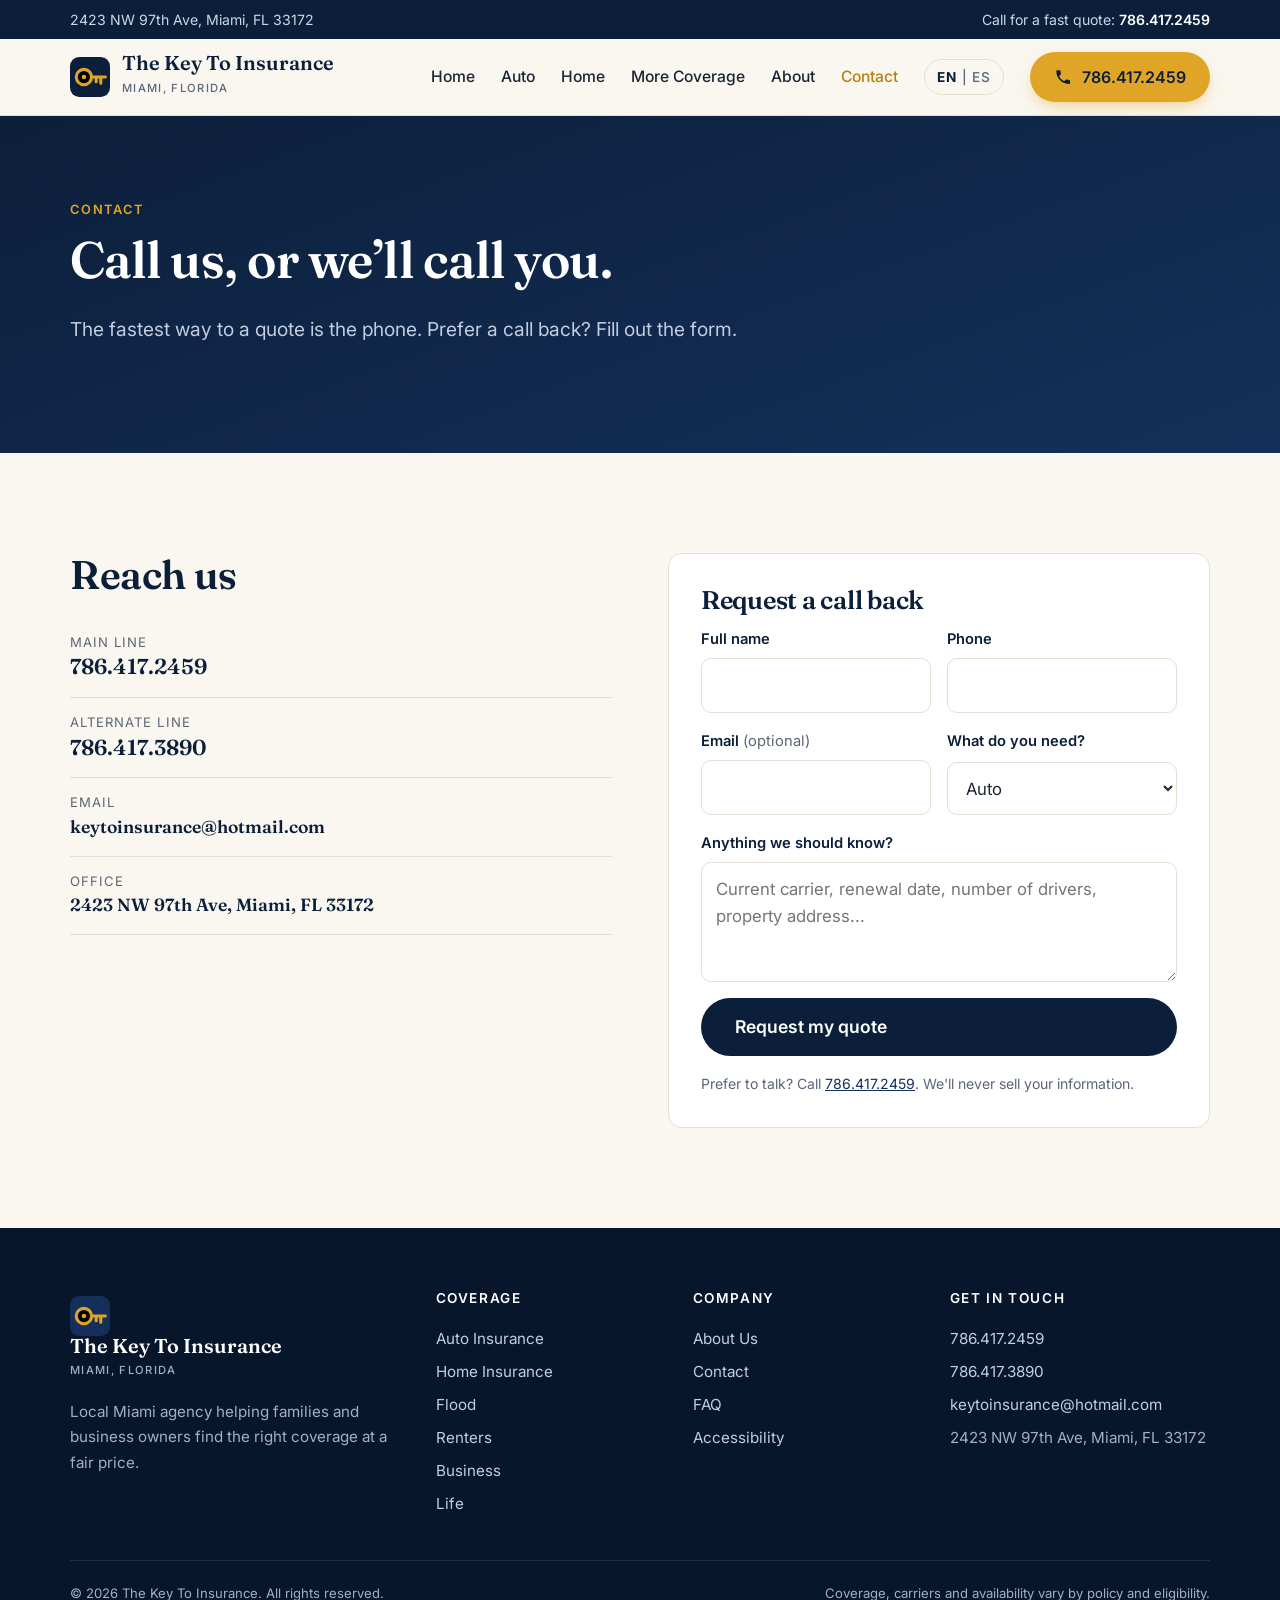
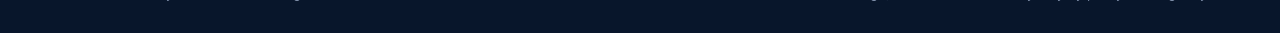
<file: site/contact.html>
<!DOCTYPE html>
<html lang="en">
<head>
<meta charset="utf-8">
<meta name="viewport" content="width=device-width, initial-scale=1">
<title>Contact &amp; Free Quote | The Key To Insurance, Miami</title>
<meta name="description" content="Call 786.417.2459 or request a callback for a free insurance quote. The Key To Insurance, 2423 NW 97th Ave, Miami, FL.">
<link rel="canonical" href="https://www.thekeytoinsurance.com/contact.html">
<link rel="alternate" hreflang="en" href="https://www.thekeytoinsurance.com/contact.html">
<link rel="alternate" hreflang="es" href="https://www.thekeytoinsurance.com/es/contacto.html">
<link rel="alternate" hreflang="x-default" href="https://www.thekeytoinsurance.com/contact.html">
<meta property="og:title" content="Contact &amp; Free Quote | The Key To Insurance, Miami">
<meta property="og:description" content="Call 786.417.2459 or request a callback for a free insurance quote. The Key To Insurance, 2423 NW 97th Ave, Miami, FL.">
<meta property="og:type" content="website">
<meta property="og:url" content="https://www.thekeytoinsurance.com/contact.html">
<meta property="og:locale" content="en_US">
<meta name="theme-color" content="#0c1f3a">
<link rel="icon" href="assets/favicon.svg" type="image/svg+xml">
<link rel="preconnect" href="https://fonts.googleapis.com">
<link rel="preconnect" href="https://fonts.gstatic.com" crossorigin>
<link href="https://fonts.googleapis.com/css2?family=Fraunces:ital,opsz,wght@0,9..144,500;0,9..144,600;1,9..144,500&family=Inter:wght@400;500;600;700&display=swap" rel="stylesheet">
<link rel="stylesheet" href="assets/styles.css">

</head>
<body>
<a class="skip" href="#main">Skip to content</a>
<div class="topbar"><div class="wrap"><span>2423 NW 97th Ave, Miami, FL 33172</span><span>Call for a fast quote: <a href="tel:+17864172459">786.417.2459</a></span></div></div>
<header class="site"><div class="wrap">
  <a class="brand" href="index.html" aria-label="The Key To Insurance, home"><svg viewBox="0 0 48 48"><rect width="48" height="48" rx="11" fill="#0c1f3a"/><g transform="translate(2 2) scale(.92)"><circle cx="16" cy="24" r="10" stroke="#e0a526" stroke-width="4"/><circle cx="16" cy="24" r="3" fill="#e0a526"/><path d="M26 24h18M38 24v8M32 24v6" stroke="#e0a526" stroke-width="4" stroke-linecap="round"/></g></svg><span><b>The Key To Insurance</b><small>Miami, Florida</small></span></a>
  <button class="menu-btn" aria-label="Menu" aria-expanded="false" aria-controls="nav"><svg viewBox="0 0 24 24" fill="none" stroke="currentColor" stroke-width="2" stroke-linecap="round"><path d="M4 7h16M4 12h16M4 17h16"/></svg></button>
  <nav class="main" id="nav" aria-label="Main"><a href="index.html">Home</a><a href="auto-insurance.html">Auto</a><a href="home-insurance.html">Home</a><a href="more-coverage.html">More Coverage</a><a href="about.html">About</a><a href="contact.html" aria-current="page">Contact</a><a class="lang" href="es/contacto.html" hreflang="es" lang="es" aria-label="Ver en español"><b>EN</b> | ES</a><a class="btn btn-gold" href="tel:+17864172459"><svg viewBox="0 0 24 24" fill="currentColor" aria-hidden="true"><path d="M6.6 10.8a15 15 0 0 0 6.6 6.6l2.2-2.2a1 1 0 0 1 1-.25 11.4 11.4 0 0 0 3.6.57 1 1 0 0 1 1 1V20a1 1 0 0 1-1 1A17 17 0 0 1 3 4a1 1 0 0 1 1-1h3.5a1 1 0 0 1 1 1c0 1.25.2 2.45.57 3.6a1 1 0 0 1-.25 1z"/></svg>786.417.2459</a></nav>
</div></header>
<main id="main">

<section class="pagehead"><div class="wrap"><span class="eyebrow" style="color:var(--gold)">Contact</span><h1>Call us, or we’ll call you.</h1><p class="lede">The fastest way to a quote is the phone. Prefer a call back? Fill out the form.</p></div></section>
<section class="block"><div class="wrap split" style="align-items:start">
  <div>
    <h2>Reach us</h2>
    <ul class="contact-list">
      <li><small>Main line</small><a href="tel:+17864172459">786.417.2459</a></li><li><small>Alternate line</small><a href="tel:+17864173890">786.417.3890</a></li>
      <li><small>Email</small><a href="mailto:keytoinsurance@hotmail.com" style="font-size:1.1rem">keytoinsurance@hotmail.com</a></li>
      <li><small>Office</small><a href="https://maps.google.com/?q=2423+NW+97th+Ave,+Miami,+FL+33172" style="font-size:1.1rem">2423 NW 97th Ave, Miami, FL 33172</a></li>
    </ul>
  </div>
  <div id="quote" class="card" style="padding:32px"><h2 style="font-size:1.6rem">Request a call back</h2><form class="quote" id="quote-form">
  <div class="row"><div class="field"><label for="name">Full name</label><input id="name" name="name" autocomplete="name" required></div>
  <div class="field"><label for="phone">Phone</label><input id="phone" name="phone" type="tel" autocomplete="tel" required></div></div>
  <div class="row"><div class="field"><label for="email">Email <span style="font-weight:400;color:var(--muted)">(optional)</span></label><input id="email" name="email" type="email" autocomplete="email"></div>
  <div class="field"><label for="coverage">What do you need?</label><select id="coverage" name="coverage"><option>Auto</option><option>Home</option><option>Flood</option><option>Renters</option><option>Business</option><option>Life</option><option>Not sure yet</option></select></div></div>
  <div class="field"><label for="notes">Anything we should know?</label><textarea id="notes" name="notes" placeholder="Current carrier, renewal date, number of drivers, property address..."></textarea></div>
  <input class="hp" name="website" tabindex="-1" autocomplete="off" aria-hidden="true">
  <button class="btn btn-navy btn-lg" type="submit">Request my quote</button>
  <p class="form-msg" role="status"></p>
  <p style="font-size:.88rem;color:var(--muted);margin:0">Prefer to talk? Call <a href="tel:+17864172459">786.417.2459</a>. We'll never sell your information.</p>
</form></div>
</div></section>

</main>
<footer class="site"><div class="wrap">
  <div class="cols">
    <div><a class="brand" href="index.html"><svg viewBox="0 0 48 48"><rect width="48" height="48" rx="11" fill="#14305a"/><g transform="translate(2 2) scale(.92)"><circle cx="16" cy="24" r="10" stroke="#e0a526" stroke-width="4"/><circle cx="16" cy="24" r="3" fill="#e0a526"/><path d="M26 24h18M38 24v8M32 24v6" stroke="#e0a526" stroke-width="4" stroke-linecap="round"/></g></svg><span><b>The Key To Insurance</b><small>Miami, Florida</small></span></a>
      <p>Local Miami agency helping families and business owners find the right coverage at a fair price.</p></div>
    <div><h4>Coverage</h4><a href="auto-insurance.html">Auto Insurance</a><a href="home-insurance.html">Home Insurance</a><a href="more-coverage.html#flood">Flood</a><a href="more-coverage.html#renters">Renters</a><a href="more-coverage.html#business">Business</a><a href="more-coverage.html#life">Life</a></div>
    <div><h4>Company</h4><a href="about.html">About Us</a><a href="contact.html">Contact</a><a href="index.html#faq">FAQ</a><a href="accessibility.html">Accessibility</a></div>
    <div><h4>Get in touch</h4><a href="tel:+17864172459">786.417.2459</a><a href="tel:+17864173890">786.417.3890</a><a href="mailto:keytoinsurance@hotmail.com">keytoinsurance@hotmail.com</a><span style="display:block;padding:4px 0">2423 NW 97th Ave, Miami, FL 33172</span></div>
  </div>
  <div class="legal"><span>© 2026 The Key To Insurance. All rights reserved.</span><span>Coverage, carriers and availability vary by policy and eligibility.</span></div>
</div></footer>
<div class="callbar"><a class="c" href="tel:+17864172459">Call now</a><a class="q" href="contact.html#quote">Get a quote</a></div>
<script src="assets/script.js"></script>
</body>
</html>
</file>
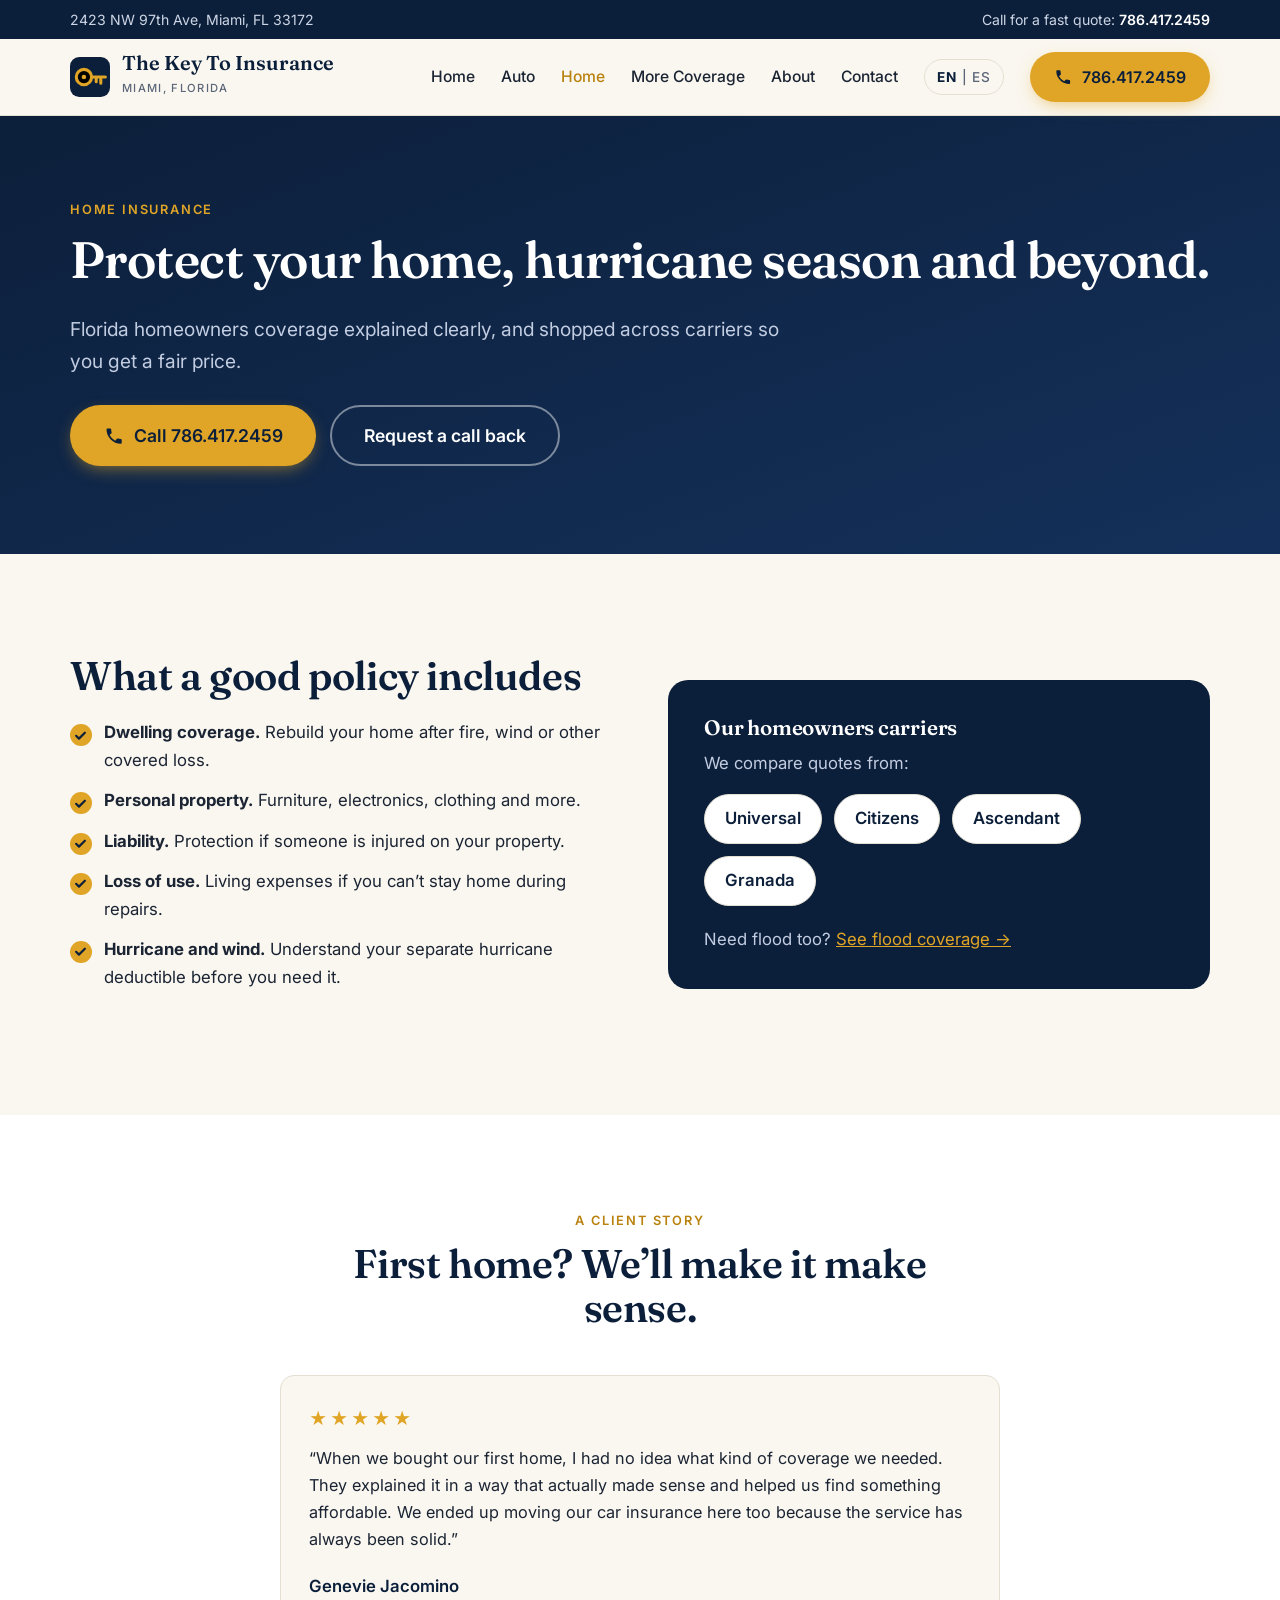
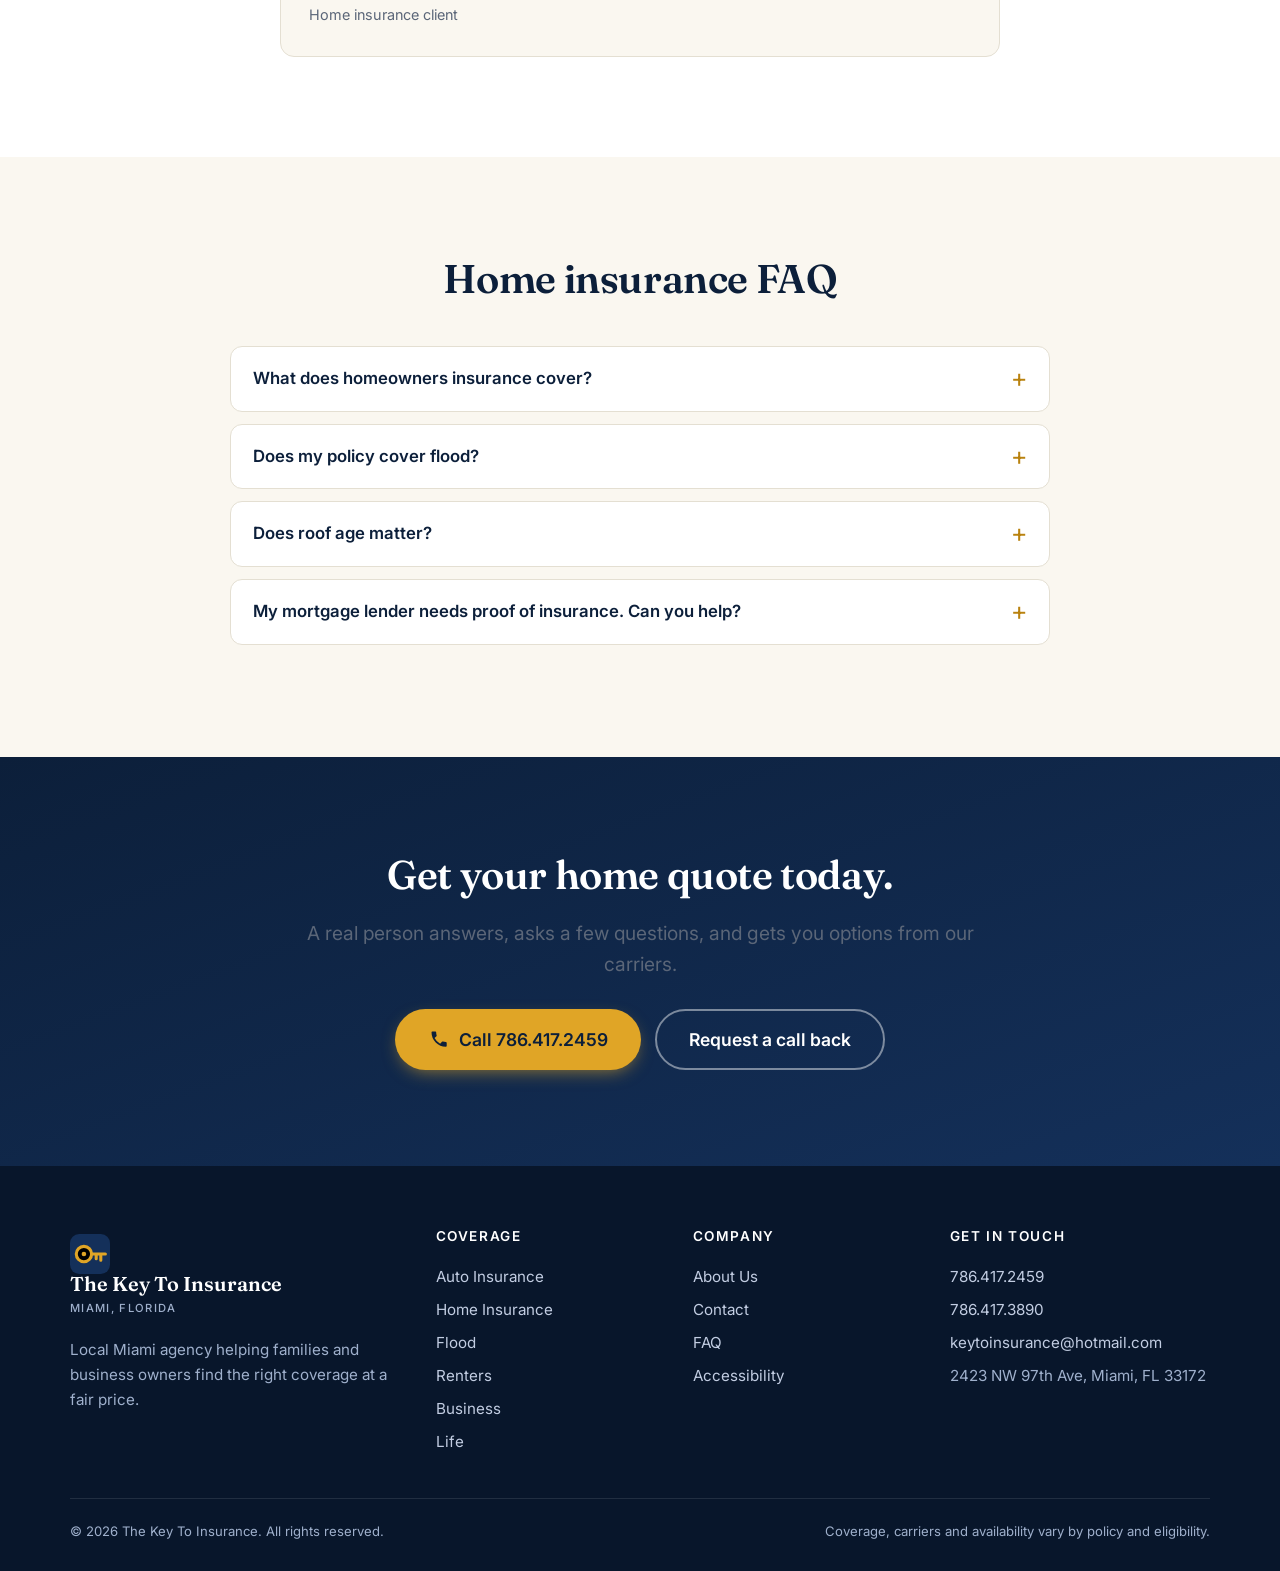
<file: site/home-insurance.html>
<!DOCTYPE html>
<html lang="en">
<head>
<meta charset="utf-8">
<meta name="viewport" content="width=device-width, initial-scale=1">
<title>Home Insurance in Miami, FL | The Key To Insurance</title>
<meta name="description" content="Homeowners insurance in Miami from Universal, Citizens, Ascendant and Granada, explained in plain English. Call 786.417.2459 for a quote.">
<link rel="canonical" href="https://www.thekeytoinsurance.com/home-insurance.html">
<link rel="alternate" hreflang="en" href="https://www.thekeytoinsurance.com/home-insurance.html">
<link rel="alternate" hreflang="es" href="https://www.thekeytoinsurance.com/es/seguro-de-hogar.html">
<link rel="alternate" hreflang="x-default" href="https://www.thekeytoinsurance.com/home-insurance.html">
<meta property="og:title" content="Home Insurance in Miami, FL | The Key To Insurance">
<meta property="og:description" content="Homeowners insurance in Miami from Universal, Citizens, Ascendant and Granada, explained in plain English. Call 786.417.2459 for a quote.">
<meta property="og:type" content="website">
<meta property="og:url" content="https://www.thekeytoinsurance.com/home-insurance.html">
<meta property="og:locale" content="en_US">
<meta name="theme-color" content="#0c1f3a">
<link rel="icon" href="assets/favicon.svg" type="image/svg+xml">
<link rel="preconnect" href="https://fonts.googleapis.com">
<link rel="preconnect" href="https://fonts.gstatic.com" crossorigin>
<link href="https://fonts.googleapis.com/css2?family=Fraunces:ital,opsz,wght@0,9..144,500;0,9..144,600;1,9..144,500&family=Inter:wght@400;500;600;700&display=swap" rel="stylesheet">
<link rel="stylesheet" href="assets/styles.css">

</head>
<body>
<a class="skip" href="#main">Skip to content</a>
<div class="topbar"><div class="wrap"><span>2423 NW 97th Ave, Miami, FL 33172</span><span>Call for a fast quote: <a href="tel:+17864172459">786.417.2459</a></span></div></div>
<header class="site"><div class="wrap">
  <a class="brand" href="index.html" aria-label="The Key To Insurance, home"><svg viewBox="0 0 48 48"><rect width="48" height="48" rx="11" fill="#0c1f3a"/><g transform="translate(2 2) scale(.92)"><circle cx="16" cy="24" r="10" stroke="#e0a526" stroke-width="4"/><circle cx="16" cy="24" r="3" fill="#e0a526"/><path d="M26 24h18M38 24v8M32 24v6" stroke="#e0a526" stroke-width="4" stroke-linecap="round"/></g></svg><span><b>The Key To Insurance</b><small>Miami, Florida</small></span></a>
  <button class="menu-btn" aria-label="Menu" aria-expanded="false" aria-controls="nav"><svg viewBox="0 0 24 24" fill="none" stroke="currentColor" stroke-width="2" stroke-linecap="round"><path d="M4 7h16M4 12h16M4 17h16"/></svg></button>
  <nav class="main" id="nav" aria-label="Main"><a href="index.html">Home</a><a href="auto-insurance.html">Auto</a><a href="home-insurance.html" aria-current="page">Home</a><a href="more-coverage.html">More Coverage</a><a href="about.html">About</a><a href="contact.html">Contact</a><a class="lang" href="es/seguro-de-hogar.html" hreflang="es" lang="es" aria-label="Ver en español"><b>EN</b> | ES</a><a class="btn btn-gold" href="tel:+17864172459"><svg viewBox="0 0 24 24" fill="currentColor" aria-hidden="true"><path d="M6.6 10.8a15 15 0 0 0 6.6 6.6l2.2-2.2a1 1 0 0 1 1-.25 11.4 11.4 0 0 0 3.6.57 1 1 0 0 1 1 1V20a1 1 0 0 1-1 1A17 17 0 0 1 3 4a1 1 0 0 1 1-1h3.5a1 1 0 0 1 1 1c0 1.25.2 2.45.57 3.6a1 1 0 0 1-.25 1z"/></svg>786.417.2459</a></nav>
</div></header>
<main id="main">

<section class="pagehead"><div class="wrap"><span class="eyebrow" style="color:var(--gold)">Home insurance</span><h1>Protect your home, hurricane season and beyond.</h1><p class="lede">Florida homeowners coverage explained clearly, and shopped across carriers so you get a fair price.</p><div class="hero-actions"><a class="btn btn-gold btn-lg" href="tel:+17864172459"><svg viewBox="0 0 24 24" fill="currentColor" aria-hidden="true"><path d="M6.6 10.8a15 15 0 0 0 6.6 6.6l2.2-2.2a1 1 0 0 1 1-.25 11.4 11.4 0 0 0 3.6.57 1 1 0 0 1 1 1V20a1 1 0 0 1-1 1A17 17 0 0 1 3 4a1 1 0 0 1 1-1h3.5a1 1 0 0 1 1 1c0 1.25.2 2.45.57 3.6a1 1 0 0 1-.25 1z"/></svg>Call 786.417.2459</a><a class="btn btn-ghost btn-lg" href="contact.html#quote">Request a call back</a></div></div></section>
<section class="block"><div class="wrap split">
  <div><h2>What a good policy includes</h2>
    <ul class="checks"><li><b>Dwelling coverage.</b> Rebuild your home after fire, wind or other covered loss.</li><li><b>Personal property.</b> Furniture, electronics, clothing and more.</li><li><b>Liability.</b> Protection if someone is injured on your property.</li><li><b>Loss of use.</b> Living expenses if you can’t stay home during repairs.</li><li><b>Hurricane and wind.</b> Understand your separate hurricane deductible before you need it.</li></ul></div>
  <div class="panel"><h3>Our homeowners carriers</h3><p>We compare quotes from:</p>
    <div class="carriers"><span>Universal</span><span>Citizens</span><span>Ascendant</span><span>Granada</span></div>
    <p style="margin-top:20px;margin-bottom:0">Need flood too? <a href="more-coverage.html#flood" style="color:var(--gold)">See flood coverage →</a></p></div>
</div></section>
<section class="block alt"><div class="wrap">
  <div class="head center"><span class="eyebrow">A client story</span><h2>First home? We’ll make it make sense.</h2></div>
  <div style="max-width:720px;margin:auto"><div class="cards"><figure class="card" style="margin:0">
  <div aria-label="5 out of 5 stars" style="color:var(--gold);letter-spacing:3px;font-size:1.1rem;margin-bottom:12px">★★★★★</div>
  <blockquote style="margin:0;flex:1;font-size:1.02rem">“When we bought our first home, I had no idea what kind of coverage we needed. They explained it in a way that actually made sense and helped us find something affordable. We ended up moving our car insurance here too because the service has always been solid.”</blockquote>
  <figcaption style="margin-top:20px;font-weight:600;color:var(--navy)">Genevie Jacomino<br><span style="font-weight:400;color:var(--muted);font-size:.9rem">Home insurance client</span></figcaption></figure></div></div>
</div></section>
<section class="block"><div class="wrap" style="max-width:820px"><div class="head center"><h2>Home insurance FAQ</h2></div><details><summary>What does homeowners insurance cover?</summary><p>Typically your dwelling, other structures, personal belongings, loss of use and personal liability. Wind and hurricane coverage often comes with a separate deductible in Florida.</p></details><details><summary>Does my policy cover flood?</summary><p>No. Flood is excluded from standard homeowners policies and needs its own coverage. We can quote that too.</p></details><details><summary>Does roof age matter?</summary><p>Yes. Many Florida carriers look closely at roof age and condition. Tell us about yours up front so we can match you with the right carrier.</p></details><details><summary>My mortgage lender needs proof of insurance. Can you help?</summary><p>Yes. We provide evidence of insurance to your lender and can update it if your mortgage company changes.</p></details></div></section>
<section class="cta"><div class="wrap">
  <h2>Get your home quote today.</h2><p class="lede" style="margin-inline:auto">A real person answers, asks a few questions, and gets you options from our carriers.</p>
  <div class="hero-actions"><a class="btn btn-gold btn-lg" href="tel:+17864172459"><svg viewBox="0 0 24 24" fill="currentColor" aria-hidden="true"><path d="M6.6 10.8a15 15 0 0 0 6.6 6.6l2.2-2.2a1 1 0 0 1 1-.25 11.4 11.4 0 0 0 3.6.57 1 1 0 0 1 1 1V20a1 1 0 0 1-1 1A17 17 0 0 1 3 4a1 1 0 0 1 1-1h3.5a1 1 0 0 1 1 1c0 1.25.2 2.45.57 3.6a1 1 0 0 1-.25 1z"/></svg>Call 786.417.2459</a><a class="btn btn-ghost btn-lg" href="contact.html#quote">Request a call back</a></div>
</div></section>

</main>
<footer class="site"><div class="wrap">
  <div class="cols">
    <div><a class="brand" href="index.html"><svg viewBox="0 0 48 48"><rect width="48" height="48" rx="11" fill="#14305a"/><g transform="translate(2 2) scale(.92)"><circle cx="16" cy="24" r="10" stroke="#e0a526" stroke-width="4"/><circle cx="16" cy="24" r="3" fill="#e0a526"/><path d="M26 24h18M38 24v8M32 24v6" stroke="#e0a526" stroke-width="4" stroke-linecap="round"/></g></svg><span><b>The Key To Insurance</b><small>Miami, Florida</small></span></a>
      <p>Local Miami agency helping families and business owners find the right coverage at a fair price.</p></div>
    <div><h4>Coverage</h4><a href="auto-insurance.html">Auto Insurance</a><a href="home-insurance.html">Home Insurance</a><a href="more-coverage.html#flood">Flood</a><a href="more-coverage.html#renters">Renters</a><a href="more-coverage.html#business">Business</a><a href="more-coverage.html#life">Life</a></div>
    <div><h4>Company</h4><a href="about.html">About Us</a><a href="contact.html">Contact</a><a href="index.html#faq">FAQ</a><a href="accessibility.html">Accessibility</a></div>
    <div><h4>Get in touch</h4><a href="tel:+17864172459">786.417.2459</a><a href="tel:+17864173890">786.417.3890</a><a href="mailto:keytoinsurance@hotmail.com">keytoinsurance@hotmail.com</a><span style="display:block;padding:4px 0">2423 NW 97th Ave, Miami, FL 33172</span></div>
  </div>
  <div class="legal"><span>© 2026 The Key To Insurance. All rights reserved.</span><span>Coverage, carriers and availability vary by policy and eligibility.</span></div>
</div></footer>
<div class="callbar"><a class="c" href="tel:+17864172459">Call now</a><a class="q" href="contact.html#quote">Get a quote</a></div>
<script src="assets/script.js"></script>
</body>
</html>
</file>
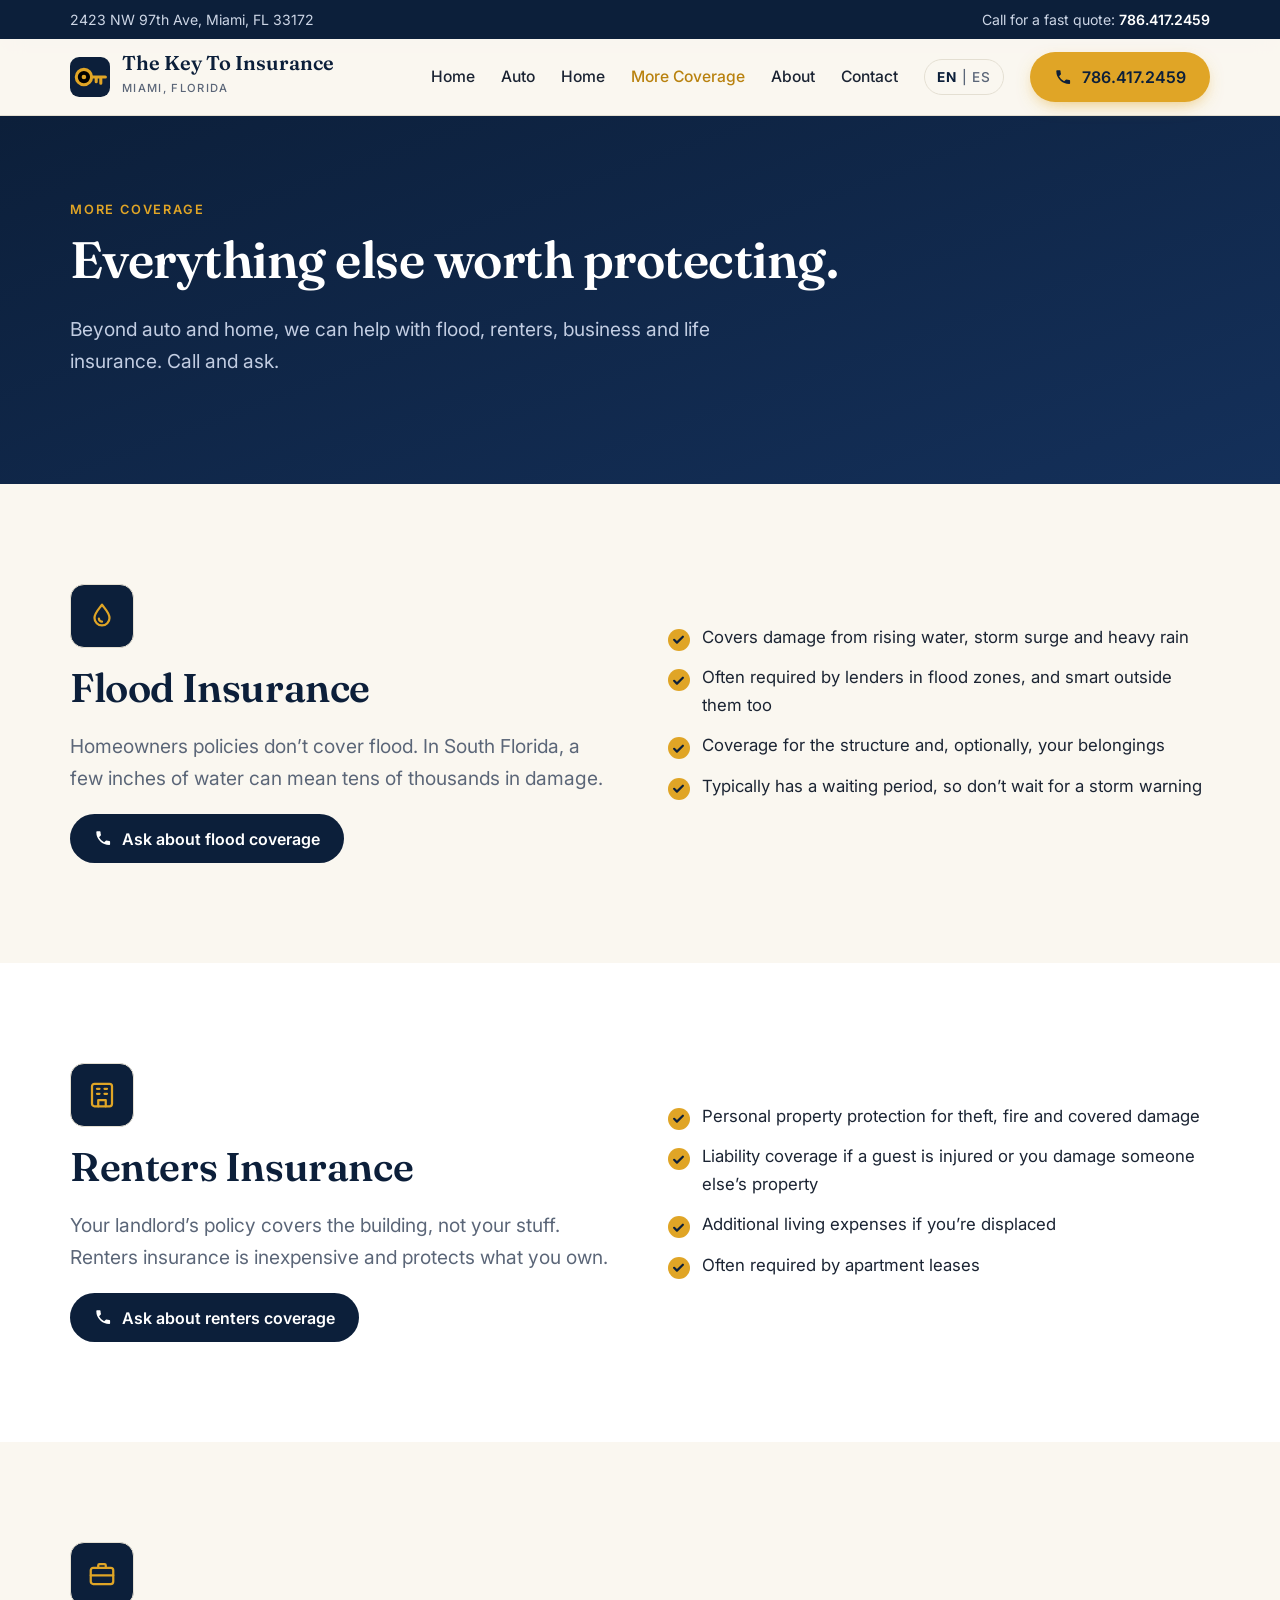
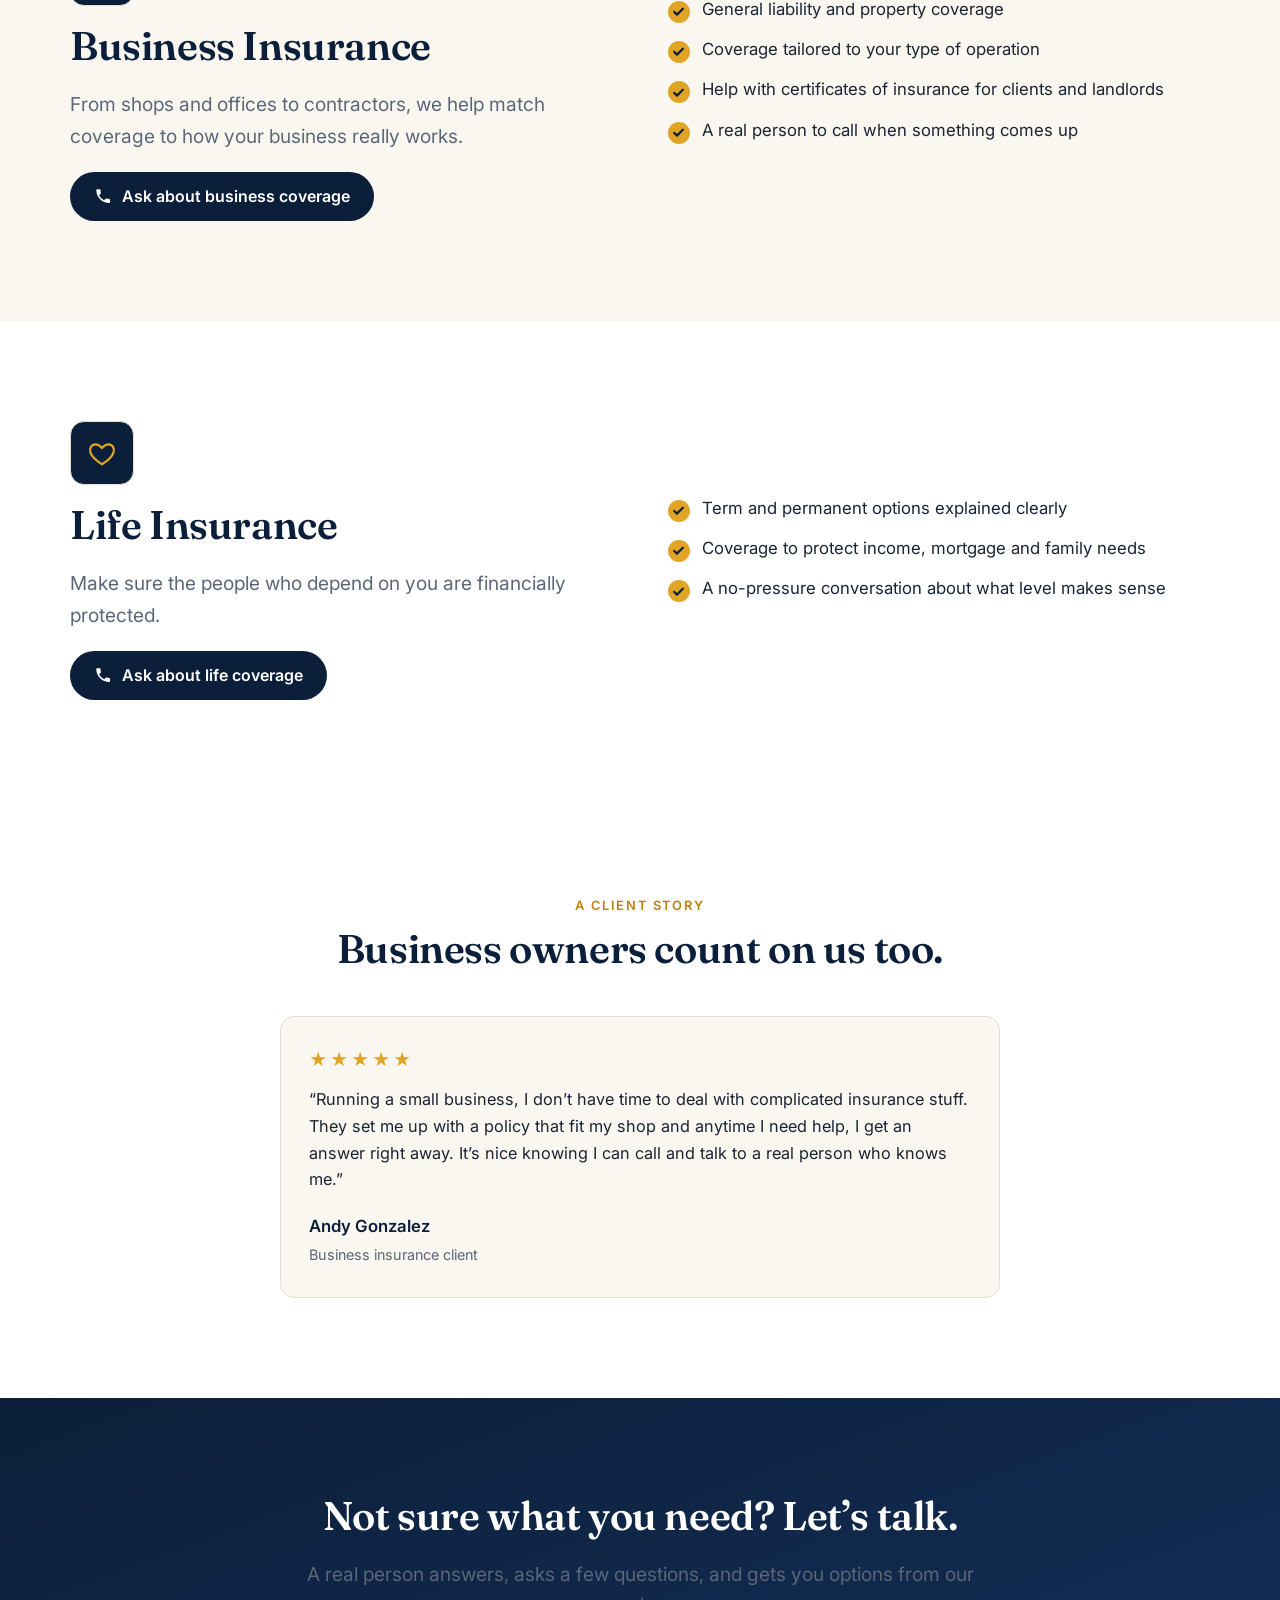
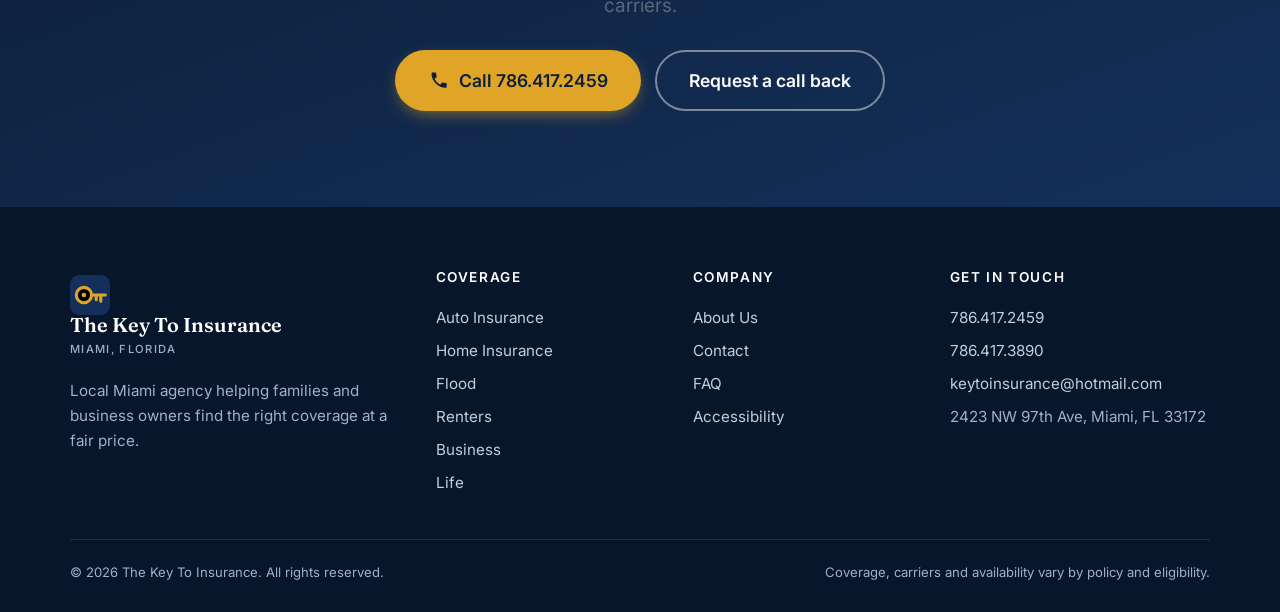
<file: site/more-coverage.html>
<!DOCTYPE html>
<html lang="en">
<head>
<meta charset="utf-8">
<meta name="viewport" content="width=device-width, initial-scale=1">
<title>Flood, Renters, Business &amp; Life Insurance | The Key To Insurance</title>
<meta name="description" content="Flood, renters, business and life insurance from a local Miami independent agency. Call 786.417.2459.">
<link rel="canonical" href="https://www.thekeytoinsurance.com/more-coverage.html">
<link rel="alternate" hreflang="en" href="https://www.thekeytoinsurance.com/more-coverage.html">
<link rel="alternate" hreflang="es" href="https://www.thekeytoinsurance.com/es/mas-coberturas.html">
<link rel="alternate" hreflang="x-default" href="https://www.thekeytoinsurance.com/more-coverage.html">
<meta property="og:title" content="Flood, Renters, Business &amp; Life Insurance | The Key To Insurance">
<meta property="og:description" content="Flood, renters, business and life insurance from a local Miami independent agency. Call 786.417.2459.">
<meta property="og:type" content="website">
<meta property="og:url" content="https://www.thekeytoinsurance.com/more-coverage.html">
<meta property="og:locale" content="en_US">
<meta name="theme-color" content="#0c1f3a">
<link rel="icon" href="assets/favicon.svg" type="image/svg+xml">
<link rel="preconnect" href="https://fonts.googleapis.com">
<link rel="preconnect" href="https://fonts.gstatic.com" crossorigin>
<link href="https://fonts.googleapis.com/css2?family=Fraunces:ital,opsz,wght@0,9..144,500;0,9..144,600;1,9..144,500&family=Inter:wght@400;500;600;700&display=swap" rel="stylesheet">
<link rel="stylesheet" href="assets/styles.css">

</head>
<body>
<a class="skip" href="#main">Skip to content</a>
<div class="topbar"><div class="wrap"><span>2423 NW 97th Ave, Miami, FL 33172</span><span>Call for a fast quote: <a href="tel:+17864172459">786.417.2459</a></span></div></div>
<header class="site"><div class="wrap">
  <a class="brand" href="index.html" aria-label="The Key To Insurance, home"><svg viewBox="0 0 48 48"><rect width="48" height="48" rx="11" fill="#0c1f3a"/><g transform="translate(2 2) scale(.92)"><circle cx="16" cy="24" r="10" stroke="#e0a526" stroke-width="4"/><circle cx="16" cy="24" r="3" fill="#e0a526"/><path d="M26 24h18M38 24v8M32 24v6" stroke="#e0a526" stroke-width="4" stroke-linecap="round"/></g></svg><span><b>The Key To Insurance</b><small>Miami, Florida</small></span></a>
  <button class="menu-btn" aria-label="Menu" aria-expanded="false" aria-controls="nav"><svg viewBox="0 0 24 24" fill="none" stroke="currentColor" stroke-width="2" stroke-linecap="round"><path d="M4 7h16M4 12h16M4 17h16"/></svg></button>
  <nav class="main" id="nav" aria-label="Main"><a href="index.html">Home</a><a href="auto-insurance.html">Auto</a><a href="home-insurance.html">Home</a><a href="more-coverage.html" aria-current="page">More Coverage</a><a href="about.html">About</a><a href="contact.html">Contact</a><a class="lang" href="es/mas-coberturas.html" hreflang="es" lang="es" aria-label="Ver en español"><b>EN</b> | ES</a><a class="btn btn-gold" href="tel:+17864172459"><svg viewBox="0 0 24 24" fill="currentColor" aria-hidden="true"><path d="M6.6 10.8a15 15 0 0 0 6.6 6.6l2.2-2.2a1 1 0 0 1 1-.25 11.4 11.4 0 0 0 3.6.57 1 1 0 0 1 1 1V20a1 1 0 0 1-1 1A17 17 0 0 1 3 4a1 1 0 0 1 1-1h3.5a1 1 0 0 1 1 1c0 1.25.2 2.45.57 3.6a1 1 0 0 1-.25 1z"/></svg>786.417.2459</a></nav>
</div></header>
<main id="main">

<section class="pagehead"><div class="wrap"><span class="eyebrow" style="color:var(--gold)">More coverage</span><h1>Everything else worth protecting.</h1><p class="lede">Beyond auto and home, we can help with flood, renters, business and life insurance. Call and ask.</p></div></section>
<section class="block" id="flood"><div class="wrap split">
  <div><div class="card" style="width:64px;height:64px;padding:0;align-items:center;justify-content:center;margin-bottom:18px;background:var(--navy);color:var(--gold)"><div style="width:30px;height:30px"><svg viewBox="0 0 24 24" fill="none" stroke="currentColor" stroke-width="1.8" stroke-linecap="round" stroke-linejoin="round" aria-hidden="true"><path d="M12 3c3 4 6 6.8 6 10.5a6 6 0 0 1-12 0C6 9.8 9 7 12 3z"/><path d="M9.5 14a2.5 2.5 0 0 0 2.5 2.5"/></svg></div></div>
  <h2>Flood Insurance</h2><p class="lede">Homeowners policies don’t cover flood. In South Florida, a few inches of water can mean tens of thousands in damage.</p><a class="btn btn-navy" href="tel:+17864172459"><svg viewBox="0 0 24 24" fill="currentColor" aria-hidden="true"><path d="M6.6 10.8a15 15 0 0 0 6.6 6.6l2.2-2.2a1 1 0 0 1 1-.25 11.4 11.4 0 0 0 3.6.57 1 1 0 0 1 1 1V20a1 1 0 0 1-1 1A17 17 0 0 1 3 4a1 1 0 0 1 1-1h3.5a1 1 0 0 1 1 1c0 1.25.2 2.45.57 3.6a1 1 0 0 1-.25 1z"/></svg>Ask about flood coverage</a></div>
  <div><ul class="checks"><li>Covers damage from rising water, storm surge and heavy rain</li><li>Often required by lenders in flood zones, and smart outside them too</li><li>Coverage for the structure and, optionally, your belongings</li><li>Typically has a waiting period, so don’t wait for a storm warning</li></ul></div></div></section>
<section class="block alt" id="renters"><div class="wrap split">
  <div><div class="card" style="width:64px;height:64px;padding:0;align-items:center;justify-content:center;margin-bottom:18px;background:var(--navy);color:var(--gold)"><div style="width:30px;height:30px"><svg viewBox="0 0 24 24" fill="none" stroke="currentColor" stroke-width="1.8" stroke-linecap="round" stroke-linejoin="round" aria-hidden="true"><rect x="4" y="3" width="16" height="18" rx="2"/><path d="M9 21v-5h6v5"/><path d="M8 7h2M14 7h2M8 11h2M14 11h2"/></svg></div></div>
  <h2>Renters Insurance</h2><p class="lede">Your landlord’s policy covers the building, not your stuff. Renters insurance is inexpensive and protects what you own.</p><a class="btn btn-navy" href="tel:+17864172459"><svg viewBox="0 0 24 24" fill="currentColor" aria-hidden="true"><path d="M6.6 10.8a15 15 0 0 0 6.6 6.6l2.2-2.2a1 1 0 0 1 1-.25 11.4 11.4 0 0 0 3.6.57 1 1 0 0 1 1 1V20a1 1 0 0 1-1 1A17 17 0 0 1 3 4a1 1 0 0 1 1-1h3.5a1 1 0 0 1 1 1c0 1.25.2 2.45.57 3.6a1 1 0 0 1-.25 1z"/></svg>Ask about renters coverage</a></div>
  <div><ul class="checks"><li>Personal property protection for theft, fire and covered damage</li><li>Liability coverage if a guest is injured or you damage someone else’s property</li><li>Additional living expenses if you’re displaced</li><li>Often required by apartment leases</li></ul></div></div></section>
<section class="block" id="business"><div class="wrap split">
  <div><div class="card" style="width:64px;height:64px;padding:0;align-items:center;justify-content:center;margin-bottom:18px;background:var(--navy);color:var(--gold)"><div style="width:30px;height:30px"><svg viewBox="0 0 24 24" fill="none" stroke="currentColor" stroke-width="1.8" stroke-linecap="round" stroke-linejoin="round" aria-hidden="true"><rect x="3" y="7" width="18" height="13" rx="2"/><path d="M9 7V5a1 1 0 0 1 1-1h4a1 1 0 0 1 1 1v2"/><path d="M3 13h18"/></svg></div></div>
  <h2>Business Insurance</h2><p class="lede">From shops and offices to contractors, we help match coverage to how your business really works.</p><a class="btn btn-navy" href="tel:+17864172459"><svg viewBox="0 0 24 24" fill="currentColor" aria-hidden="true"><path d="M6.6 10.8a15 15 0 0 0 6.6 6.6l2.2-2.2a1 1 0 0 1 1-.25 11.4 11.4 0 0 0 3.6.57 1 1 0 0 1 1 1V20a1 1 0 0 1-1 1A17 17 0 0 1 3 4a1 1 0 0 1 1-1h3.5a1 1 0 0 1 1 1c0 1.25.2 2.45.57 3.6a1 1 0 0 1-.25 1z"/></svg>Ask about business coverage</a></div>
  <div><ul class="checks"><li>General liability and property coverage</li><li>Coverage tailored to your type of operation</li><li>Help with certificates of insurance for clients and landlords</li><li>A real person to call when something comes up</li></ul></div></div></section>
<section class="block alt" id="life"><div class="wrap split">
  <div><div class="card" style="width:64px;height:64px;padding:0;align-items:center;justify-content:center;margin-bottom:18px;background:var(--navy);color:var(--gold)"><div style="width:30px;height:30px"><svg viewBox="0 0 24 24" fill="none" stroke="currentColor" stroke-width="1.8" stroke-linecap="round" stroke-linejoin="round" aria-hidden="true"><path d="M12 21s-7.5-4.6-9.2-9.3C1.6 8.2 3.6 5 6.8 5c2 0 3.4 1 5.2 3 1.8-2 3.2-3 5.2-3 3.2 0 5.2 3.2 4 6.7C19.500 16.400 12 21 12 21z"/></svg></div></div>
  <h2>Life Insurance</h2><p class="lede">Make sure the people who depend on you are financially protected.</p><a class="btn btn-navy" href="tel:+17864172459"><svg viewBox="0 0 24 24" fill="currentColor" aria-hidden="true"><path d="M6.6 10.8a15 15 0 0 0 6.6 6.6l2.2-2.2a1 1 0 0 1 1-.25 11.4 11.4 0 0 0 3.6.57 1 1 0 0 1 1 1V20a1 1 0 0 1-1 1A17 17 0 0 1 3 4a1 1 0 0 1 1-1h3.5a1 1 0 0 1 1 1c0 1.25.2 2.45.57 3.6a1 1 0 0 1-.25 1z"/></svg>Ask about life coverage</a></div>
  <div><ul class="checks"><li>Term and permanent options explained clearly</li><li>Coverage to protect income, mortgage and family needs</li><li>A no-pressure conversation about what level makes sense</li></ul></div></div></section>
<section class="block alt"><div class="wrap"><div class="head center"><span class="eyebrow">A client story</span><h2>Business owners count on us too.</h2></div>
<div style="max-width:720px;margin:auto"><div class="cards"><figure class="card" style="margin:0">
  <div aria-label="5 out of 5 stars" style="color:var(--gold);letter-spacing:3px;font-size:1.1rem;margin-bottom:12px">★★★★★</div>
  <blockquote style="margin:0;flex:1;font-size:1.02rem">“Running a small business, I don’t have time to deal with complicated insurance stuff. They set me up with a policy that fit my shop and anytime I need help, I get an answer right away. It’s nice knowing I can call and talk to a real person who knows me.”</blockquote>
  <figcaption style="margin-top:20px;font-weight:600;color:var(--navy)">Andy Gonzalez<br><span style="font-weight:400;color:var(--muted);font-size:.9rem">Business insurance client</span></figcaption></figure></div></div></div></section>
<section class="cta"><div class="wrap">
  <h2>Not sure what you need? Let’s talk.</h2><p class="lede" style="margin-inline:auto">A real person answers, asks a few questions, and gets you options from our carriers.</p>
  <div class="hero-actions"><a class="btn btn-gold btn-lg" href="tel:+17864172459"><svg viewBox="0 0 24 24" fill="currentColor" aria-hidden="true"><path d="M6.6 10.8a15 15 0 0 0 6.6 6.6l2.2-2.2a1 1 0 0 1 1-.25 11.4 11.4 0 0 0 3.6.57 1 1 0 0 1 1 1V20a1 1 0 0 1-1 1A17 17 0 0 1 3 4a1 1 0 0 1 1-1h3.5a1 1 0 0 1 1 1c0 1.25.2 2.45.57 3.6a1 1 0 0 1-.25 1z"/></svg>Call 786.417.2459</a><a class="btn btn-ghost btn-lg" href="contact.html#quote">Request a call back</a></div>
</div></section>

</main>
<footer class="site"><div class="wrap">
  <div class="cols">
    <div><a class="brand" href="index.html"><svg viewBox="0 0 48 48"><rect width="48" height="48" rx="11" fill="#14305a"/><g transform="translate(2 2) scale(.92)"><circle cx="16" cy="24" r="10" stroke="#e0a526" stroke-width="4"/><circle cx="16" cy="24" r="3" fill="#e0a526"/><path d="M26 24h18M38 24v8M32 24v6" stroke="#e0a526" stroke-width="4" stroke-linecap="round"/></g></svg><span><b>The Key To Insurance</b><small>Miami, Florida</small></span></a>
      <p>Local Miami agency helping families and business owners find the right coverage at a fair price.</p></div>
    <div><h4>Coverage</h4><a href="auto-insurance.html">Auto Insurance</a><a href="home-insurance.html">Home Insurance</a><a href="more-coverage.html#flood">Flood</a><a href="more-coverage.html#renters">Renters</a><a href="more-coverage.html#business">Business</a><a href="more-coverage.html#life">Life</a></div>
    <div><h4>Company</h4><a href="about.html">About Us</a><a href="contact.html">Contact</a><a href="index.html#faq">FAQ</a><a href="accessibility.html">Accessibility</a></div>
    <div><h4>Get in touch</h4><a href="tel:+17864172459">786.417.2459</a><a href="tel:+17864173890">786.417.3890</a><a href="mailto:keytoinsurance@hotmail.com">keytoinsurance@hotmail.com</a><span style="display:block;padding:4px 0">2423 NW 97th Ave, Miami, FL 33172</span></div>
  </div>
  <div class="legal"><span>© 2026 The Key To Insurance. All rights reserved.</span><span>Coverage, carriers and availability vary by policy and eligibility.</span></div>
</div></footer>
<div class="callbar"><a class="c" href="tel:+17864172459">Call now</a><a class="q" href="contact.html#quote">Get a quote</a></div>
<script src="assets/script.js"></script>
</body>
</html>
</file>
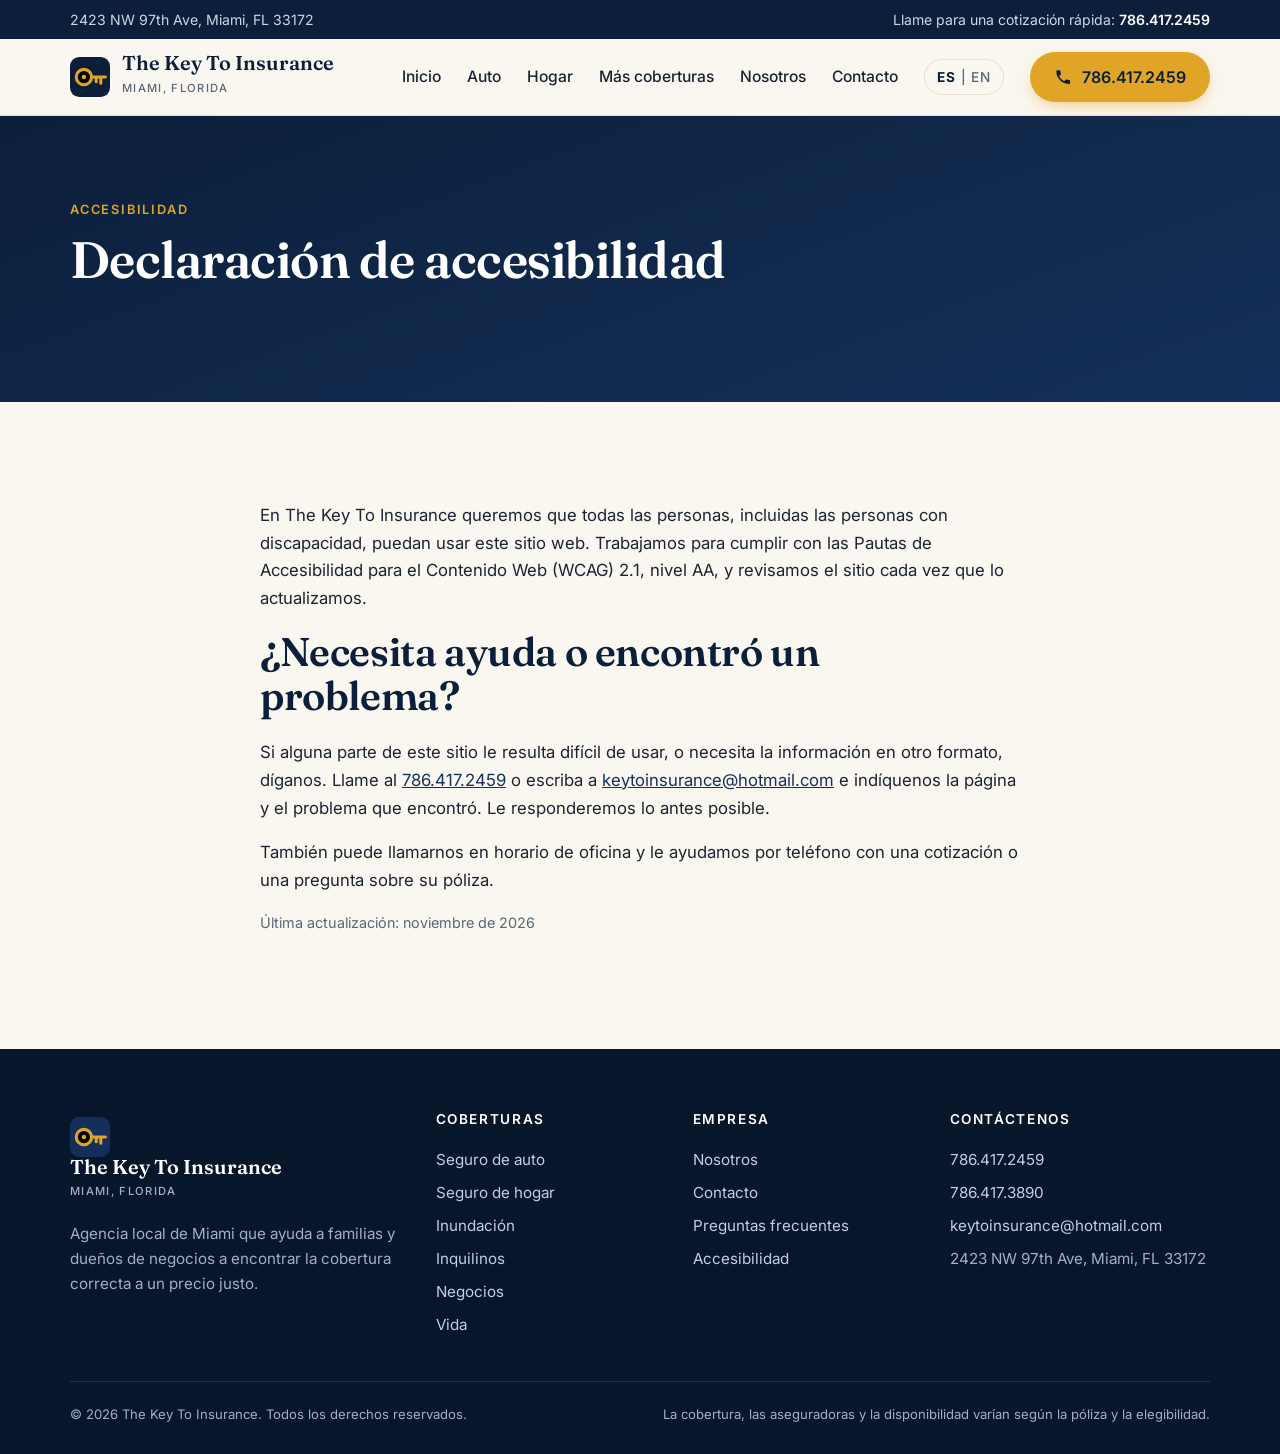
<file: site/es/accesibilidad.html>
<!DOCTYPE html>
<html lang="es">
<head>
<meta charset="utf-8">
<meta name="viewport" content="width=device-width, initial-scale=1">
<title>Declaración de accesibilidad | The Key To Insurance</title>
<meta name="description" content="Cómo The Key To Insurance trabaja para que este sitio sea fácil de usar para todos, y cómo avisarnos de un problema.">
<link rel="canonical" href="https://www.thekeytoinsurance.com/es/accesibilidad.html">
<link rel="alternate" hreflang="en" href="https://www.thekeytoinsurance.com/accessibility.html">
<link rel="alternate" hreflang="es" href="https://www.thekeytoinsurance.com/es/accesibilidad.html">
<link rel="alternate" hreflang="x-default" href="https://www.thekeytoinsurance.com/accessibility.html">
<meta property="og:title" content="Declaración de accesibilidad | The Key To Insurance">
<meta property="og:description" content="Cómo The Key To Insurance trabaja para que este sitio sea fácil de usar para todos, y cómo avisarnos de un problema.">
<meta property="og:type" content="website">
<meta property="og:url" content="https://www.thekeytoinsurance.com/es/accesibilidad.html">
<meta property="og:locale" content="es_US">
<meta name="theme-color" content="#0c1f3a">
<link rel="icon" href="../assets/favicon.svg" type="image/svg+xml">
<link rel="preconnect" href="https://fonts.googleapis.com">
<link rel="preconnect" href="https://fonts.gstatic.com" crossorigin>
<link href="https://fonts.googleapis.com/css2?family=Fraunces:ital,opsz,wght@0,9..144,500;0,9..144,600;1,9..144,500&family=Inter:wght@400;500;600;700&display=swap" rel="stylesheet">
<link rel="stylesheet" href="../assets/styles.css">

</head>
<body>
<a class="skip" href="#main">Saltar al contenido</a>
<div class="topbar"><div class="wrap"><span>2423 NW 97th Ave, Miami, FL 33172</span><span>Llame para una cotización rápida: <a href="tel:+17864172459">786.417.2459</a></span></div></div>
<header class="site"><div class="wrap">
  <a class="brand" href="index.html" aria-label="The Key To Insurance, inicio"><svg viewBox="0 0 48 48"><rect width="48" height="48" rx="11" fill="#0c1f3a"/><g transform="translate(2 2) scale(.92)"><circle cx="16" cy="24" r="10" stroke="#e0a526" stroke-width="4"/><circle cx="16" cy="24" r="3" fill="#e0a526"/><path d="M26 24h18M38 24v8M32 24v6" stroke="#e0a526" stroke-width="4" stroke-linecap="round"/></g></svg><span><b>The Key To Insurance</b><small>Miami, Florida</small></span></a>
  <button class="menu-btn" aria-label="Menu" aria-expanded="false" aria-controls="nav"><svg viewBox="0 0 24 24" fill="none" stroke="currentColor" stroke-width="2" stroke-linecap="round"><path d="M4 7h16M4 12h16M4 17h16"/></svg></button>
  <nav class="main" id="nav" aria-label="Main"><a href="index.html">Inicio</a><a href="seguro-de-auto.html">Auto</a><a href="seguro-de-hogar.html">Hogar</a><a href="mas-coberturas.html">Más coberturas</a><a href="nosotros.html">Nosotros</a><a href="contacto.html">Contacto</a><a class="lang" href="../accessibility.html" hreflang="en" lang="en" aria-label="View in English"><b>ES</b> | EN</a><a class="btn btn-gold" href="tel:+17864172459"><svg viewBox="0 0 24 24" fill="currentColor" aria-hidden="true"><path d="M6.6 10.8a15 15 0 0 0 6.6 6.6l2.2-2.2a1 1 0 0 1 1-.25 11.4 11.4 0 0 0 3.6.57 1 1 0 0 1 1 1V20a1 1 0 0 1-1 1A17 17 0 0 1 3 4a1 1 0 0 1 1-1h3.5a1 1 0 0 1 1 1c0 1.25.2 2.45.57 3.6a1 1 0 0 1-.25 1z"/></svg>786.417.2459</a></nav>
</div></header>
<main id="main">

<section class="pagehead"><div class="wrap"><span class="eyebrow" style="color:var(--gold)">Accesibilidad</span><h1>Declaración de accesibilidad</h1></div></section>
<section class="block"><div class="wrap" style="max-width:760px">
  <p>En The Key To Insurance queremos que todas las personas, incluidas las personas con discapacidad, puedan usar este sitio web. Trabajamos para cumplir con las Pautas de Accesibilidad para el Contenido Web (WCAG) 2.1, nivel AA, y revisamos el sitio cada vez que lo actualizamos.</p>
  <h2>¿Necesita ayuda o encontró un problema?</h2>
  <p>Si alguna parte de este sitio le resulta difícil de usar, o necesita la información en otro formato, díganos. Llame al <a href="tel:+17864172459">786.417.2459</a> o escriba a <a href="mailto:keytoinsurance@hotmail.com">keytoinsurance@hotmail.com</a> e indíquenos la página y el problema que encontró. Le responderemos lo antes posible.</p>
  <p>También puede llamarnos en horario de oficina y le ayudamos por teléfono con una cotización o una pregunta sobre su póliza.</p>
  <p style="color:var(--muted);font-size:.9rem">Última actualización: noviembre de 2026</p>
</div></section>

</main>
<footer class="site"><div class="wrap">
  <div class="cols">
    <div><a class="brand" href="index.html"><svg viewBox="0 0 48 48"><rect width="48" height="48" rx="11" fill="#14305a"/><g transform="translate(2 2) scale(.92)"><circle cx="16" cy="24" r="10" stroke="#e0a526" stroke-width="4"/><circle cx="16" cy="24" r="3" fill="#e0a526"/><path d="M26 24h18M38 24v8M32 24v6" stroke="#e0a526" stroke-width="4" stroke-linecap="round"/></g></svg><span><b>The Key To Insurance</b><small>Miami, Florida</small></span></a>
      <p>Agencia local de Miami que ayuda a familias y dueños de negocios a encontrar la cobertura correcta a un precio justo.</p></div>
    <div><h4>Coberturas</h4><a href="seguro-de-auto.html">Seguro de auto</a><a href="seguro-de-hogar.html">Seguro de hogar</a><a href="mas-coberturas.html#flood">Inundación</a><a href="mas-coberturas.html#renters">Inquilinos</a><a href="mas-coberturas.html#business">Negocios</a><a href="mas-coberturas.html#life">Vida</a></div>
    <div><h4>Empresa</h4><a href="nosotros.html">Nosotros</a><a href="contacto.html">Contacto</a><a href="index.html#faq">Preguntas frecuentes</a><a href="accesibilidad.html">Accesibilidad</a></div>
    <div><h4>Contáctenos</h4><a href="tel:+17864172459">786.417.2459</a><a href="tel:+17864173890">786.417.3890</a><a href="mailto:keytoinsurance@hotmail.com">keytoinsurance@hotmail.com</a><span style="display:block;padding:4px 0">2423 NW 97th Ave, Miami, FL 33172</span></div>
  </div>
  <div class="legal"><span>© 2026 The Key To Insurance. Todos los derechos reservados.</span><span>La cobertura, las aseguradoras y la disponibilidad varían según la póliza y la elegibilidad.</span></div>
</div></footer>
<div class="callbar"><a class="c" href="tel:+17864172459">Llame ahora</a><a class="q" href="contacto.html#quote">Cotizar</a></div>
<script src="../assets/script.js"></script>
</body>
</html>
</file>
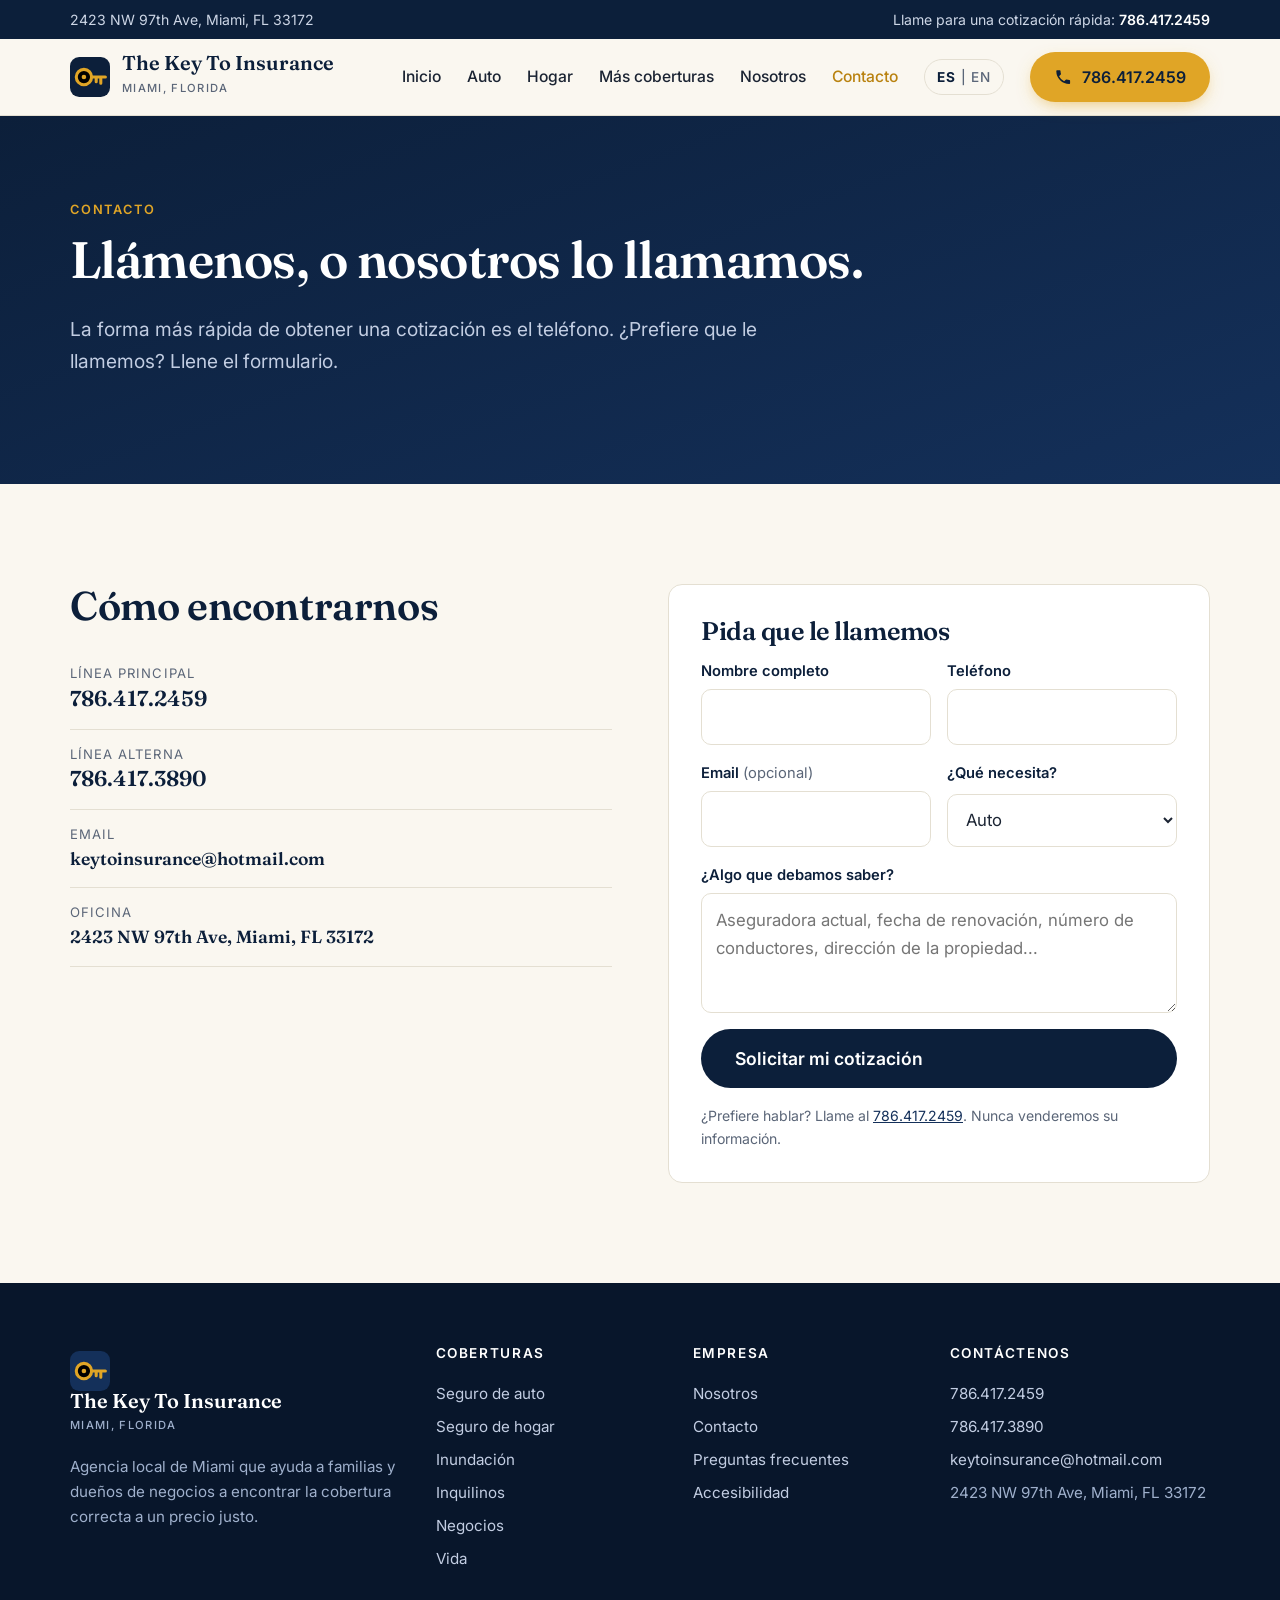
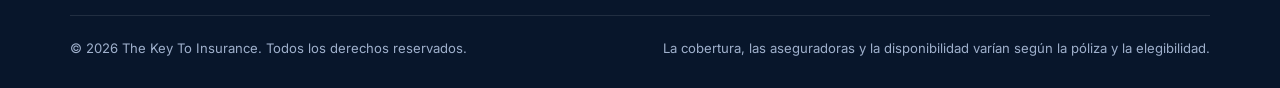
<file: site/es/contacto.html>
<!DOCTYPE html>
<html lang="es">
<head>
<meta charset="utf-8">
<meta name="viewport" content="width=device-width, initial-scale=1">
<title>Contacto y cotización gratis | The Key To Insurance, Miami</title>
<meta name="description" content="Llame al 786.417.2459 o pida que le llamemos para una cotización de seguro gratis. The Key To Insurance, 2423 NW 97th Ave, Miami, FL.">
<link rel="canonical" href="https://www.thekeytoinsurance.com/es/contacto.html">
<link rel="alternate" hreflang="en" href="https://www.thekeytoinsurance.com/contact.html">
<link rel="alternate" hreflang="es" href="https://www.thekeytoinsurance.com/es/contacto.html">
<link rel="alternate" hreflang="x-default" href="https://www.thekeytoinsurance.com/contact.html">
<meta property="og:title" content="Contacto y cotización gratis | The Key To Insurance, Miami">
<meta property="og:description" content="Llame al 786.417.2459 o pida que le llamemos para una cotización de seguro gratis. The Key To Insurance, 2423 NW 97th Ave, Miami, FL.">
<meta property="og:type" content="website">
<meta property="og:url" content="https://www.thekeytoinsurance.com/es/contacto.html">
<meta property="og:locale" content="es_US">
<meta name="theme-color" content="#0c1f3a">
<link rel="icon" href="../assets/favicon.svg" type="image/svg+xml">
<link rel="preconnect" href="https://fonts.googleapis.com">
<link rel="preconnect" href="https://fonts.gstatic.com" crossorigin>
<link href="https://fonts.googleapis.com/css2?family=Fraunces:ital,opsz,wght@0,9..144,500;0,9..144,600;1,9..144,500&family=Inter:wght@400;500;600;700&display=swap" rel="stylesheet">
<link rel="stylesheet" href="../assets/styles.css">

</head>
<body>
<a class="skip" href="#main">Saltar al contenido</a>
<div class="topbar"><div class="wrap"><span>2423 NW 97th Ave, Miami, FL 33172</span><span>Llame para una cotización rápida: <a href="tel:+17864172459">786.417.2459</a></span></div></div>
<header class="site"><div class="wrap">
  <a class="brand" href="index.html" aria-label="The Key To Insurance, inicio"><svg viewBox="0 0 48 48"><rect width="48" height="48" rx="11" fill="#0c1f3a"/><g transform="translate(2 2) scale(.92)"><circle cx="16" cy="24" r="10" stroke="#e0a526" stroke-width="4"/><circle cx="16" cy="24" r="3" fill="#e0a526"/><path d="M26 24h18M38 24v8M32 24v6" stroke="#e0a526" stroke-width="4" stroke-linecap="round"/></g></svg><span><b>The Key To Insurance</b><small>Miami, Florida</small></span></a>
  <button class="menu-btn" aria-label="Menu" aria-expanded="false" aria-controls="nav"><svg viewBox="0 0 24 24" fill="none" stroke="currentColor" stroke-width="2" stroke-linecap="round"><path d="M4 7h16M4 12h16M4 17h16"/></svg></button>
  <nav class="main" id="nav" aria-label="Main"><a href="index.html">Inicio</a><a href="seguro-de-auto.html">Auto</a><a href="seguro-de-hogar.html">Hogar</a><a href="mas-coberturas.html">Más coberturas</a><a href="nosotros.html">Nosotros</a><a href="contacto.html" aria-current="page">Contacto</a><a class="lang" href="../contact.html" hreflang="en" lang="en" aria-label="View in English"><b>ES</b> | EN</a><a class="btn btn-gold" href="tel:+17864172459"><svg viewBox="0 0 24 24" fill="currentColor" aria-hidden="true"><path d="M6.6 10.8a15 15 0 0 0 6.6 6.6l2.2-2.2a1 1 0 0 1 1-.25 11.4 11.4 0 0 0 3.6.57 1 1 0 0 1 1 1V20a1 1 0 0 1-1 1A17 17 0 0 1 3 4a1 1 0 0 1 1-1h3.5a1 1 0 0 1 1 1c0 1.25.2 2.45.57 3.6a1 1 0 0 1-.25 1z"/></svg>786.417.2459</a></nav>
</div></header>
<main id="main">

<section class="pagehead"><div class="wrap"><span class="eyebrow" style="color:var(--gold)">Contacto</span><h1>Llámenos, o nosotros lo llamamos.</h1><p class="lede">La forma más rápida de obtener una cotización es el teléfono. ¿Prefiere que le llamemos? Llene el formulario.</p></div></section>
<section class="block"><div class="wrap split" style="align-items:start">
  <div>
    <h2>Cómo encontrarnos</h2>
    <ul class="contact-list">
      <li><small>Línea principal</small><a href="tel:+17864172459">786.417.2459</a></li><li><small>Línea alterna</small><a href="tel:+17864173890">786.417.3890</a></li>
      <li><small>Email</small><a href="mailto:keytoinsurance@hotmail.com" style="font-size:1.1rem">keytoinsurance@hotmail.com</a></li>
      <li><small>Oficina</small><a href="https://maps.google.com/?q=2423+NW+97th+Ave,+Miami,+FL+33172" style="font-size:1.1rem">2423 NW 97th Ave, Miami, FL 33172</a></li>
    </ul>
  </div>
  <div id="quote" class="card" style="padding:32px"><h2 style="font-size:1.6rem">Pida que le llamemos</h2><form class="quote" id="quote-form">
  <div class="row"><div class="field"><label for="name">Nombre completo</label><input id="name" name="name" autocomplete="name" required></div>
  <div class="field"><label for="phone">Teléfono</label><input id="phone" name="phone" type="tel" autocomplete="tel" required></div></div>
  <div class="row"><div class="field"><label for="email">Email <span style="font-weight:400;color:var(--muted)">(opcional)</span></label><input id="email" name="email" type="email" autocomplete="email"></div>
  <div class="field"><label for="coverage">¿Qué necesita?</label><select id="coverage" name="coverage"><option>Auto</option><option>Hogar</option><option>Inundación</option><option>Inquilinos</option><option>Negocios</option><option>Vida</option><option>No estoy seguro/a</option></select></div></div>
  <div class="field"><label for="notes">¿Algo que debamos saber?</label><textarea id="notes" name="notes" placeholder="Aseguradora actual, fecha de renovación, número de conductores, dirección de la propiedad..."></textarea></div>
  <input class="hp" name="website" tabindex="-1" autocomplete="off" aria-hidden="true">
  <button class="btn btn-navy btn-lg" type="submit">Solicitar mi cotización</button>
  <p class="form-msg" role="status"></p>
  <p style="font-size:.88rem;color:var(--muted);margin:0">¿Prefiere hablar? Llame al <a href="tel:+17864172459">786.417.2459</a>. Nunca venderemos su información.</p>
</form></div>
</div></section>

</main>
<footer class="site"><div class="wrap">
  <div class="cols">
    <div><a class="brand" href="index.html"><svg viewBox="0 0 48 48"><rect width="48" height="48" rx="11" fill="#14305a"/><g transform="translate(2 2) scale(.92)"><circle cx="16" cy="24" r="10" stroke="#e0a526" stroke-width="4"/><circle cx="16" cy="24" r="3" fill="#e0a526"/><path d="M26 24h18M38 24v8M32 24v6" stroke="#e0a526" stroke-width="4" stroke-linecap="round"/></g></svg><span><b>The Key To Insurance</b><small>Miami, Florida</small></span></a>
      <p>Agencia local de Miami que ayuda a familias y dueños de negocios a encontrar la cobertura correcta a un precio justo.</p></div>
    <div><h4>Coberturas</h4><a href="seguro-de-auto.html">Seguro de auto</a><a href="seguro-de-hogar.html">Seguro de hogar</a><a href="mas-coberturas.html#flood">Inundación</a><a href="mas-coberturas.html#renters">Inquilinos</a><a href="mas-coberturas.html#business">Negocios</a><a href="mas-coberturas.html#life">Vida</a></div>
    <div><h4>Empresa</h4><a href="nosotros.html">Nosotros</a><a href="contacto.html">Contacto</a><a href="index.html#faq">Preguntas frecuentes</a><a href="accesibilidad.html">Accesibilidad</a></div>
    <div><h4>Contáctenos</h4><a href="tel:+17864172459">786.417.2459</a><a href="tel:+17864173890">786.417.3890</a><a href="mailto:keytoinsurance@hotmail.com">keytoinsurance@hotmail.com</a><span style="display:block;padding:4px 0">2423 NW 97th Ave, Miami, FL 33172</span></div>
  </div>
  <div class="legal"><span>© 2026 The Key To Insurance. Todos los derechos reservados.</span><span>La cobertura, las aseguradoras y la disponibilidad varían según la póliza y la elegibilidad.</span></div>
</div></footer>
<div class="callbar"><a class="c" href="tel:+17864172459">Llame ahora</a><a class="q" href="contacto.html#quote">Cotizar</a></div>
<script src="../assets/script.js"></script>
</body>
</html>
</file>
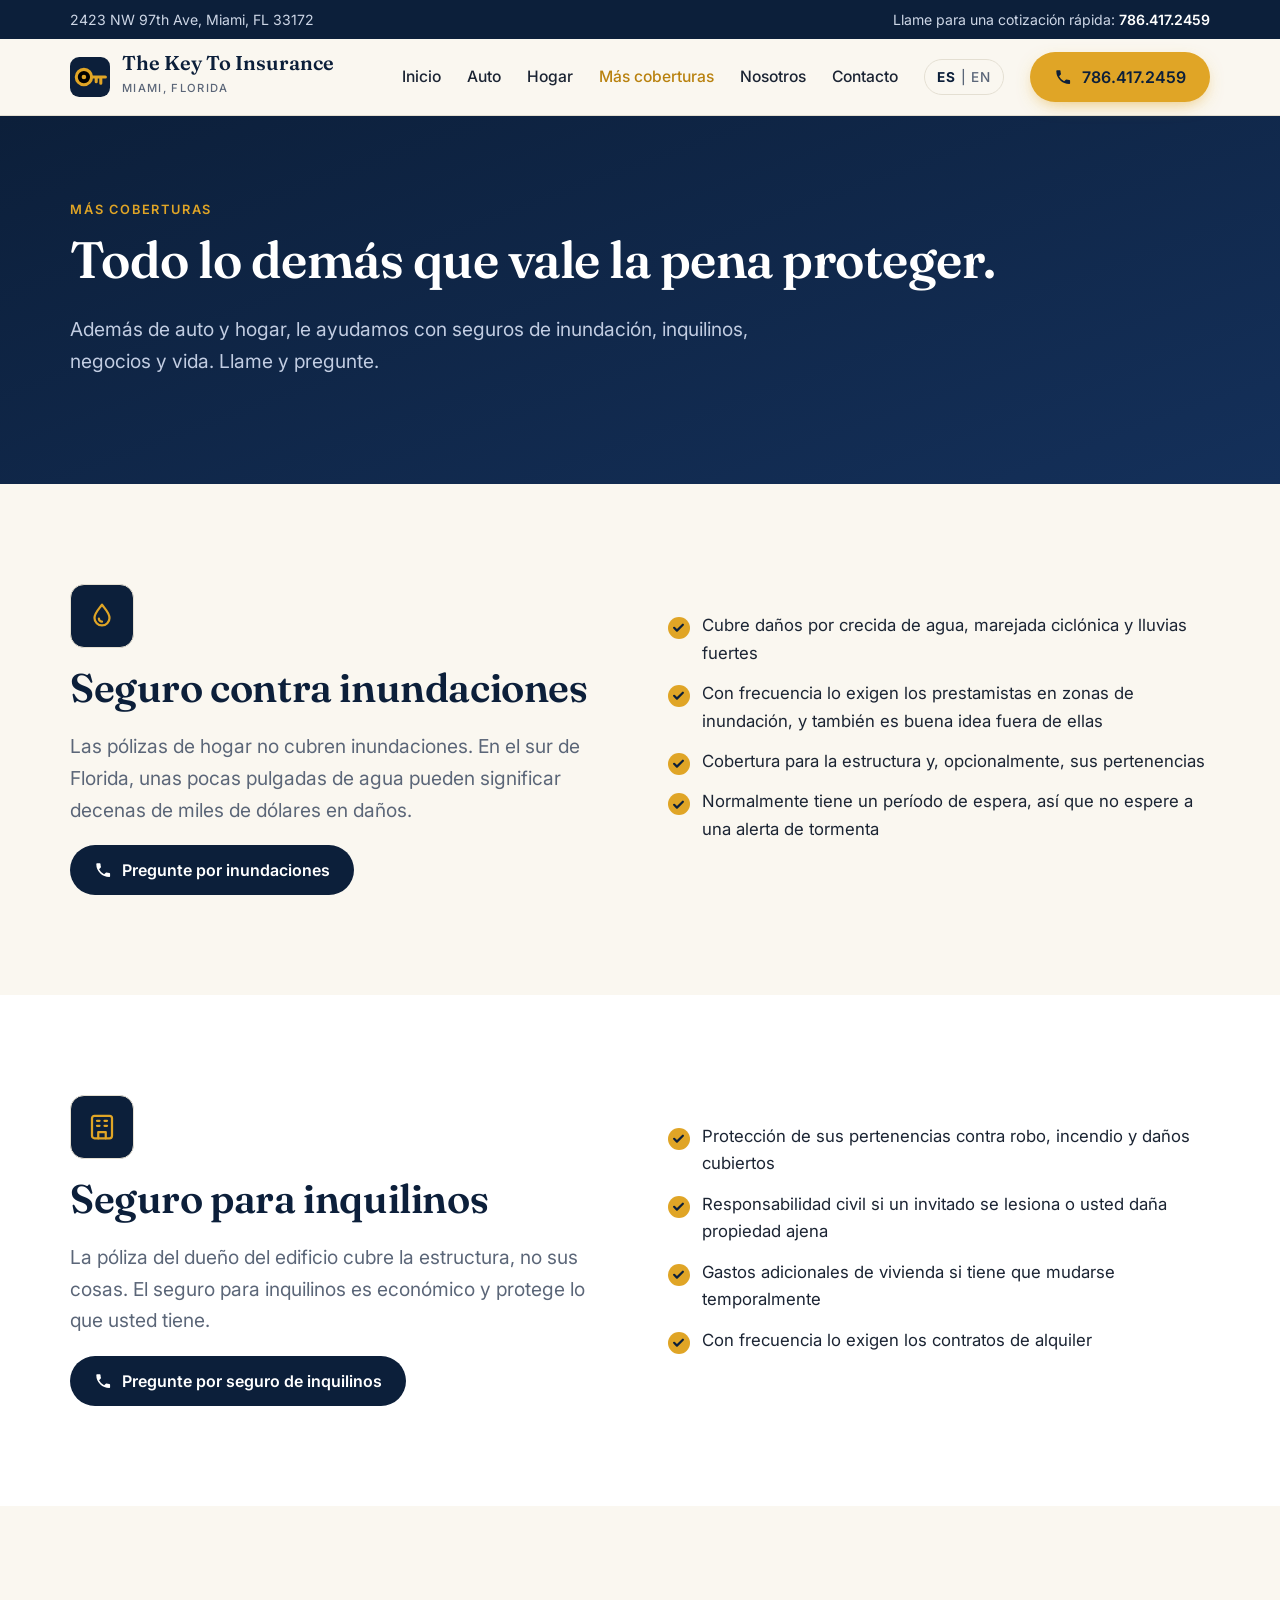
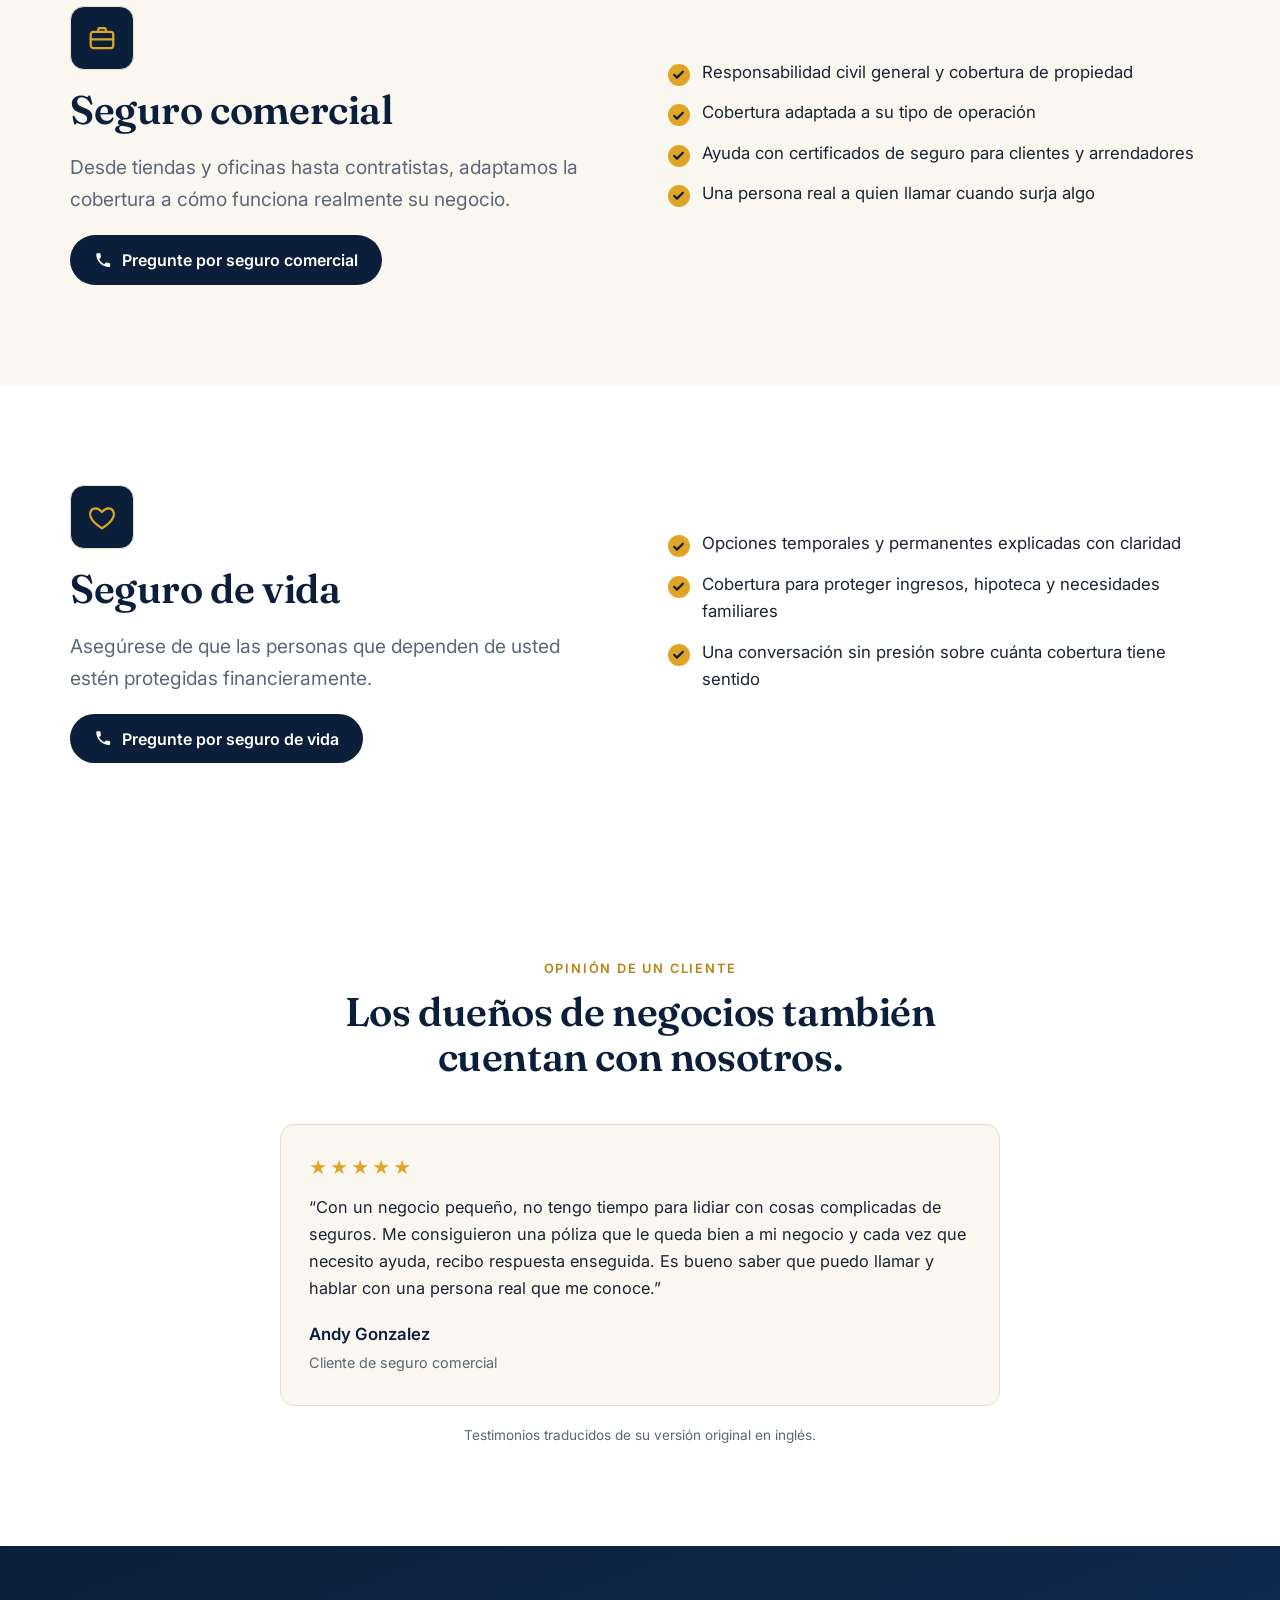
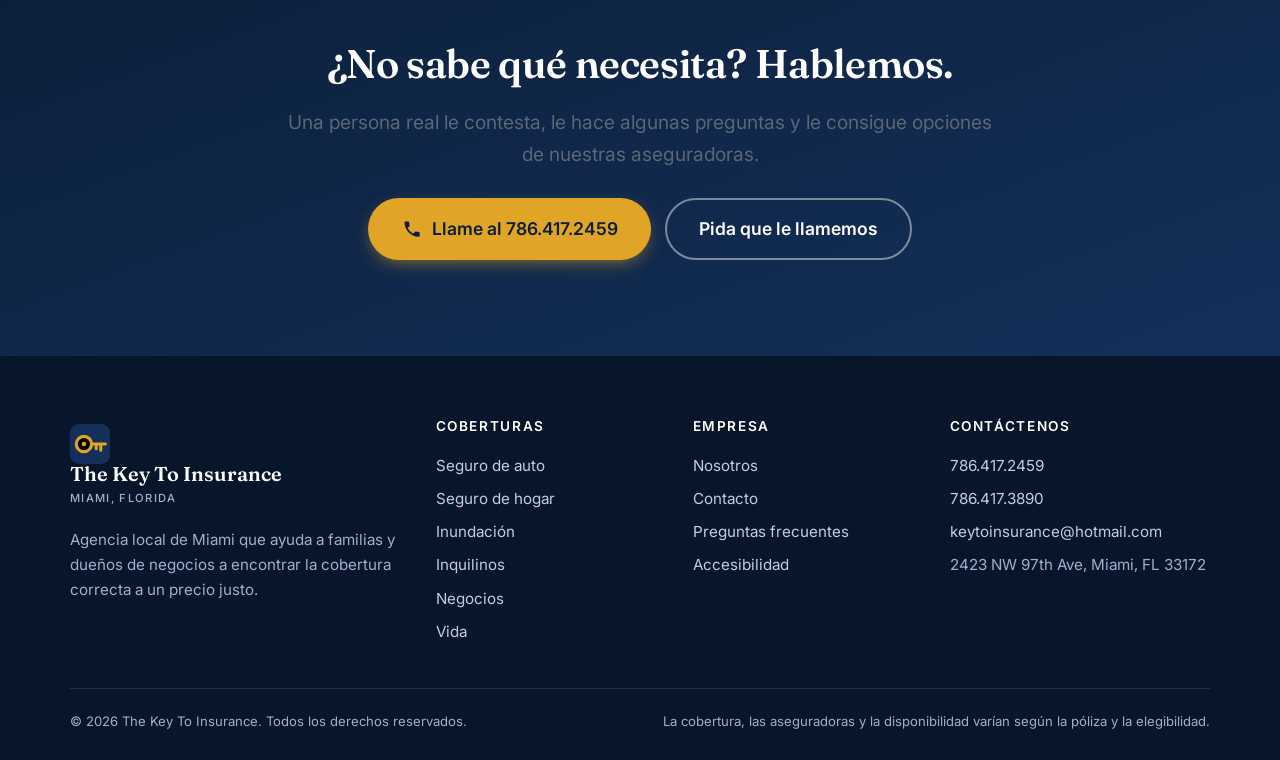
<file: site/es/mas-coberturas.html>
<!DOCTYPE html>
<html lang="es">
<head>
<meta charset="utf-8">
<meta name="viewport" content="width=device-width, initial-scale=1">
<title>Seguro de inundación, inquilinos, comercial y vida | The Key To Insurance</title>
<meta name="description" content="Seguros de inundación, inquilinos, comercial y de vida de una agencia independiente local de Miami. Llame al 786.417.2459.">
<link rel="canonical" href="https://www.thekeytoinsurance.com/es/mas-coberturas.html">
<link rel="alternate" hreflang="en" href="https://www.thekeytoinsurance.com/more-coverage.html">
<link rel="alternate" hreflang="es" href="https://www.thekeytoinsurance.com/es/mas-coberturas.html">
<link rel="alternate" hreflang="x-default" href="https://www.thekeytoinsurance.com/more-coverage.html">
<meta property="og:title" content="Seguro de inundación, inquilinos, comercial y vida | The Key To Insurance">
<meta property="og:description" content="Seguros de inundación, inquilinos, comercial y de vida de una agencia independiente local de Miami. Llame al 786.417.2459.">
<meta property="og:type" content="website">
<meta property="og:url" content="https://www.thekeytoinsurance.com/es/mas-coberturas.html">
<meta property="og:locale" content="es_US">
<meta name="theme-color" content="#0c1f3a">
<link rel="icon" href="../assets/favicon.svg" type="image/svg+xml">
<link rel="preconnect" href="https://fonts.googleapis.com">
<link rel="preconnect" href="https://fonts.gstatic.com" crossorigin>
<link href="https://fonts.googleapis.com/css2?family=Fraunces:ital,opsz,wght@0,9..144,500;0,9..144,600;1,9..144,500&family=Inter:wght@400;500;600;700&display=swap" rel="stylesheet">
<link rel="stylesheet" href="../assets/styles.css">

</head>
<body>
<a class="skip" href="#main">Saltar al contenido</a>
<div class="topbar"><div class="wrap"><span>2423 NW 97th Ave, Miami, FL 33172</span><span>Llame para una cotización rápida: <a href="tel:+17864172459">786.417.2459</a></span></div></div>
<header class="site"><div class="wrap">
  <a class="brand" href="index.html" aria-label="The Key To Insurance, inicio"><svg viewBox="0 0 48 48"><rect width="48" height="48" rx="11" fill="#0c1f3a"/><g transform="translate(2 2) scale(.92)"><circle cx="16" cy="24" r="10" stroke="#e0a526" stroke-width="4"/><circle cx="16" cy="24" r="3" fill="#e0a526"/><path d="M26 24h18M38 24v8M32 24v6" stroke="#e0a526" stroke-width="4" stroke-linecap="round"/></g></svg><span><b>The Key To Insurance</b><small>Miami, Florida</small></span></a>
  <button class="menu-btn" aria-label="Menu" aria-expanded="false" aria-controls="nav"><svg viewBox="0 0 24 24" fill="none" stroke="currentColor" stroke-width="2" stroke-linecap="round"><path d="M4 7h16M4 12h16M4 17h16"/></svg></button>
  <nav class="main" id="nav" aria-label="Main"><a href="index.html">Inicio</a><a href="seguro-de-auto.html">Auto</a><a href="seguro-de-hogar.html">Hogar</a><a href="mas-coberturas.html" aria-current="page">Más coberturas</a><a href="nosotros.html">Nosotros</a><a href="contacto.html">Contacto</a><a class="lang" href="../more-coverage.html" hreflang="en" lang="en" aria-label="View in English"><b>ES</b> | EN</a><a class="btn btn-gold" href="tel:+17864172459"><svg viewBox="0 0 24 24" fill="currentColor" aria-hidden="true"><path d="M6.6 10.8a15 15 0 0 0 6.6 6.6l2.2-2.2a1 1 0 0 1 1-.25 11.4 11.4 0 0 0 3.6.57 1 1 0 0 1 1 1V20a1 1 0 0 1-1 1A17 17 0 0 1 3 4a1 1 0 0 1 1-1h3.5a1 1 0 0 1 1 1c0 1.25.2 2.45.57 3.6a1 1 0 0 1-.25 1z"/></svg>786.417.2459</a></nav>
</div></header>
<main id="main">

<section class="pagehead"><div class="wrap"><span class="eyebrow" style="color:var(--gold)">Más coberturas</span><h1>Todo lo demás que vale la pena proteger.</h1><p class="lede">Además de auto y hogar, le ayudamos con seguros de inundación, inquilinos, negocios y vida. Llame y pregunte.</p></div></section>
<section class="block" id="flood"><div class="wrap split">
  <div><div class="card" style="width:64px;height:64px;padding:0;align-items:center;justify-content:center;margin-bottom:18px;background:var(--navy);color:var(--gold)"><div style="width:30px;height:30px"><svg viewBox="0 0 24 24" fill="none" stroke="currentColor" stroke-width="1.8" stroke-linecap="round" stroke-linejoin="round" aria-hidden="true"><path d="M12 3c3 4 6 6.8 6 10.5a6 6 0 0 1-12 0C6 9.8 9 7 12 3z"/><path d="M9.5 14a2.5 2.5 0 0 0 2.5 2.5"/></svg></div></div>
  <h2>Seguro contra inundaciones</h2><p class="lede">Las pólizas de hogar no cubren inundaciones. En el sur de Florida, unas pocas pulgadas de agua pueden significar decenas de miles de dólares en daños.</p><a class="btn btn-navy" href="tel:+17864172459"><svg viewBox="0 0 24 24" fill="currentColor" aria-hidden="true"><path d="M6.6 10.8a15 15 0 0 0 6.6 6.6l2.2-2.2a1 1 0 0 1 1-.25 11.4 11.4 0 0 0 3.6.57 1 1 0 0 1 1 1V20a1 1 0 0 1-1 1A17 17 0 0 1 3 4a1 1 0 0 1 1-1h3.5a1 1 0 0 1 1 1c0 1.25.2 2.45.57 3.6a1 1 0 0 1-.25 1z"/></svg>Pregunte por inundaciones</a></div>
  <div><ul class="checks"><li>Cubre daños por crecida de agua, marejada ciclónica y lluvias fuertes</li><li>Con frecuencia lo exigen los prestamistas en zonas de inundación, y también es buena idea fuera de ellas</li><li>Cobertura para la estructura y, opcionalmente, sus pertenencias</li><li>Normalmente tiene un período de espera, así que no espere a una alerta de tormenta</li></ul></div></div></section>
<section class="block alt" id="renters"><div class="wrap split">
  <div><div class="card" style="width:64px;height:64px;padding:0;align-items:center;justify-content:center;margin-bottom:18px;background:var(--navy);color:var(--gold)"><div style="width:30px;height:30px"><svg viewBox="0 0 24 24" fill="none" stroke="currentColor" stroke-width="1.8" stroke-linecap="round" stroke-linejoin="round" aria-hidden="true"><rect x="4" y="3" width="16" height="18" rx="2"/><path d="M9 21v-5h6v5"/><path d="M8 7h2M14 7h2M8 11h2M14 11h2"/></svg></div></div>
  <h2>Seguro para inquilinos</h2><p class="lede">La póliza del dueño del edificio cubre la estructura, no sus cosas. El seguro para inquilinos es económico y protege lo que usted tiene.</p><a class="btn btn-navy" href="tel:+17864172459"><svg viewBox="0 0 24 24" fill="currentColor" aria-hidden="true"><path d="M6.6 10.8a15 15 0 0 0 6.6 6.6l2.2-2.2a1 1 0 0 1 1-.25 11.4 11.4 0 0 0 3.6.57 1 1 0 0 1 1 1V20a1 1 0 0 1-1 1A17 17 0 0 1 3 4a1 1 0 0 1 1-1h3.5a1 1 0 0 1 1 1c0 1.25.2 2.45.57 3.6a1 1 0 0 1-.25 1z"/></svg>Pregunte por seguro de inquilinos</a></div>
  <div><ul class="checks"><li>Protección de sus pertenencias contra robo, incendio y daños cubiertos</li><li>Responsabilidad civil si un invitado se lesiona o usted daña propiedad ajena</li><li>Gastos adicionales de vivienda si tiene que mudarse temporalmente</li><li>Con frecuencia lo exigen los contratos de alquiler</li></ul></div></div></section>
<section class="block" id="business"><div class="wrap split">
  <div><div class="card" style="width:64px;height:64px;padding:0;align-items:center;justify-content:center;margin-bottom:18px;background:var(--navy);color:var(--gold)"><div style="width:30px;height:30px"><svg viewBox="0 0 24 24" fill="none" stroke="currentColor" stroke-width="1.8" stroke-linecap="round" stroke-linejoin="round" aria-hidden="true"><rect x="3" y="7" width="18" height="13" rx="2"/><path d="M9 7V5a1 1 0 0 1 1-1h4a1 1 0 0 1 1 1v2"/><path d="M3 13h18"/></svg></div></div>
  <h2>Seguro comercial</h2><p class="lede">Desde tiendas y oficinas hasta contratistas, adaptamos la cobertura a cómo funciona realmente su negocio.</p><a class="btn btn-navy" href="tel:+17864172459"><svg viewBox="0 0 24 24" fill="currentColor" aria-hidden="true"><path d="M6.6 10.8a15 15 0 0 0 6.6 6.6l2.2-2.2a1 1 0 0 1 1-.25 11.4 11.4 0 0 0 3.6.57 1 1 0 0 1 1 1V20a1 1 0 0 1-1 1A17 17 0 0 1 3 4a1 1 0 0 1 1-1h3.5a1 1 0 0 1 1 1c0 1.25.2 2.45.57 3.6a1 1 0 0 1-.25 1z"/></svg>Pregunte por seguro comercial</a></div>
  <div><ul class="checks"><li>Responsabilidad civil general y cobertura de propiedad</li><li>Cobertura adaptada a su tipo de operación</li><li>Ayuda con certificados de seguro para clientes y arrendadores</li><li>Una persona real a quien llamar cuando surja algo</li></ul></div></div></section>
<section class="block alt" id="life"><div class="wrap split">
  <div><div class="card" style="width:64px;height:64px;padding:0;align-items:center;justify-content:center;margin-bottom:18px;background:var(--navy);color:var(--gold)"><div style="width:30px;height:30px"><svg viewBox="0 0 24 24" fill="none" stroke="currentColor" stroke-width="1.8" stroke-linecap="round" stroke-linejoin="round" aria-hidden="true"><path d="M12 21s-7.5-4.6-9.2-9.3C1.6 8.2 3.6 5 6.8 5c2 0 3.4 1 5.2 3 1.8-2 3.2-3 5.2-3 3.2 0 5.2 3.2 4 6.7C19.500 16.400 12 21 12 21z"/></svg></div></div>
  <h2>Seguro de vida</h2><p class="lede">Asegúrese de que las personas que dependen de usted estén protegidas financieramente.</p><a class="btn btn-navy" href="tel:+17864172459"><svg viewBox="0 0 24 24" fill="currentColor" aria-hidden="true"><path d="M6.6 10.8a15 15 0 0 0 6.6 6.6l2.2-2.2a1 1 0 0 1 1-.25 11.4 11.4 0 0 0 3.6.57 1 1 0 0 1 1 1V20a1 1 0 0 1-1 1A17 17 0 0 1 3 4a1 1 0 0 1 1-1h3.5a1 1 0 0 1 1 1c0 1.25.2 2.45.57 3.6a1 1 0 0 1-.25 1z"/></svg>Pregunte por seguro de vida</a></div>
  <div><ul class="checks"><li>Opciones temporales y permanentes explicadas con claridad</li><li>Cobertura para proteger ingresos, hipoteca y necesidades familiares</li><li>Una conversación sin presión sobre cuánta cobertura tiene sentido</li></ul></div></div></section>
<section class="block alt"><div class="wrap"><div class="head center"><span class="eyebrow">Opinión de un cliente</span><h2>Los dueños de negocios también cuentan con nosotros.</h2></div>
<div style="max-width:720px;margin:auto"><div class="cards"><figure class="card" style="margin:0">
  <div aria-label="5 de 5 estrellas" style="color:var(--gold);letter-spacing:3px;font-size:1.1rem;margin-bottom:12px">★★★★★</div>
  <blockquote style="margin:0;flex:1;font-size:1.02rem">“Con un negocio pequeño, no tengo tiempo para lidiar con cosas complicadas de seguros. Me consiguieron una póliza que le queda bien a mi negocio y cada vez que necesito ayuda, recibo respuesta enseguida. Es bueno saber que puedo llamar y hablar con una persona real que me conoce.”</blockquote>
  <figcaption style="margin-top:20px;font-weight:600;color:var(--navy)">Andy Gonzalez<br><span style="font-weight:400;color:var(--muted);font-size:.9rem">Cliente de seguro comercial</span></figcaption></figure></div><p style="text-align:center;color:var(--muted);font-size:.85rem;margin:18px 0 0">Testimonios traducidos de su versión original en inglés.</p></div></div></section>
<section class="cta"><div class="wrap">
  <h2>¿No sabe qué necesita? Hablemos.</h2><p class="lede" style="margin-inline:auto">Una persona real le contesta, le hace algunas preguntas y le consigue opciones de nuestras aseguradoras.</p>
  <div class="hero-actions"><a class="btn btn-gold btn-lg" href="tel:+17864172459"><svg viewBox="0 0 24 24" fill="currentColor" aria-hidden="true"><path d="M6.6 10.8a15 15 0 0 0 6.6 6.6l2.2-2.2a1 1 0 0 1 1-.25 11.4 11.4 0 0 0 3.6.57 1 1 0 0 1 1 1V20a1 1 0 0 1-1 1A17 17 0 0 1 3 4a1 1 0 0 1 1-1h3.5a1 1 0 0 1 1 1c0 1.25.2 2.45.57 3.6a1 1 0 0 1-.25 1z"/></svg>Llame al 786.417.2459</a><a class="btn btn-ghost btn-lg" href="contacto.html#quote">Pida que le llamemos</a></div>
</div></section>

</main>
<footer class="site"><div class="wrap">
  <div class="cols">
    <div><a class="brand" href="index.html"><svg viewBox="0 0 48 48"><rect width="48" height="48" rx="11" fill="#14305a"/><g transform="translate(2 2) scale(.92)"><circle cx="16" cy="24" r="10" stroke="#e0a526" stroke-width="4"/><circle cx="16" cy="24" r="3" fill="#e0a526"/><path d="M26 24h18M38 24v8M32 24v6" stroke="#e0a526" stroke-width="4" stroke-linecap="round"/></g></svg><span><b>The Key To Insurance</b><small>Miami, Florida</small></span></a>
      <p>Agencia local de Miami que ayuda a familias y dueños de negocios a encontrar la cobertura correcta a un precio justo.</p></div>
    <div><h4>Coberturas</h4><a href="seguro-de-auto.html">Seguro de auto</a><a href="seguro-de-hogar.html">Seguro de hogar</a><a href="mas-coberturas.html#flood">Inundación</a><a href="mas-coberturas.html#renters">Inquilinos</a><a href="mas-coberturas.html#business">Negocios</a><a href="mas-coberturas.html#life">Vida</a></div>
    <div><h4>Empresa</h4><a href="nosotros.html">Nosotros</a><a href="contacto.html">Contacto</a><a href="index.html#faq">Preguntas frecuentes</a><a href="accesibilidad.html">Accesibilidad</a></div>
    <div><h4>Contáctenos</h4><a href="tel:+17864172459">786.417.2459</a><a href="tel:+17864173890">786.417.3890</a><a href="mailto:keytoinsurance@hotmail.com">keytoinsurance@hotmail.com</a><span style="display:block;padding:4px 0">2423 NW 97th Ave, Miami, FL 33172</span></div>
  </div>
  <div class="legal"><span>© 2026 The Key To Insurance. Todos los derechos reservados.</span><span>La cobertura, las aseguradoras y la disponibilidad varían según la póliza y la elegibilidad.</span></div>
</div></footer>
<div class="callbar"><a class="c" href="tel:+17864172459">Llame ahora</a><a class="q" href="contacto.html#quote">Cotizar</a></div>
<script src="../assets/script.js"></script>
</body>
</html>
</file>
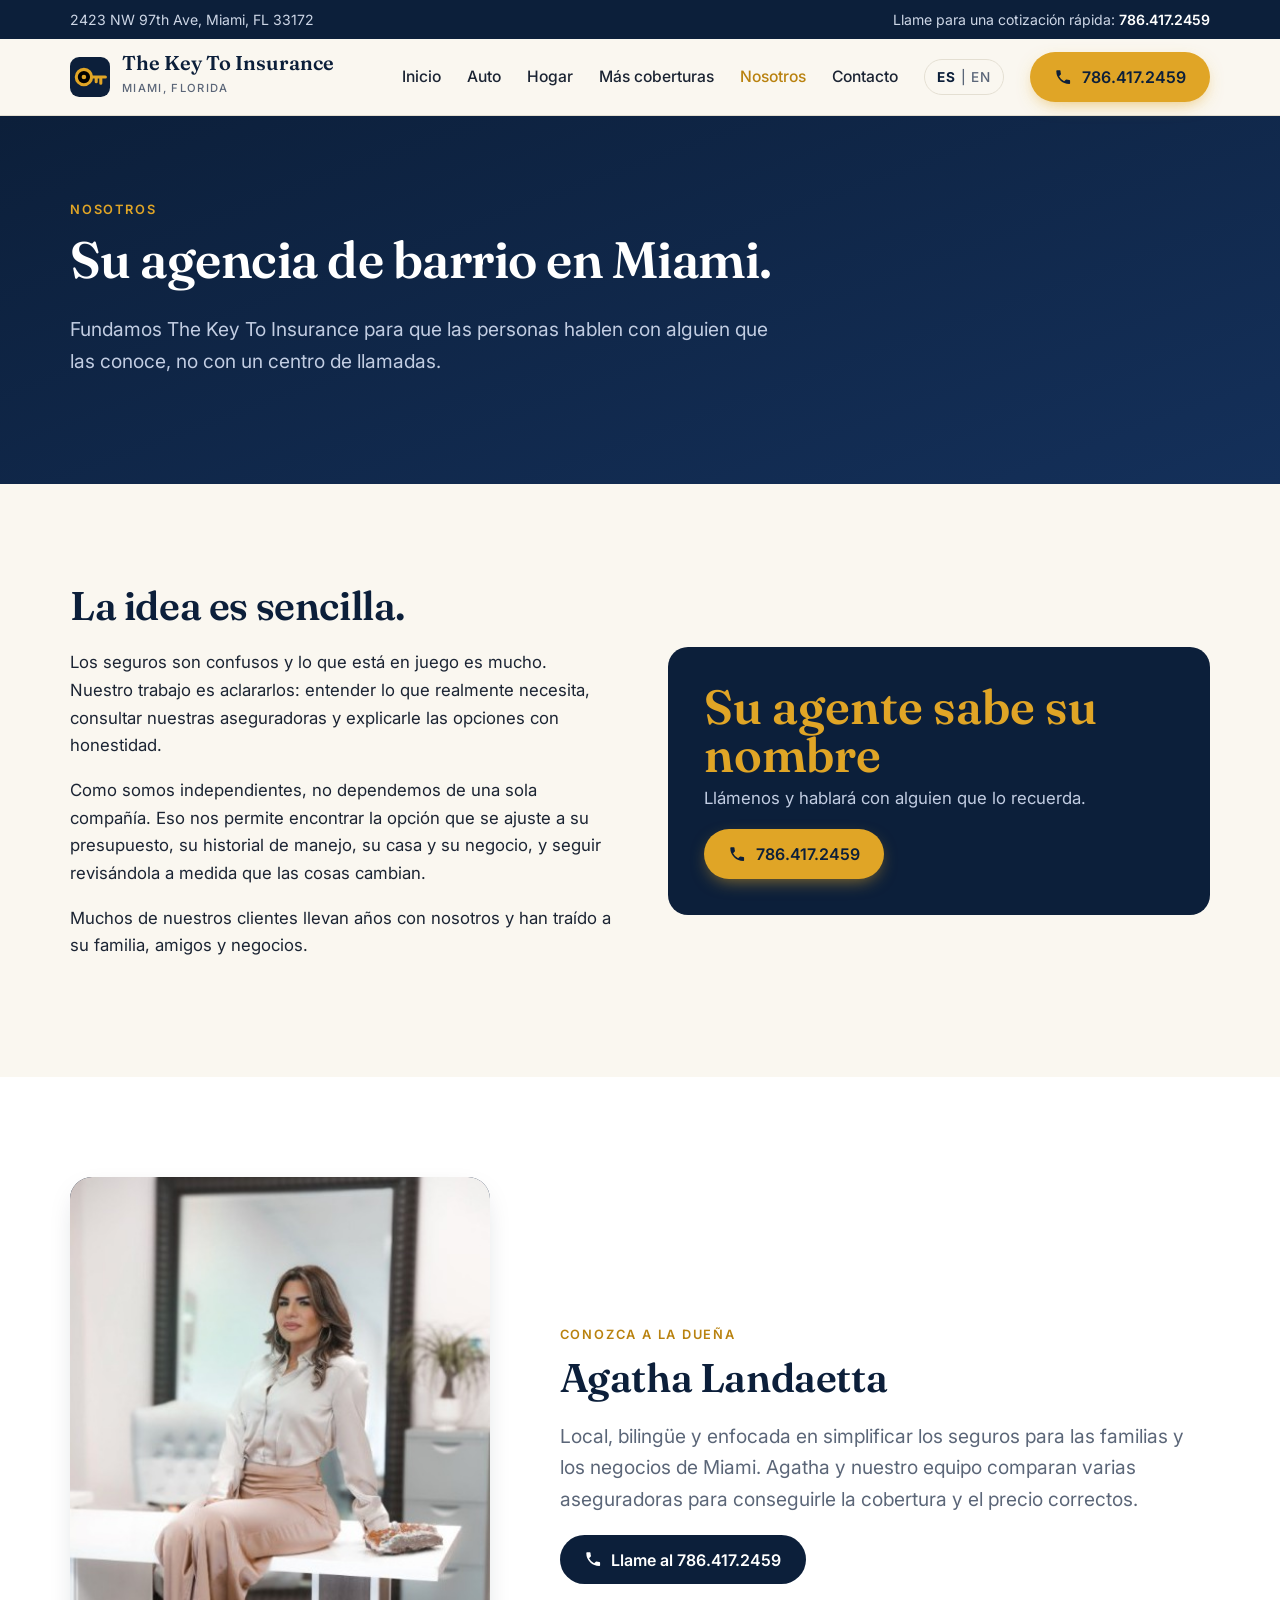
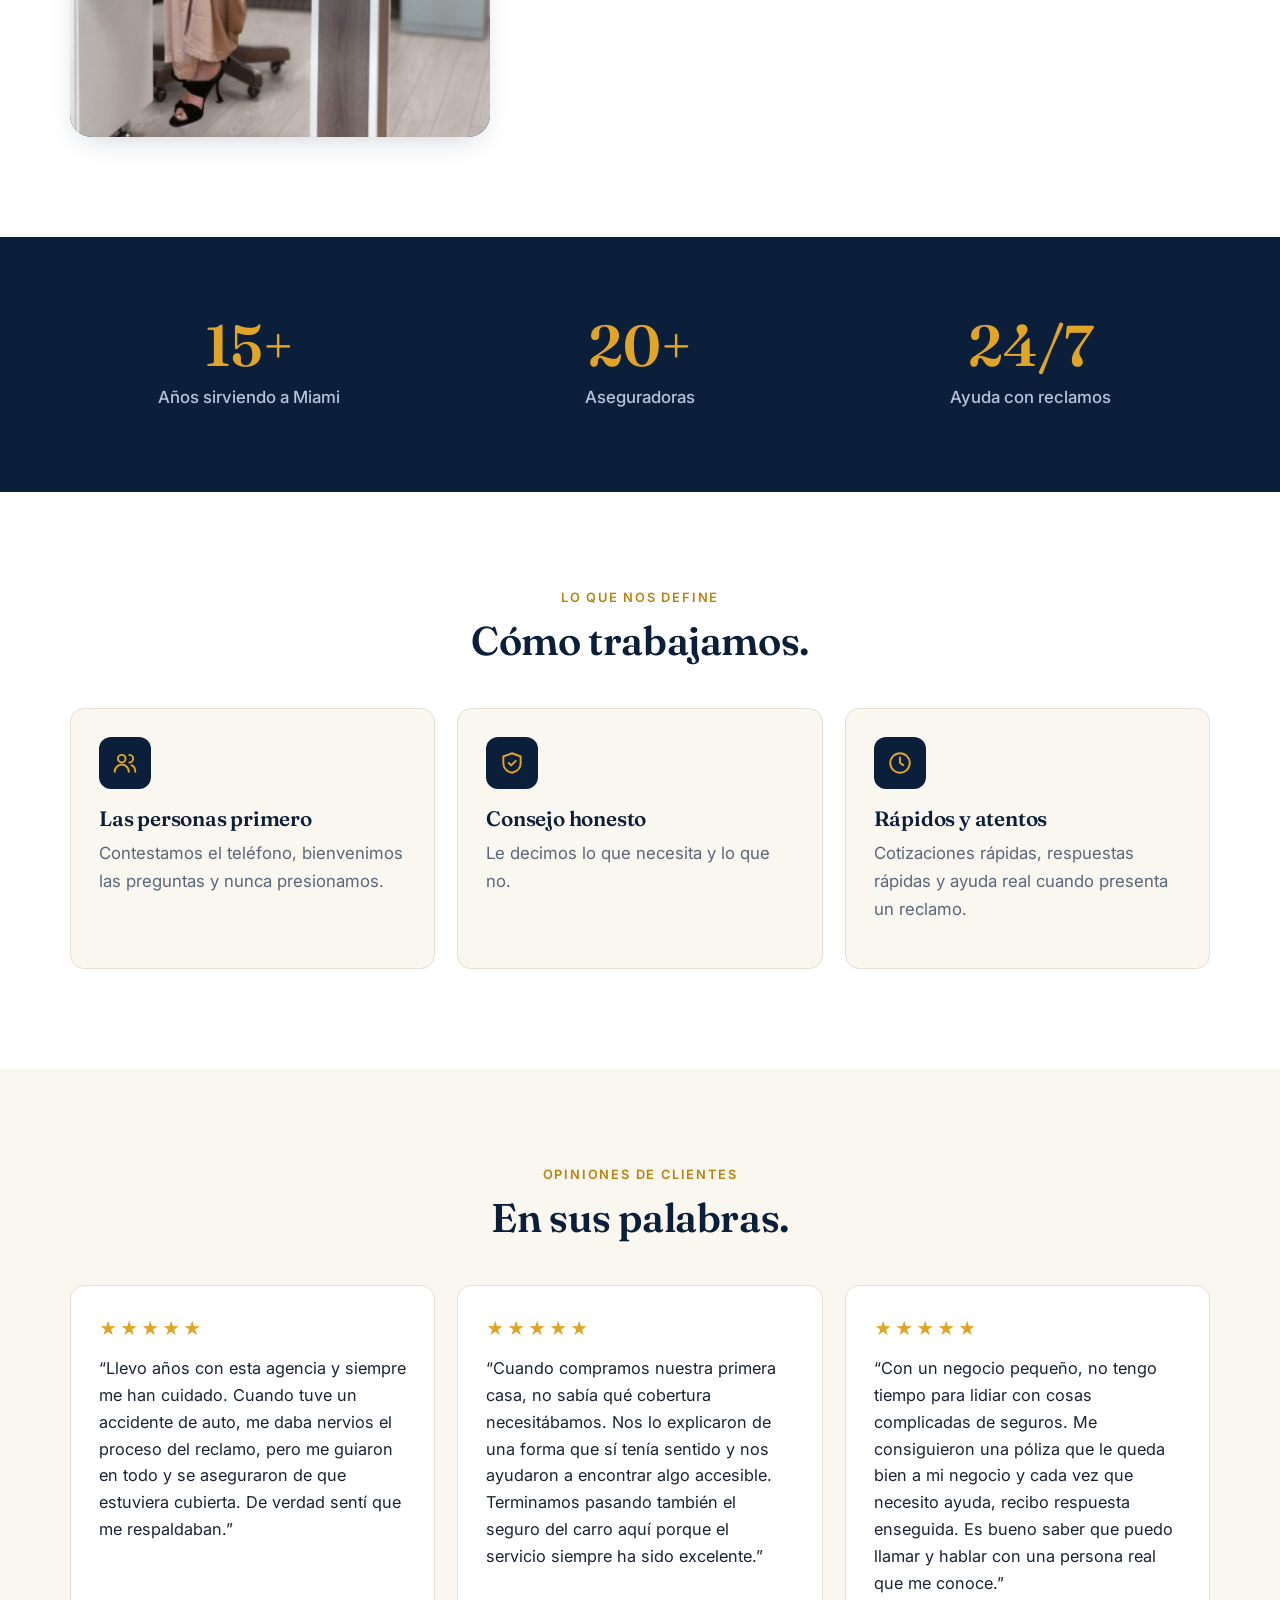
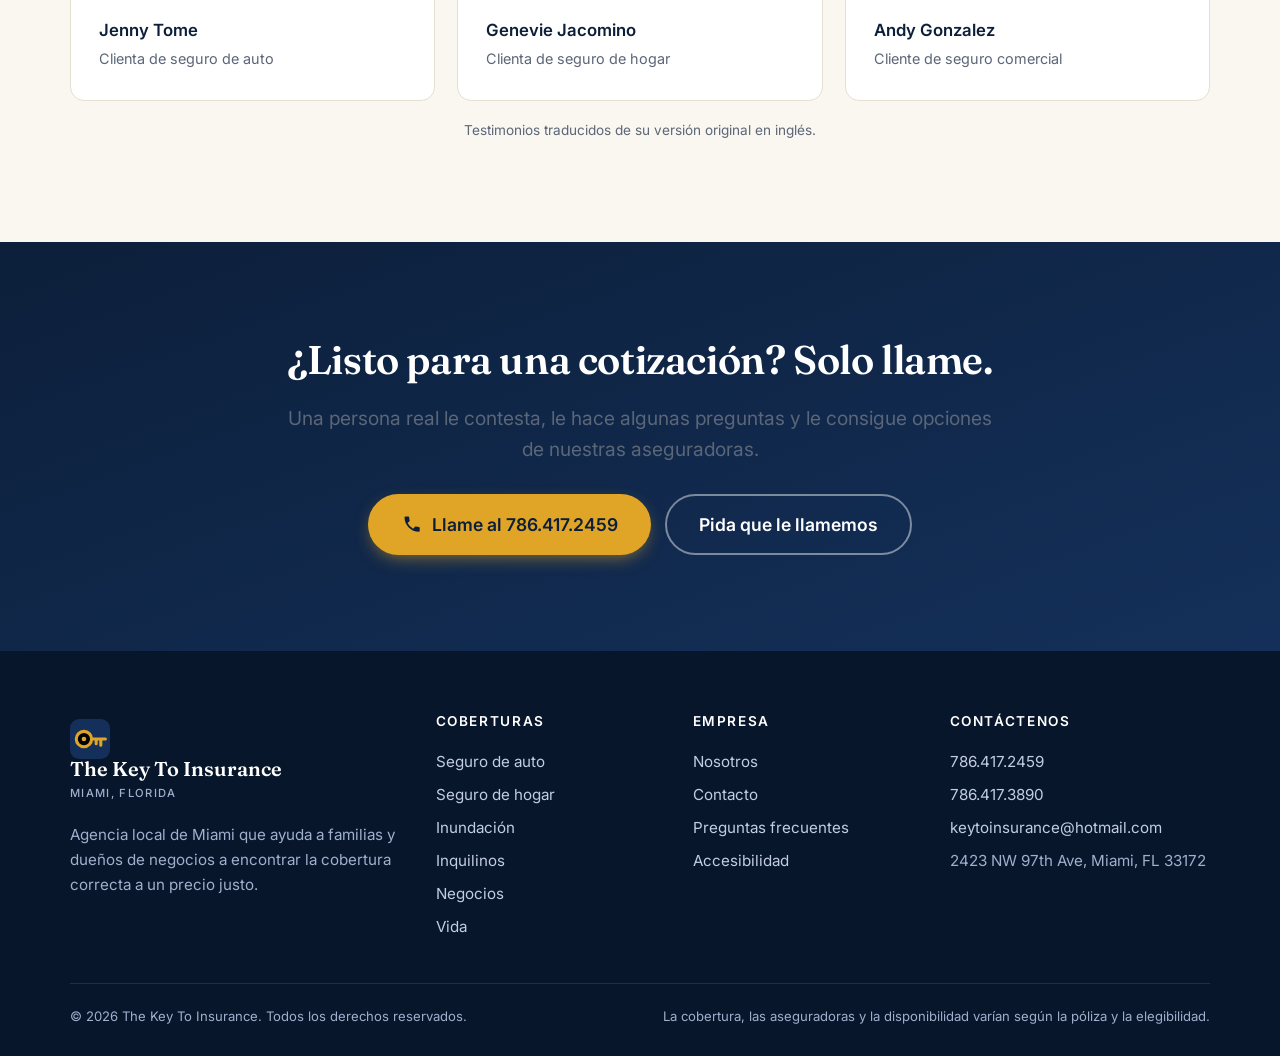
<file: site/es/nosotros.html>
<!DOCTYPE html>
<html lang="es">
<head>
<meta charset="utf-8">
<meta name="viewport" content="width=device-width, initial-scale=1">
<title>Nosotros | The Key To Insurance, Miami</title>
<meta name="description" content="Conozca The Key To Insurance, una agencia independiente de Miami enfocada en consejo honesto y servicio rápido y amable.">
<link rel="canonical" href="https://www.thekeytoinsurance.com/es/nosotros.html">
<link rel="alternate" hreflang="en" href="https://www.thekeytoinsurance.com/about.html">
<link rel="alternate" hreflang="es" href="https://www.thekeytoinsurance.com/es/nosotros.html">
<link rel="alternate" hreflang="x-default" href="https://www.thekeytoinsurance.com/about.html">
<meta property="og:title" content="Nosotros | The Key To Insurance, Miami">
<meta property="og:description" content="Conozca The Key To Insurance, una agencia independiente de Miami enfocada en consejo honesto y servicio rápido y amable.">
<meta property="og:type" content="website">
<meta property="og:url" content="https://www.thekeytoinsurance.com/es/nosotros.html">
<meta property="og:locale" content="es_US">
<meta name="theme-color" content="#0c1f3a">
<link rel="icon" href="../assets/favicon.svg" type="image/svg+xml">
<link rel="preconnect" href="https://fonts.googleapis.com">
<link rel="preconnect" href="https://fonts.gstatic.com" crossorigin>
<link href="https://fonts.googleapis.com/css2?family=Fraunces:ital,opsz,wght@0,9..144,500;0,9..144,600;1,9..144,500&family=Inter:wght@400;500;600;700&display=swap" rel="stylesheet">
<link rel="stylesheet" href="../assets/styles.css">

</head>
<body>
<a class="skip" href="#main">Saltar al contenido</a>
<div class="topbar"><div class="wrap"><span>2423 NW 97th Ave, Miami, FL 33172</span><span>Llame para una cotización rápida: <a href="tel:+17864172459">786.417.2459</a></span></div></div>
<header class="site"><div class="wrap">
  <a class="brand" href="index.html" aria-label="The Key To Insurance, inicio"><svg viewBox="0 0 48 48"><rect width="48" height="48" rx="11" fill="#0c1f3a"/><g transform="translate(2 2) scale(.92)"><circle cx="16" cy="24" r="10" stroke="#e0a526" stroke-width="4"/><circle cx="16" cy="24" r="3" fill="#e0a526"/><path d="M26 24h18M38 24v8M32 24v6" stroke="#e0a526" stroke-width="4" stroke-linecap="round"/></g></svg><span><b>The Key To Insurance</b><small>Miami, Florida</small></span></a>
  <button class="menu-btn" aria-label="Menu" aria-expanded="false" aria-controls="nav"><svg viewBox="0 0 24 24" fill="none" stroke="currentColor" stroke-width="2" stroke-linecap="round"><path d="M4 7h16M4 12h16M4 17h16"/></svg></button>
  <nav class="main" id="nav" aria-label="Main"><a href="index.html">Inicio</a><a href="seguro-de-auto.html">Auto</a><a href="seguro-de-hogar.html">Hogar</a><a href="mas-coberturas.html">Más coberturas</a><a href="nosotros.html" aria-current="page">Nosotros</a><a href="contacto.html">Contacto</a><a class="lang" href="../about.html" hreflang="en" lang="en" aria-label="View in English"><b>ES</b> | EN</a><a class="btn btn-gold" href="tel:+17864172459"><svg viewBox="0 0 24 24" fill="currentColor" aria-hidden="true"><path d="M6.6 10.8a15 15 0 0 0 6.6 6.6l2.2-2.2a1 1 0 0 1 1-.25 11.4 11.4 0 0 0 3.6.57 1 1 0 0 1 1 1V20a1 1 0 0 1-1 1A17 17 0 0 1 3 4a1 1 0 0 1 1-1h3.5a1 1 0 0 1 1 1c0 1.25.2 2.45.57 3.6a1 1 0 0 1-.25 1z"/></svg>786.417.2459</a></nav>
</div></header>
<main id="main">

<section class="pagehead"><div class="wrap"><span class="eyebrow" style="color:var(--gold)">Nosotros</span><h1>Su agencia de barrio en Miami.</h1><p class="lede">Fundamos The Key To Insurance para que las personas hablen con alguien que las conoce, no con un centro de llamadas.</p></div></section>
<section class="block"><div class="wrap split">
  <div><h2>La idea es sencilla.</h2>
    <p>Los seguros son confusos y lo que está en juego es mucho. Nuestro trabajo es aclararlos: entender lo que realmente necesita, consultar nuestras aseguradoras y explicarle las opciones con honestidad.</p>
    <p>Como somos independientes, no dependemos de una sola compañía. Eso nos permite encontrar la opción que se ajuste a su presupuesto, su historial de manejo, su casa y su negocio, y seguir revisándola a medida que las cosas cambian.</p>
    <p>Muchos de nuestros clientes llevan años con nosotros y han traído a su familia, amigos y negocios.</p></div>
  <div class="panel"><div class="big">Su agente sabe su nombre</div><p>Llámenos y hablará con alguien que lo recuerda.</p>
    <a class="btn btn-gold" href="tel:+17864172459"><svg viewBox="0 0 24 24" fill="currentColor" aria-hidden="true"><path d="M6.6 10.8a15 15 0 0 0 6.6 6.6l2.2-2.2a1 1 0 0 1 1-.25 11.4 11.4 0 0 0 3.6.57 1 1 0 0 1 1 1V20a1 1 0 0 1-1 1A17 17 0 0 1 3 4a1 1 0 0 1 1-1h3.5a1 1 0 0 1 1 1c0 1.25.2 2.45.57 3.6a1 1 0 0 1-.25 1z"/></svg>786.417.2459</a></div>
</div></section>
<section class="block alt"><div class="wrap"><div class="owner">
  <figure class="owner-photo"><span class="initials" aria-hidden="true">AL</span><img src="../assets/agatha-landaetta.jpg" alt="Agatha Landaetta, dueña de The Key To Insurance" loading="lazy" onerror="this.remove()"></figure>
  <div><span class="eyebrow">Conozca a la dueña</span><h2>Agatha Landaetta</h2>
  <p class="lede">Local, bilingüe y enfocada en simplificar los seguros para las familias y los negocios de Miami. Agatha y nuestro equipo comparan varias aseguradoras para conseguirle la cobertura y el precio correctos.</p>
  <a class="btn btn-navy" href="tel:+17864172459"><svg viewBox="0 0 24 24" fill="currentColor" aria-hidden="true"><path d="M6.6 10.8a15 15 0 0 0 6.6 6.6l2.2-2.2a1 1 0 0 1 1-.25 11.4 11.4 0 0 0 3.6.57 1 1 0 0 1 1 1V20a1 1 0 0 1-1 1A17 17 0 0 1 3 4a1 1 0 0 1 1-1h3.5a1 1 0 0 1 1 1c0 1.25.2 2.45.57 3.6a1 1 0 0 1-.25 1z"/></svg>Llame al 786.417.2459</a></div>
</div></div></section>
<section class="stats" aria-label="En cifras"><div class="wrap"><div><b>15+</b><span>Años sirviendo a Miami</span></div><div><b>20+</b><span>Aseguradoras</span></div><div><b>24/7</b><span>Ayuda con reclamos</span></div></div></section>
<section class="block alt"><div class="wrap">
  <div class="head center"><span class="eyebrow">Lo que nos define</span><h2>Cómo trabajamos.</h2></div>
  <div class="cards"><div class="card"><div class="ico"><svg viewBox="0 0 24 24" fill="none" stroke="currentColor" stroke-width="1.8" stroke-linecap="round" stroke-linejoin="round" aria-hidden="true"><circle cx="9" cy="8" r="3.500"/><path d="M2.500 20a6.500 6.500 0 0 1 13 0"/><path d="M16 4.500a3.500 3.500 0 0 1 0 7M18 14a6.500 6.500 0 0 1 3.500 6"/></svg></div><h3>Las personas primero</h3><p>Contestamos el teléfono, bienvenimos las preguntas y nunca presionamos.</p></div><div class="card"><div class="ico"><svg viewBox="0 0 24 24" fill="none" stroke="currentColor" stroke-width="1.8" stroke-linecap="round" stroke-linejoin="round" aria-hidden="true"><path d="M12 3l8 3v6c0 4.500-3.300 8-8 9-4.700-1-8-4.500-8-9V6z"/><path d="M9 12l2.200 2.200L15.500 10"/></svg></div><h3>Consejo honesto</h3><p>Le decimos lo que necesita y lo que no.</p></div><div class="card"><div class="ico"><svg viewBox="0 0 24 24" fill="none" stroke="currentColor" stroke-width="1.8" stroke-linecap="round" stroke-linejoin="round" aria-hidden="true"><circle cx="12" cy="12" r="9"/><path d="M12 7v5l3 2"/></svg></div><h3>Rápidos y atentos</h3><p>Cotizaciones rápidas, respuestas rápidas y ayuda real cuando presenta un reclamo.</p></div></div>
</div></section>
<section class="block"><div class="wrap"><div class="head center"><span class="eyebrow">Opiniones de clientes</span><h2>En sus palabras.</h2></div><div class="cards"><figure class="card" style="margin:0">
  <div aria-label="5 de 5 estrellas" style="color:var(--gold);letter-spacing:3px;font-size:1.1rem;margin-bottom:12px">★★★★★</div>
  <blockquote style="margin:0;flex:1;font-size:1.02rem">“Llevo años con esta agencia y siempre me han cuidado. Cuando tuve un accidente de auto, me daba nervios el proceso del reclamo, pero me guiaron en todo y se aseguraron de que estuviera cubierta. De verdad sentí que me respaldaban.”</blockquote>
  <figcaption style="margin-top:20px;font-weight:600;color:var(--navy)">Jenny Tome<br><span style="font-weight:400;color:var(--muted);font-size:.9rem">Clienta de seguro de auto</span></figcaption></figure><figure class="card" style="margin:0">
  <div aria-label="5 de 5 estrellas" style="color:var(--gold);letter-spacing:3px;font-size:1.1rem;margin-bottom:12px">★★★★★</div>
  <blockquote style="margin:0;flex:1;font-size:1.02rem">“Cuando compramos nuestra primera casa, no sabía qué cobertura necesitábamos. Nos lo explicaron de una forma que sí tenía sentido y nos ayudaron a encontrar algo accesible. Terminamos pasando también el seguro del carro aquí porque el servicio siempre ha sido excelente.”</blockquote>
  <figcaption style="margin-top:20px;font-weight:600;color:var(--navy)">Genevie Jacomino<br><span style="font-weight:400;color:var(--muted);font-size:.9rem">Clienta de seguro de hogar</span></figcaption></figure><figure class="card" style="margin:0">
  <div aria-label="5 de 5 estrellas" style="color:var(--gold);letter-spacing:3px;font-size:1.1rem;margin-bottom:12px">★★★★★</div>
  <blockquote style="margin:0;flex:1;font-size:1.02rem">“Con un negocio pequeño, no tengo tiempo para lidiar con cosas complicadas de seguros. Me consiguieron una póliza que le queda bien a mi negocio y cada vez que necesito ayuda, recibo respuesta enseguida. Es bueno saber que puedo llamar y hablar con una persona real que me conoce.”</blockquote>
  <figcaption style="margin-top:20px;font-weight:600;color:var(--navy)">Andy Gonzalez<br><span style="font-weight:400;color:var(--muted);font-size:.9rem">Cliente de seguro comercial</span></figcaption></figure></div><p style="text-align:center;color:var(--muted);font-size:.85rem;margin:18px 0 0">Testimonios traducidos de su versión original en inglés.</p></div></section>
<section class="cta"><div class="wrap">
  <h2>¿Listo para una cotización? Solo llame.</h2><p class="lede" style="margin-inline:auto">Una persona real le contesta, le hace algunas preguntas y le consigue opciones de nuestras aseguradoras.</p>
  <div class="hero-actions"><a class="btn btn-gold btn-lg" href="tel:+17864172459"><svg viewBox="0 0 24 24" fill="currentColor" aria-hidden="true"><path d="M6.6 10.8a15 15 0 0 0 6.6 6.6l2.2-2.2a1 1 0 0 1 1-.25 11.4 11.4 0 0 0 3.6.57 1 1 0 0 1 1 1V20a1 1 0 0 1-1 1A17 17 0 0 1 3 4a1 1 0 0 1 1-1h3.5a1 1 0 0 1 1 1c0 1.25.2 2.45.57 3.6a1 1 0 0 1-.25 1z"/></svg>Llame al 786.417.2459</a><a class="btn btn-ghost btn-lg" href="contacto.html#quote">Pida que le llamemos</a></div>
</div></section>

</main>
<footer class="site"><div class="wrap">
  <div class="cols">
    <div><a class="brand" href="index.html"><svg viewBox="0 0 48 48"><rect width="48" height="48" rx="11" fill="#14305a"/><g transform="translate(2 2) scale(.92)"><circle cx="16" cy="24" r="10" stroke="#e0a526" stroke-width="4"/><circle cx="16" cy="24" r="3" fill="#e0a526"/><path d="M26 24h18M38 24v8M32 24v6" stroke="#e0a526" stroke-width="4" stroke-linecap="round"/></g></svg><span><b>The Key To Insurance</b><small>Miami, Florida</small></span></a>
      <p>Agencia local de Miami que ayuda a familias y dueños de negocios a encontrar la cobertura correcta a un precio justo.</p></div>
    <div><h4>Coberturas</h4><a href="seguro-de-auto.html">Seguro de auto</a><a href="seguro-de-hogar.html">Seguro de hogar</a><a href="mas-coberturas.html#flood">Inundación</a><a href="mas-coberturas.html#renters">Inquilinos</a><a href="mas-coberturas.html#business">Negocios</a><a href="mas-coberturas.html#life">Vida</a></div>
    <div><h4>Empresa</h4><a href="nosotros.html">Nosotros</a><a href="contacto.html">Contacto</a><a href="index.html#faq">Preguntas frecuentes</a><a href="accesibilidad.html">Accesibilidad</a></div>
    <div><h4>Contáctenos</h4><a href="tel:+17864172459">786.417.2459</a><a href="tel:+17864173890">786.417.3890</a><a href="mailto:keytoinsurance@hotmail.com">keytoinsurance@hotmail.com</a><span style="display:block;padding:4px 0">2423 NW 97th Ave, Miami, FL 33172</span></div>
  </div>
  <div class="legal"><span>© 2026 The Key To Insurance. Todos los derechos reservados.</span><span>La cobertura, las aseguradoras y la disponibilidad varían según la póliza y la elegibilidad.</span></div>
</div></footer>
<div class="callbar"><a class="c" href="tel:+17864172459">Llame ahora</a><a class="q" href="contacto.html#quote">Cotizar</a></div>
<script src="../assets/script.js"></script>
</body>
</html>
</file>
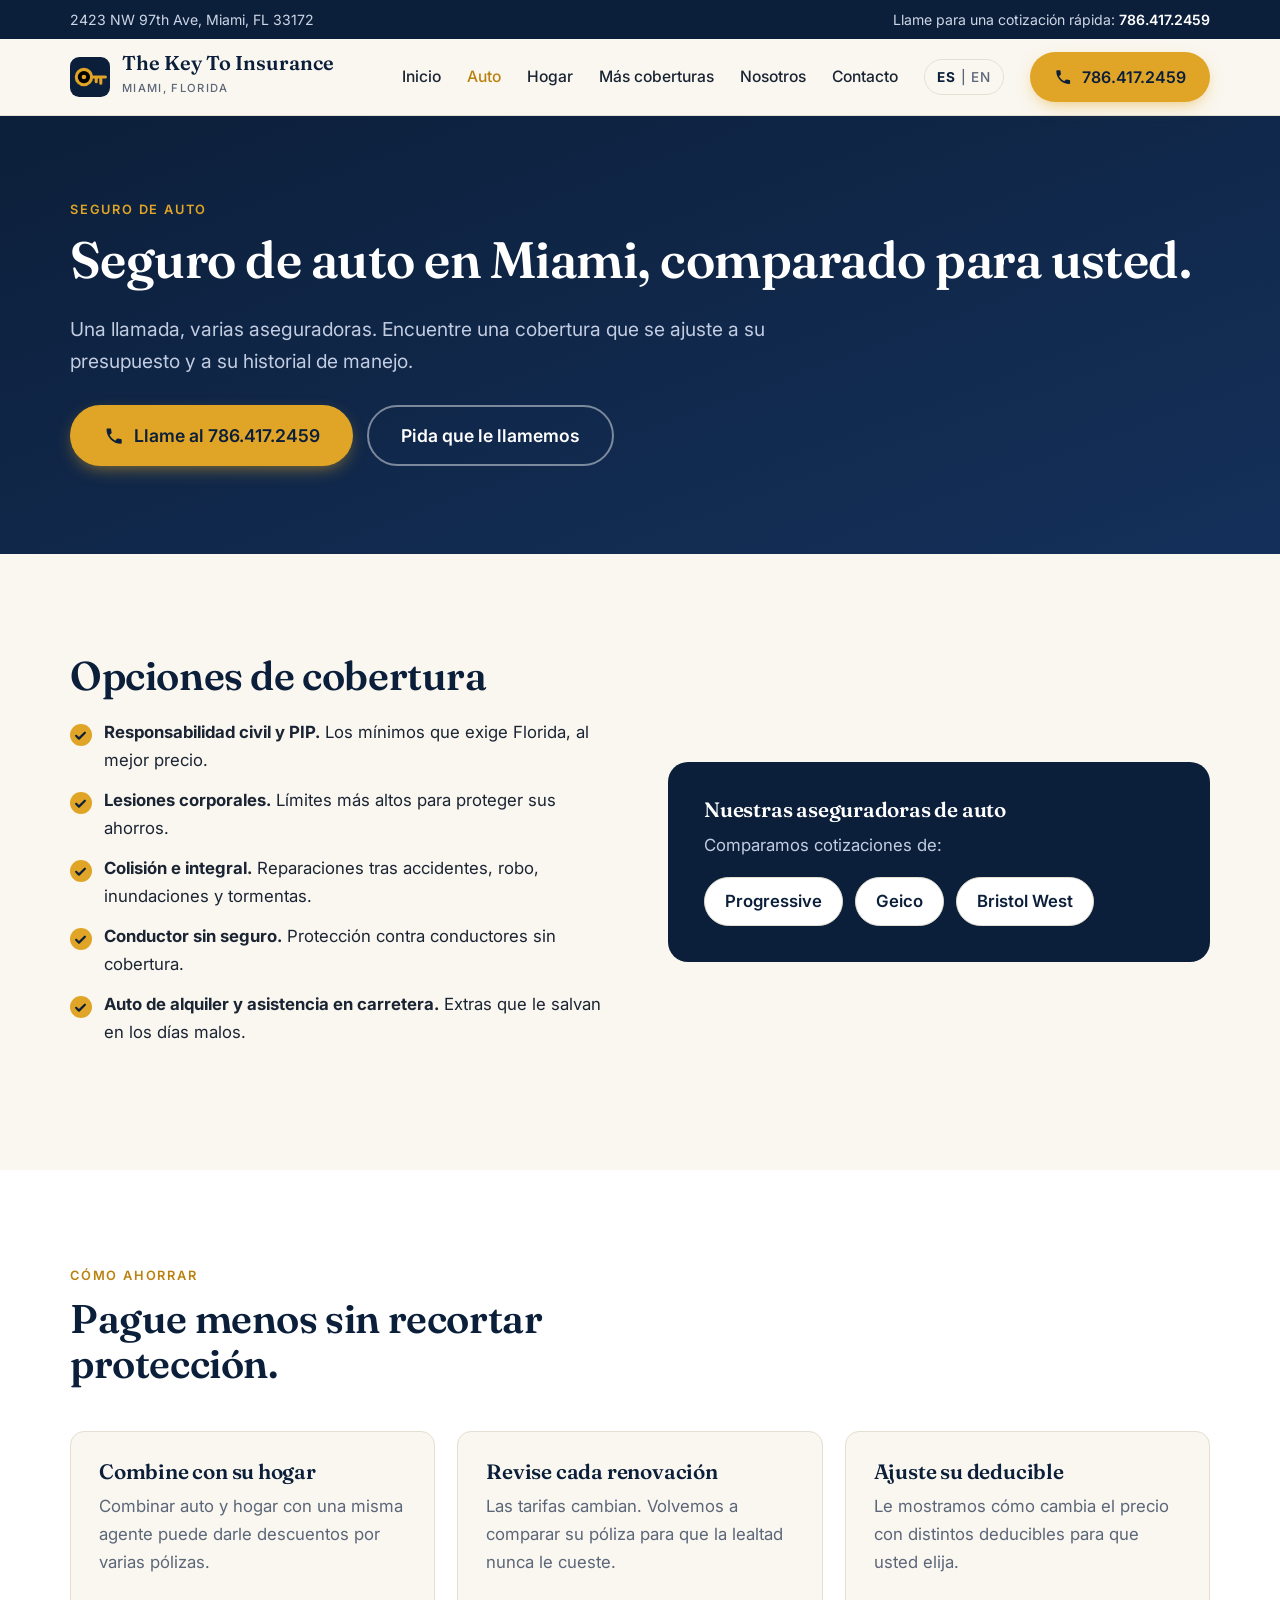
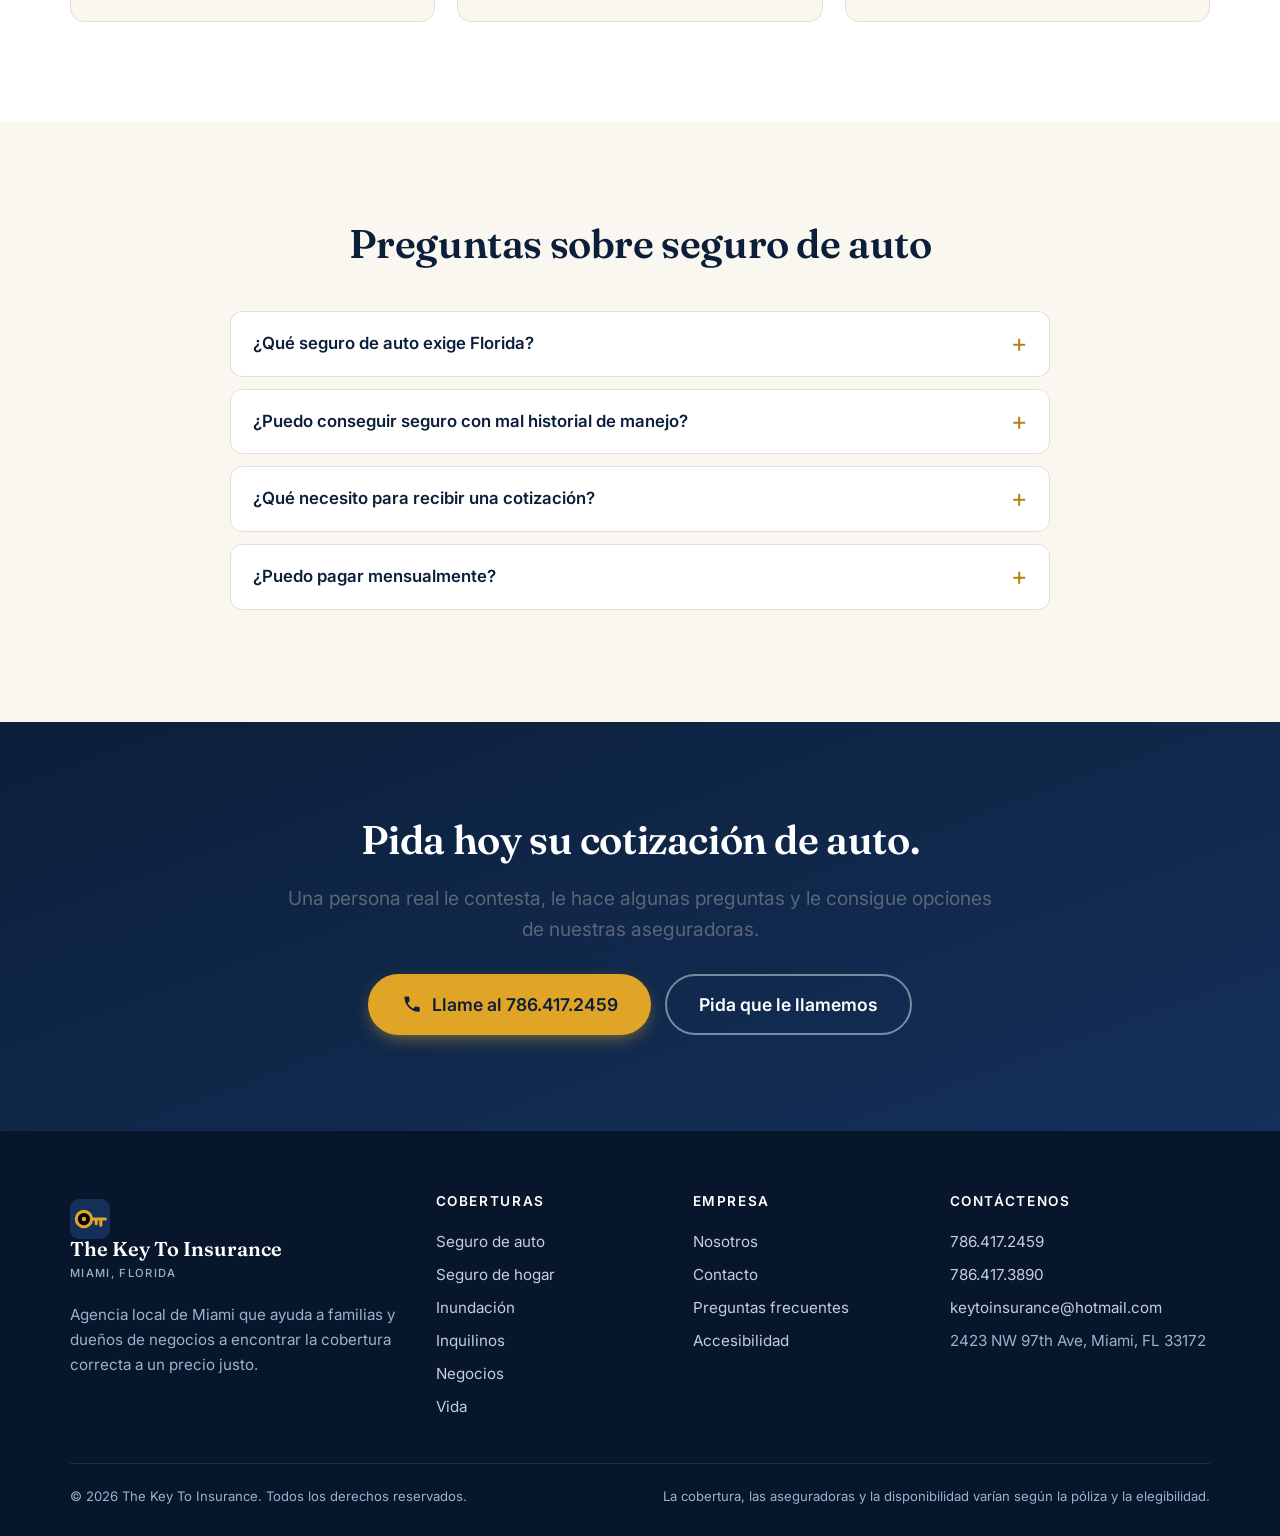
<file: site/es/seguro-de-auto.html>
<!DOCTYPE html>
<html lang="es">
<head>
<meta charset="utf-8">
<meta name="viewport" content="width=device-width, initial-scale=1">
<title>Seguro de auto en Miami, FL | The Key To Insurance</title>
<meta name="description" content="Compare seguros de auto de Progressive, Geico y Bristol West. Cotizaciones rápidas de una agencia local de Miami. Llame al 786.417.2459.">
<link rel="canonical" href="https://www.thekeytoinsurance.com/es/seguro-de-auto.html">
<link rel="alternate" hreflang="en" href="https://www.thekeytoinsurance.com/auto-insurance.html">
<link rel="alternate" hreflang="es" href="https://www.thekeytoinsurance.com/es/seguro-de-auto.html">
<link rel="alternate" hreflang="x-default" href="https://www.thekeytoinsurance.com/auto-insurance.html">
<meta property="og:title" content="Seguro de auto en Miami, FL | The Key To Insurance">
<meta property="og:description" content="Compare seguros de auto de Progressive, Geico y Bristol West. Cotizaciones rápidas de una agencia local de Miami. Llame al 786.417.2459.">
<meta property="og:type" content="website">
<meta property="og:url" content="https://www.thekeytoinsurance.com/es/seguro-de-auto.html">
<meta property="og:locale" content="es_US">
<meta name="theme-color" content="#0c1f3a">
<link rel="icon" href="../assets/favicon.svg" type="image/svg+xml">
<link rel="preconnect" href="https://fonts.googleapis.com">
<link rel="preconnect" href="https://fonts.gstatic.com" crossorigin>
<link href="https://fonts.googleapis.com/css2?family=Fraunces:ital,opsz,wght@0,9..144,500;0,9..144,600;1,9..144,500&family=Inter:wght@400;500;600;700&display=swap" rel="stylesheet">
<link rel="stylesheet" href="../assets/styles.css">

</head>
<body>
<a class="skip" href="#main">Saltar al contenido</a>
<div class="topbar"><div class="wrap"><span>2423 NW 97th Ave, Miami, FL 33172</span><span>Llame para una cotización rápida: <a href="tel:+17864172459">786.417.2459</a></span></div></div>
<header class="site"><div class="wrap">
  <a class="brand" href="index.html" aria-label="The Key To Insurance, inicio"><svg viewBox="0 0 48 48"><rect width="48" height="48" rx="11" fill="#0c1f3a"/><g transform="translate(2 2) scale(.92)"><circle cx="16" cy="24" r="10" stroke="#e0a526" stroke-width="4"/><circle cx="16" cy="24" r="3" fill="#e0a526"/><path d="M26 24h18M38 24v8M32 24v6" stroke="#e0a526" stroke-width="4" stroke-linecap="round"/></g></svg><span><b>The Key To Insurance</b><small>Miami, Florida</small></span></a>
  <button class="menu-btn" aria-label="Menu" aria-expanded="false" aria-controls="nav"><svg viewBox="0 0 24 24" fill="none" stroke="currentColor" stroke-width="2" stroke-linecap="round"><path d="M4 7h16M4 12h16M4 17h16"/></svg></button>
  <nav class="main" id="nav" aria-label="Main"><a href="index.html">Inicio</a><a href="seguro-de-auto.html" aria-current="page">Auto</a><a href="seguro-de-hogar.html">Hogar</a><a href="mas-coberturas.html">Más coberturas</a><a href="nosotros.html">Nosotros</a><a href="contacto.html">Contacto</a><a class="lang" href="../auto-insurance.html" hreflang="en" lang="en" aria-label="View in English"><b>ES</b> | EN</a><a class="btn btn-gold" href="tel:+17864172459"><svg viewBox="0 0 24 24" fill="currentColor" aria-hidden="true"><path d="M6.6 10.8a15 15 0 0 0 6.6 6.6l2.2-2.2a1 1 0 0 1 1-.25 11.4 11.4 0 0 0 3.6.57 1 1 0 0 1 1 1V20a1 1 0 0 1-1 1A17 17 0 0 1 3 4a1 1 0 0 1 1-1h3.5a1 1 0 0 1 1 1c0 1.25.2 2.45.57 3.6a1 1 0 0 1-.25 1z"/></svg>786.417.2459</a></nav>
</div></header>
<main id="main">

<section class="pagehead"><div class="wrap"><span class="eyebrow" style="color:var(--gold)">Seguro de auto</span><h1>Seguro de auto en Miami, comparado para usted.</h1><p class="lede">Una llamada, varias aseguradoras. Encuentre una cobertura que se ajuste a su presupuesto y a su historial de manejo.</p><div class="hero-actions"><a class="btn btn-gold btn-lg" href="tel:+17864172459"><svg viewBox="0 0 24 24" fill="currentColor" aria-hidden="true"><path d="M6.6 10.8a15 15 0 0 0 6.6 6.6l2.2-2.2a1 1 0 0 1 1-.25 11.4 11.4 0 0 0 3.6.57 1 1 0 0 1 1 1V20a1 1 0 0 1-1 1A17 17 0 0 1 3 4a1 1 0 0 1 1-1h3.5a1 1 0 0 1 1 1c0 1.25.2 2.45.57 3.6a1 1 0 0 1-.25 1z"/></svg>Llame al 786.417.2459</a><a class="btn btn-ghost btn-lg" href="contacto.html#quote">Pida que le llamemos</a></div></div></section>
<section class="block"><div class="wrap split">
  <div><h2>Opciones de cobertura</h2>
    <ul class="checks"><li><b>Responsabilidad civil y PIP.</b> Los mínimos que exige Florida, al mejor precio.</li><li><b>Lesiones corporales.</b> Límites más altos para proteger sus ahorros.</li><li><b>Colisión e integral.</b> Reparaciones tras accidentes, robo, inundaciones y tormentas.</li><li><b>Conductor sin seguro.</b> Protección contra conductores sin cobertura.</li><li><b>Auto de alquiler y asistencia en carretera.</b> Extras que le salvan en los días malos.</li></ul></div>
  <div class="panel"><h3>Nuestras aseguradoras de auto</h3><p>Comparamos cotizaciones de:</p>
    <div class="carriers"><span>Progressive</span><span>Geico</span><span>Bristol West</span></div></div>
</div></section>
<section class="block alt"><div class="wrap">
  <div class="head"><span class="eyebrow">Cómo ahorrar</span><h2>Pague menos sin recortar protección.</h2></div>
  <div class="cards">
    <div class="card"><h3>Combine con su hogar</h3><p>Combinar auto y hogar con una misma agente puede darle descuentos por varias pólizas.</p></div>
    <div class="card"><h3>Revise cada renovación</h3><p>Las tarifas cambian. Volvemos a comparar su póliza para que la lealtad nunca le cueste.</p></div>
    <div class="card"><h3>Ajuste su deducible</h3><p>Le mostramos cómo cambia el precio con distintos deducibles para que usted elija.</p></div>
  </div>
</div></section>
<section class="block"><div class="wrap" style="max-width:820px"><div class="head center"><h2>Preguntas sobre seguro de auto</h2></div><details><summary>¿Qué seguro de auto exige Florida?</summary><p>Florida exige Protección contra Lesiones Personales (PIP) y Responsabilidad por Daños a la Propiedad. La mayoría de los conductores quiere más, como responsabilidad por lesiones corporales, conductor sin seguro y cobertura de colisión e integral. Le explicamos qué le conviene.</p></details><details><summary>¿Puedo conseguir seguro con mal historial de manejo?</summary><p>Con frecuencia, sí. Aseguradoras como Progressive, Geico y Bristol West atienden a una amplia variedad de conductores. Llámenos y le daremos una opinión honesta de sus opciones.</p></details><details><summary>¿Qué necesito para recibir una cotización?</summary><p>Su número de licencia de conducir, el año, la marca y el modelo del vehículo (o el VIN) y los datos de su póliza actual, si tiene una. Normalmente basta con una llamada.</p></details><details><summary>¿Puedo pagar mensualmente?</summary><p>La mayoría de las aseguradoras ofrece varios planes de pago. Le mostramos el pago inicial y el costo mensual de cada opción.</p></details></div></section>
<section class="cta"><div class="wrap">
  <h2>Pida hoy su cotización de auto.</h2><p class="lede" style="margin-inline:auto">Una persona real le contesta, le hace algunas preguntas y le consigue opciones de nuestras aseguradoras.</p>
  <div class="hero-actions"><a class="btn btn-gold btn-lg" href="tel:+17864172459"><svg viewBox="0 0 24 24" fill="currentColor" aria-hidden="true"><path d="M6.6 10.8a15 15 0 0 0 6.6 6.6l2.2-2.2a1 1 0 0 1 1-.25 11.4 11.4 0 0 0 3.6.57 1 1 0 0 1 1 1V20a1 1 0 0 1-1 1A17 17 0 0 1 3 4a1 1 0 0 1 1-1h3.5a1 1 0 0 1 1 1c0 1.25.2 2.45.57 3.6a1 1 0 0 1-.25 1z"/></svg>Llame al 786.417.2459</a><a class="btn btn-ghost btn-lg" href="contacto.html#quote">Pida que le llamemos</a></div>
</div></section>

</main>
<footer class="site"><div class="wrap">
  <div class="cols">
    <div><a class="brand" href="index.html"><svg viewBox="0 0 48 48"><rect width="48" height="48" rx="11" fill="#14305a"/><g transform="translate(2 2) scale(.92)"><circle cx="16" cy="24" r="10" stroke="#e0a526" stroke-width="4"/><circle cx="16" cy="24" r="3" fill="#e0a526"/><path d="M26 24h18M38 24v8M32 24v6" stroke="#e0a526" stroke-width="4" stroke-linecap="round"/></g></svg><span><b>The Key To Insurance</b><small>Miami, Florida</small></span></a>
      <p>Agencia local de Miami que ayuda a familias y dueños de negocios a encontrar la cobertura correcta a un precio justo.</p></div>
    <div><h4>Coberturas</h4><a href="seguro-de-auto.html">Seguro de auto</a><a href="seguro-de-hogar.html">Seguro de hogar</a><a href="mas-coberturas.html#flood">Inundación</a><a href="mas-coberturas.html#renters">Inquilinos</a><a href="mas-coberturas.html#business">Negocios</a><a href="mas-coberturas.html#life">Vida</a></div>
    <div><h4>Empresa</h4><a href="nosotros.html">Nosotros</a><a href="contacto.html">Contacto</a><a href="index.html#faq">Preguntas frecuentes</a><a href="accesibilidad.html">Accesibilidad</a></div>
    <div><h4>Contáctenos</h4><a href="tel:+17864172459">786.417.2459</a><a href="tel:+17864173890">786.417.3890</a><a href="mailto:keytoinsurance@hotmail.com">keytoinsurance@hotmail.com</a><span style="display:block;padding:4px 0">2423 NW 97th Ave, Miami, FL 33172</span></div>
  </div>
  <div class="legal"><span>© 2026 The Key To Insurance. Todos los derechos reservados.</span><span>La cobertura, las aseguradoras y la disponibilidad varían según la póliza y la elegibilidad.</span></div>
</div></footer>
<div class="callbar"><a class="c" href="tel:+17864172459">Llame ahora</a><a class="q" href="contacto.html#quote">Cotizar</a></div>
<script src="../assets/script.js"></script>
</body>
</html>
</file>
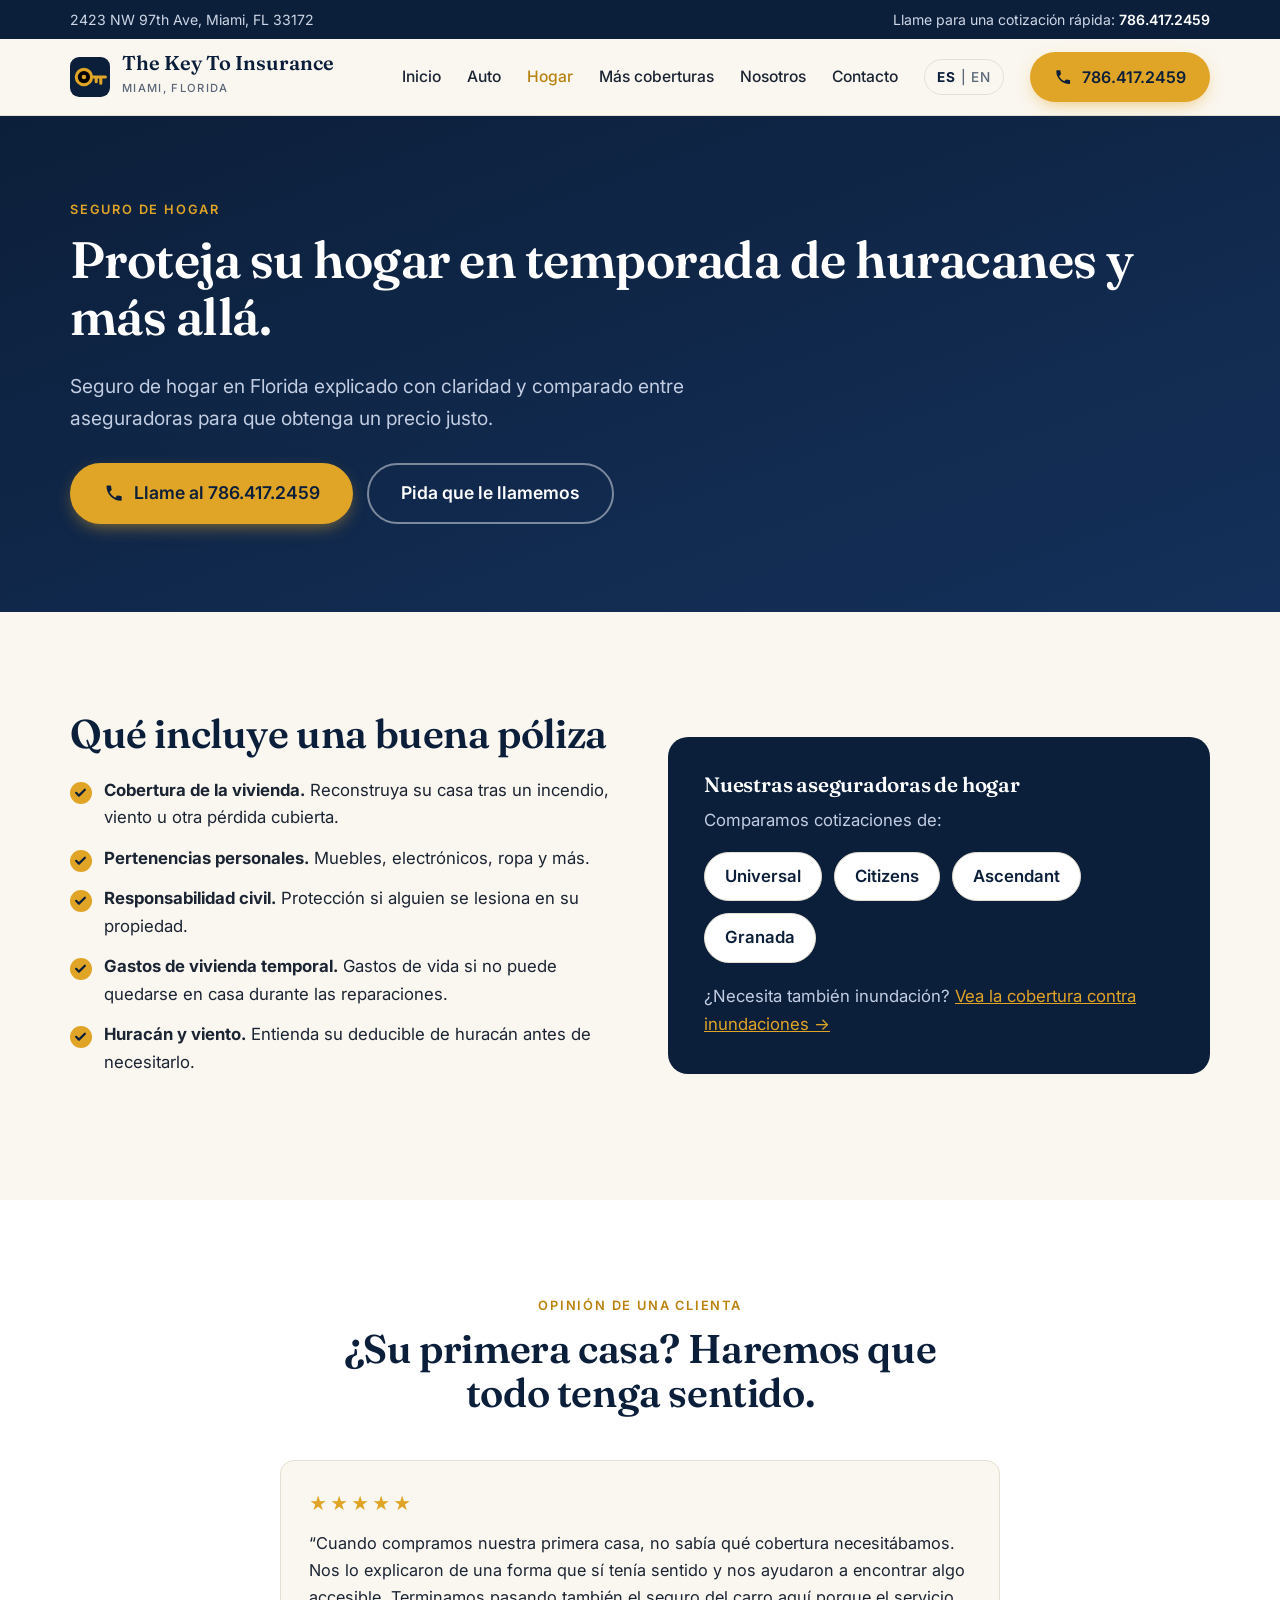
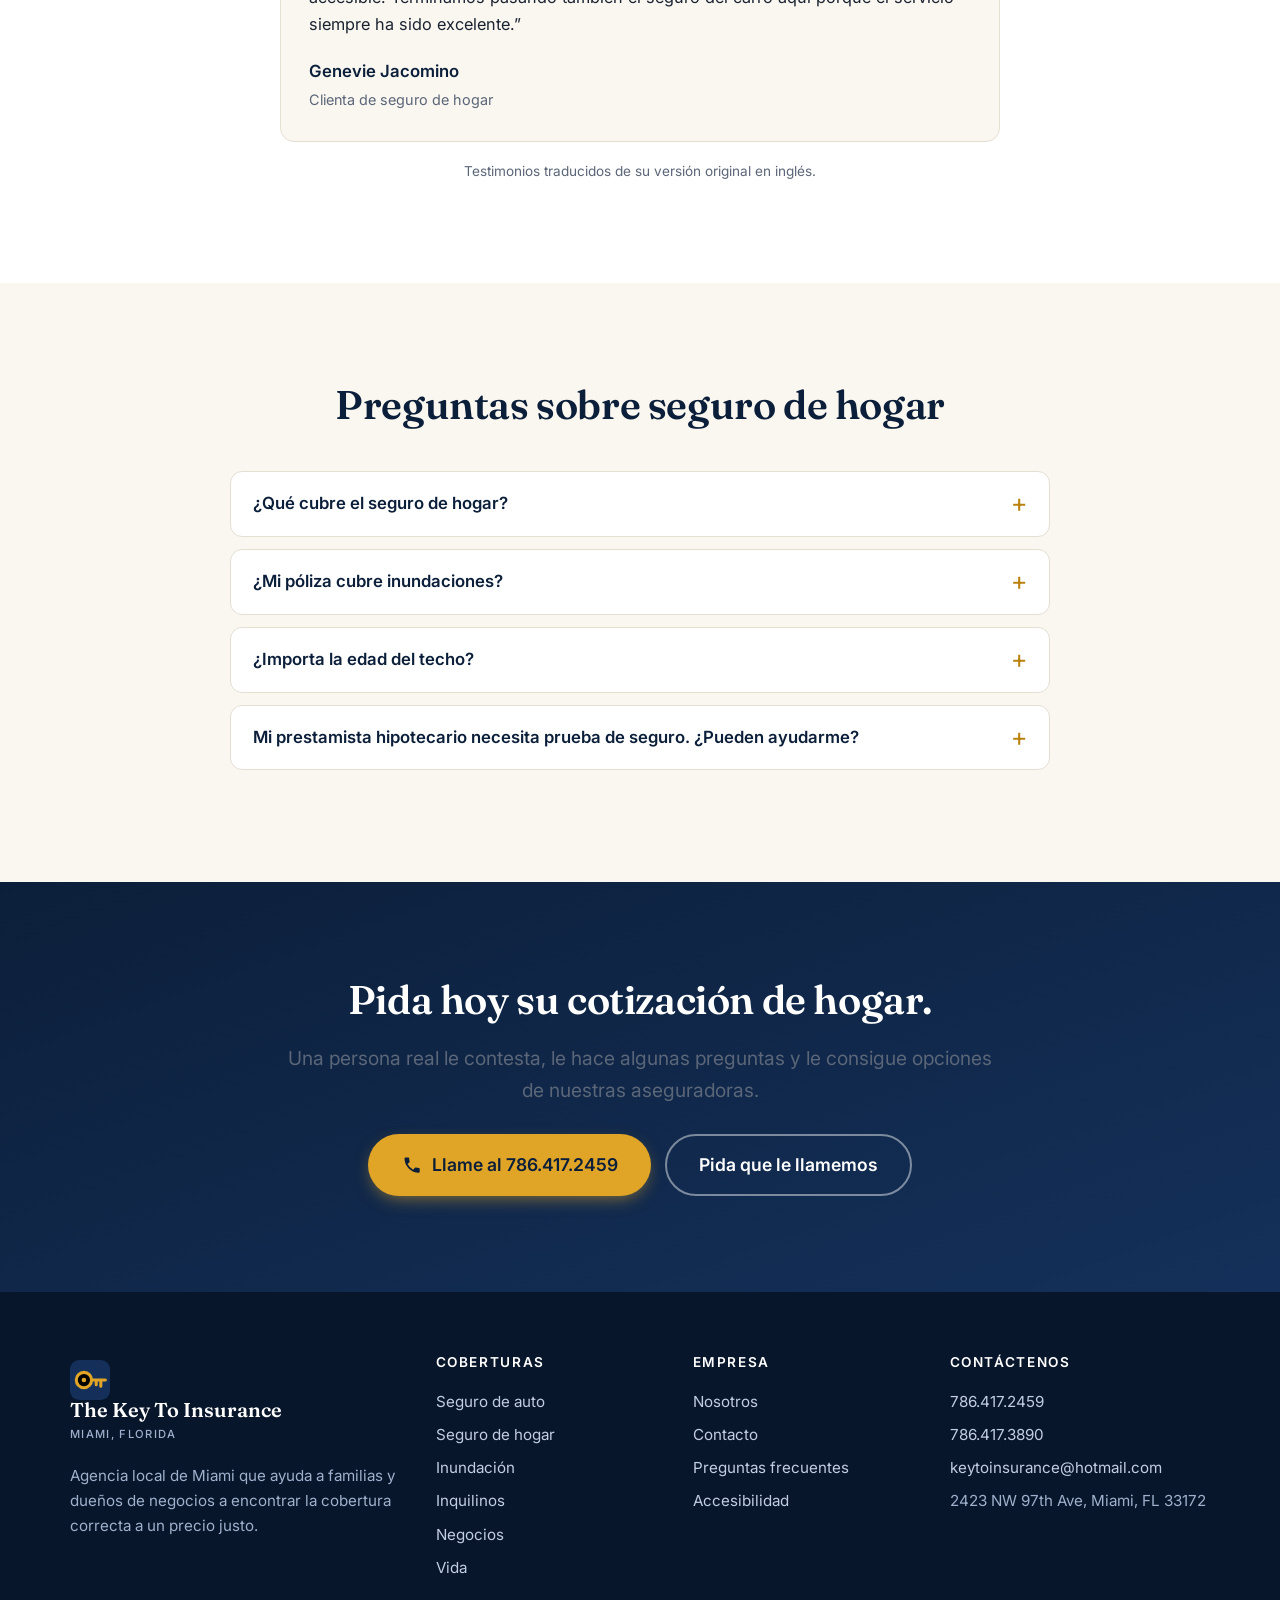
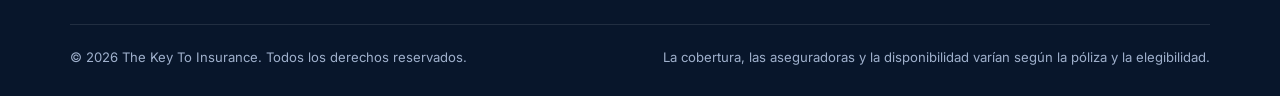
<file: site/es/seguro-de-hogar.html>
<!DOCTYPE html>
<html lang="es">
<head>
<meta charset="utf-8">
<meta name="viewport" content="width=device-width, initial-scale=1">
<title>Seguro de hogar en Miami, FL | The Key To Insurance</title>
<meta name="description" content="Seguro de hogar en Miami de Universal, Citizens, Ascendant y Granada, explicado con claridad. Llame al 786.417.2459 para una cotización.">
<link rel="canonical" href="https://www.thekeytoinsurance.com/es/seguro-de-hogar.html">
<link rel="alternate" hreflang="en" href="https://www.thekeytoinsurance.com/home-insurance.html">
<link rel="alternate" hreflang="es" href="https://www.thekeytoinsurance.com/es/seguro-de-hogar.html">
<link rel="alternate" hreflang="x-default" href="https://www.thekeytoinsurance.com/home-insurance.html">
<meta property="og:title" content="Seguro de hogar en Miami, FL | The Key To Insurance">
<meta property="og:description" content="Seguro de hogar en Miami de Universal, Citizens, Ascendant y Granada, explicado con claridad. Llame al 786.417.2459 para una cotización.">
<meta property="og:type" content="website">
<meta property="og:url" content="https://www.thekeytoinsurance.com/es/seguro-de-hogar.html">
<meta property="og:locale" content="es_US">
<meta name="theme-color" content="#0c1f3a">
<link rel="icon" href="../assets/favicon.svg" type="image/svg+xml">
<link rel="preconnect" href="https://fonts.googleapis.com">
<link rel="preconnect" href="https://fonts.gstatic.com" crossorigin>
<link href="https://fonts.googleapis.com/css2?family=Fraunces:ital,opsz,wght@0,9..144,500;0,9..144,600;1,9..144,500&family=Inter:wght@400;500;600;700&display=swap" rel="stylesheet">
<link rel="stylesheet" href="../assets/styles.css">

</head>
<body>
<a class="skip" href="#main">Saltar al contenido</a>
<div class="topbar"><div class="wrap"><span>2423 NW 97th Ave, Miami, FL 33172</span><span>Llame para una cotización rápida: <a href="tel:+17864172459">786.417.2459</a></span></div></div>
<header class="site"><div class="wrap">
  <a class="brand" href="index.html" aria-label="The Key To Insurance, inicio"><svg viewBox="0 0 48 48"><rect width="48" height="48" rx="11" fill="#0c1f3a"/><g transform="translate(2 2) scale(.92)"><circle cx="16" cy="24" r="10" stroke="#e0a526" stroke-width="4"/><circle cx="16" cy="24" r="3" fill="#e0a526"/><path d="M26 24h18M38 24v8M32 24v6" stroke="#e0a526" stroke-width="4" stroke-linecap="round"/></g></svg><span><b>The Key To Insurance</b><small>Miami, Florida</small></span></a>
  <button class="menu-btn" aria-label="Menu" aria-expanded="false" aria-controls="nav"><svg viewBox="0 0 24 24" fill="none" stroke="currentColor" stroke-width="2" stroke-linecap="round"><path d="M4 7h16M4 12h16M4 17h16"/></svg></button>
  <nav class="main" id="nav" aria-label="Main"><a href="index.html">Inicio</a><a href="seguro-de-auto.html">Auto</a><a href="seguro-de-hogar.html" aria-current="page">Hogar</a><a href="mas-coberturas.html">Más coberturas</a><a href="nosotros.html">Nosotros</a><a href="contacto.html">Contacto</a><a class="lang" href="../home-insurance.html" hreflang="en" lang="en" aria-label="View in English"><b>ES</b> | EN</a><a class="btn btn-gold" href="tel:+17864172459"><svg viewBox="0 0 24 24" fill="currentColor" aria-hidden="true"><path d="M6.6 10.8a15 15 0 0 0 6.6 6.6l2.2-2.2a1 1 0 0 1 1-.25 11.4 11.4 0 0 0 3.6.57 1 1 0 0 1 1 1V20a1 1 0 0 1-1 1A17 17 0 0 1 3 4a1 1 0 0 1 1-1h3.5a1 1 0 0 1 1 1c0 1.25.2 2.45.57 3.6a1 1 0 0 1-.25 1z"/></svg>786.417.2459</a></nav>
</div></header>
<main id="main">

<section class="pagehead"><div class="wrap"><span class="eyebrow" style="color:var(--gold)">Seguro de hogar</span><h1>Proteja su hogar en temporada de huracanes y más allá.</h1><p class="lede">Seguro de hogar en Florida explicado con claridad y comparado entre aseguradoras para que obtenga un precio justo.</p><div class="hero-actions"><a class="btn btn-gold btn-lg" href="tel:+17864172459"><svg viewBox="0 0 24 24" fill="currentColor" aria-hidden="true"><path d="M6.6 10.8a15 15 0 0 0 6.6 6.6l2.2-2.2a1 1 0 0 1 1-.25 11.4 11.4 0 0 0 3.6.57 1 1 0 0 1 1 1V20a1 1 0 0 1-1 1A17 17 0 0 1 3 4a1 1 0 0 1 1-1h3.5a1 1 0 0 1 1 1c0 1.25.2 2.45.57 3.6a1 1 0 0 1-.25 1z"/></svg>Llame al 786.417.2459</a><a class="btn btn-ghost btn-lg" href="contacto.html#quote">Pida que le llamemos</a></div></div></section>
<section class="block"><div class="wrap split">
  <div><h2>Qué incluye una buena póliza</h2>
    <ul class="checks"><li><b>Cobertura de la vivienda.</b> Reconstruya su casa tras un incendio, viento u otra pérdida cubierta.</li><li><b>Pertenencias personales.</b> Muebles, electrónicos, ropa y más.</li><li><b>Responsabilidad civil.</b> Protección si alguien se lesiona en su propiedad.</li><li><b>Gastos de vivienda temporal.</b> Gastos de vida si no puede quedarse en casa durante las reparaciones.</li><li><b>Huracán y viento.</b> Entienda su deducible de huracán antes de necesitarlo.</li></ul></div>
  <div class="panel"><h3>Nuestras aseguradoras de hogar</h3><p>Comparamos cotizaciones de:</p>
    <div class="carriers"><span>Universal</span><span>Citizens</span><span>Ascendant</span><span>Granada</span></div>
    <p style="margin-top:20px;margin-bottom:0">¿Necesita también inundación? <a href="mas-coberturas.html#flood" style="color:var(--gold)">Vea la cobertura contra inundaciones →</a></p></div>
</div></section>
<section class="block alt"><div class="wrap">
  <div class="head center"><span class="eyebrow">Opinión de una clienta</span><h2>¿Su primera casa? Haremos que todo tenga sentido.</h2></div>
  <div style="max-width:720px;margin:auto"><div class="cards"><figure class="card" style="margin:0">
  <div aria-label="5 de 5 estrellas" style="color:var(--gold);letter-spacing:3px;font-size:1.1rem;margin-bottom:12px">★★★★★</div>
  <blockquote style="margin:0;flex:1;font-size:1.02rem">“Cuando compramos nuestra primera casa, no sabía qué cobertura necesitábamos. Nos lo explicaron de una forma que sí tenía sentido y nos ayudaron a encontrar algo accesible. Terminamos pasando también el seguro del carro aquí porque el servicio siempre ha sido excelente.”</blockquote>
  <figcaption style="margin-top:20px;font-weight:600;color:var(--navy)">Genevie Jacomino<br><span style="font-weight:400;color:var(--muted);font-size:.9rem">Clienta de seguro de hogar</span></figcaption></figure></div><p style="text-align:center;color:var(--muted);font-size:.85rem;margin:18px 0 0">Testimonios traducidos de su versión original en inglés.</p></div>
</div></section>
<section class="block"><div class="wrap" style="max-width:820px"><div class="head center"><h2>Preguntas sobre seguro de hogar</h2></div><details><summary>¿Qué cubre el seguro de hogar?</summary><p>Normalmente la vivienda, otras estructuras, sus pertenencias, gastos de vivienda temporal y responsabilidad civil. En Florida, la cobertura de viento y huracán suele tener un deducible aparte.</p></details><details><summary>¿Mi póliza cubre inundaciones?</summary><p>No. Las inundaciones están excluidas de las pólizas de hogar estándar y necesitan su propia cobertura. También se la cotizamos.</p></details><details><summary>¿Importa la edad del techo?</summary><p>Sí. Muchas aseguradoras de Florida revisan con cuidado la edad y el estado del techo. Cuéntenos del suyo desde el principio para encontrar la aseguradora adecuada.</p></details><details><summary>Mi prestamista hipotecario necesita prueba de seguro. ¿Pueden ayudarme?</summary><p>Sí. Le enviamos la prueba de seguro a su prestamista y la actualizamos si cambia su compañía hipotecaria.</p></details></div></section>
<section class="cta"><div class="wrap">
  <h2>Pida hoy su cotización de hogar.</h2><p class="lede" style="margin-inline:auto">Una persona real le contesta, le hace algunas preguntas y le consigue opciones de nuestras aseguradoras.</p>
  <div class="hero-actions"><a class="btn btn-gold btn-lg" href="tel:+17864172459"><svg viewBox="0 0 24 24" fill="currentColor" aria-hidden="true"><path d="M6.6 10.8a15 15 0 0 0 6.6 6.6l2.2-2.2a1 1 0 0 1 1-.25 11.4 11.4 0 0 0 3.6.57 1 1 0 0 1 1 1V20a1 1 0 0 1-1 1A17 17 0 0 1 3 4a1 1 0 0 1 1-1h3.5a1 1 0 0 1 1 1c0 1.25.2 2.45.57 3.6a1 1 0 0 1-.25 1z"/></svg>Llame al 786.417.2459</a><a class="btn btn-ghost btn-lg" href="contacto.html#quote">Pida que le llamemos</a></div>
</div></section>

</main>
<footer class="site"><div class="wrap">
  <div class="cols">
    <div><a class="brand" href="index.html"><svg viewBox="0 0 48 48"><rect width="48" height="48" rx="11" fill="#14305a"/><g transform="translate(2 2) scale(.92)"><circle cx="16" cy="24" r="10" stroke="#e0a526" stroke-width="4"/><circle cx="16" cy="24" r="3" fill="#e0a526"/><path d="M26 24h18M38 24v8M32 24v6" stroke="#e0a526" stroke-width="4" stroke-linecap="round"/></g></svg><span><b>The Key To Insurance</b><small>Miami, Florida</small></span></a>
      <p>Agencia local de Miami que ayuda a familias y dueños de negocios a encontrar la cobertura correcta a un precio justo.</p></div>
    <div><h4>Coberturas</h4><a href="seguro-de-auto.html">Seguro de auto</a><a href="seguro-de-hogar.html">Seguro de hogar</a><a href="mas-coberturas.html#flood">Inundación</a><a href="mas-coberturas.html#renters">Inquilinos</a><a href="mas-coberturas.html#business">Negocios</a><a href="mas-coberturas.html#life">Vida</a></div>
    <div><h4>Empresa</h4><a href="nosotros.html">Nosotros</a><a href="contacto.html">Contacto</a><a href="index.html#faq">Preguntas frecuentes</a><a href="accesibilidad.html">Accesibilidad</a></div>
    <div><h4>Contáctenos</h4><a href="tel:+17864172459">786.417.2459</a><a href="tel:+17864173890">786.417.3890</a><a href="mailto:keytoinsurance@hotmail.com">keytoinsurance@hotmail.com</a><span style="display:block;padding:4px 0">2423 NW 97th Ave, Miami, FL 33172</span></div>
  </div>
  <div class="legal"><span>© 2026 The Key To Insurance. Todos los derechos reservados.</span><span>La cobertura, las aseguradoras y la disponibilidad varían según la póliza y la elegibilidad.</span></div>
</div></footer>
<div class="callbar"><a class="c" href="tel:+17864172459">Llame ahora</a><a class="q" href="contacto.html#quote">Cotizar</a></div>
<script src="../assets/script.js"></script>
</body>
</html>
</file>
<file: site/assets/styles.css>
:root {
  --navy: #0c1f3a;
  --navy-2: #14305a;
  --gold: #e0a526;
  --gold-dark: #b9820f;
  --cream: #faf7f0;
  --white: #fff;
  --ink: #1b2433;
  --muted: #5b6678;
  --line: #e4dfd2;
  --radius: 14px;
  --shadow: 0 10px 30px -12px rgba(12, 31, 58, .25);
  --serif: "Fraunces", Georgia, serif;
  --sans: "Inter", system-ui, -apple-system, "Segoe UI", sans-serif;
}

*, *::before, *::after { box-sizing: border-box; }
html { scroll-behavior: smooth; }
body {
  margin: 0;
  font: 400 1.05rem/1.65 var(--sans);
  color: var(--ink);
  background: var(--cream);
  -webkit-font-smoothing: antialiased;
}
img, svg { max-width: 100%; display: block; }
a { color: var(--navy-2); }
h1, h2, h3 { font-family: var(--serif); color: var(--navy); line-height: 1.12; margin: 0 0 .5em; letter-spacing: -.01em; }
h1 { font-size: clamp(2.3rem, 5.5vw, 4rem); font-weight: 600; }
h2 { font-size: clamp(1.7rem, 3.4vw, 2.5rem); font-weight: 600; }
h3 { font-size: 1.3rem; font-weight: 600; }
p { margin: 0 0 1em; }
.wrap { width: min(1140px, 100% - 32px); margin-inline: auto; }
.eyebrow { font: 600 .8rem/1 var(--sans); letter-spacing: .14em; text-transform: uppercase; color: var(--gold-dark); margin-bottom: 14px; display: block; }
.lede { font-size: 1.2rem; color: var(--muted); max-width: 60ch; }
.skip { position: absolute; left: -999px; }
.skip:focus { left: 8px; top: 8px; background: var(--white); padding: 8px 12px; z-index: 99; }
:focus-visible { outline: 3px solid var(--gold); outline-offset: 2px; }

/* Buttons */
.btn {
  display: inline-flex; align-items: center; gap: .55em;
  padding: .85em 1.4em; border-radius: 999px; font: 600 1rem/1 var(--sans);
  text-decoration: none; border: 2px solid transparent; cursor: pointer;
  transition: transform .15s, background .15s, box-shadow .15s;
}
.btn:hover { transform: translateY(-1px); }
.btn-gold { background: var(--gold); color: var(--navy); box-shadow: 0 6px 18px -6px rgba(224, 165, 38, .7); }
.btn-gold:hover { background: #ecb53a; }
.btn-ghost { border-color: rgba(255, 255, 255, .45); color: var(--white); }
.btn-ghost:hover { background: rgba(255, 255, 255, .1); }
.btn-navy { background: var(--navy); color: var(--white); }
.btn-navy:hover { background: var(--navy-2); }
.btn-lg { padding: 1.05em 1.8em; font-size: 1.1rem; }
.btn svg { width: 1.15em; height: 1.15em; }

/* Header */
.topbar { background: var(--navy); color: #cdd6e6; font-size: .88rem; }
.topbar .wrap { display: flex; justify-content: space-between; gap: 16px; padding-block: 8px; flex-wrap: wrap; }
.topbar a { color: var(--white); text-decoration: none; font-weight: 600; }
header.site {
  position: sticky; top: 0; z-index: 50;
  background: rgba(250, 247, 240, .92); backdrop-filter: blur(12px);
  border-bottom: 1px solid var(--line);
}
header.site .wrap { display: flex; align-items: center; justify-content: space-between; gap: 20px; min-height: 76px; }
.brand { display: flex; align-items: center; gap: 12px; text-decoration: none; color: var(--navy); }
.brand svg { width: 40px; height: 40px; flex: none; }
.brand b { font: 600 1.25rem/1 var(--serif); display: block; }
.brand small { font: 500 .7rem/1 var(--sans); letter-spacing: .12em; text-transform: uppercase; color: var(--muted); }
nav.main { display: flex; align-items: center; gap: 26px; }
nav.main a:not(.btn) { text-decoration: none; color: var(--ink); font-weight: 500; font-size: .98rem; }
nav.main a:not(.btn):hover, nav.main a[aria-current] { color: var(--gold-dark); }
.menu-btn { display: none; background: none; border: 0; padding: 8px; color: var(--navy); }
.menu-btn svg { width: 28px; height: 28px; }

/* Hero */
.hero {
  background:
    radial-gradient(900px 400px at 85% -10%, rgba(224, 165, 38, .22), transparent 60%),
    linear-gradient(160deg, var(--navy) 0%, var(--navy-2) 100%);
  color: #d5deee; padding: clamp(56px, 9vw, 110px) 0 clamp(64px, 9vw, 120px);
  position: relative; overflow: hidden;
}
.hero h1 { color: var(--white); max-width: 15ch; }
.hero h1 em { font-style: italic; color: var(--gold); }
.hero .lede { color: #c2cde2; }
.hero-grid { display: grid; grid-template-columns: 1.25fr .75fr; gap: 56px; align-items: center; }
.hero-actions { display: flex; flex-wrap: wrap; gap: 14px; margin-top: 28px; }
.hero-note { margin-top: 18px; font-size: .92rem; color: #9fb0cc; }
.hero-key { position: absolute; right: -60px; bottom: -90px; width: 420px; opacity: .07; color: var(--gold); pointer-events: none; }
.callcard {
  background: var(--white); color: var(--ink); border-radius: 20px; padding: 28px;
  box-shadow: 0 30px 60px -20px rgba(0, 0, 0, .5);
}
.callcard h2 { font-size: 1.5rem; margin-bottom: .3em; }
.callcard .num { display: block; font: 600 1.7rem/1.2 var(--serif); color: var(--navy); text-decoration: none; padding: 10px 0; border-top: 1px solid var(--line); }
.callcard .num:first-of-type { border-top: 0; }
.callcard .num small { display: block; font: 500 .8rem/1 var(--sans); color: var(--muted); margin-bottom: 4px; }
.callcard .num:hover { color: var(--gold-dark); }

.trust { background: var(--white); border-bottom: 1px solid var(--line); }
.trust ul { list-style: none; margin: 0; padding: 20px 0; display: flex; flex-wrap: wrap; gap: 10px 36px; justify-content: space-between; font-weight: 600; font-size: .95rem; color: var(--navy); }
.trust li { display: flex; align-items: center; gap: 10px; }
.trust svg { width: 20px; height: 20px; color: var(--gold-dark); }

/* Sections */
section.block { padding: clamp(56px, 8vw, 100px) 0; }
.block.alt { background: var(--white); }
.block.dark { background: var(--navy); color: #c2cde2; }
.block.dark h2, .block.dark h3 { color: var(--white); }
.head { max-width: 680px; margin-bottom: 44px; }
.head.center { margin-inline: auto; text-align: center; }
.head.center .lede { margin-inline: auto; }

.cards { display: grid; grid-template-columns: repeat(auto-fit, minmax(300px, 1fr)); gap: 22px; }
.card {
  background: var(--white); border: 1px solid var(--line); border-radius: var(--radius);
  padding: 28px; text-decoration: none; color: inherit; display: flex; flex-direction: column;
  transition: transform .2s, box-shadow .2s, border-color .2s;
}
.block.alt .card { background: var(--cream); }
a.card:hover { transform: translateY(-4px); box-shadow: var(--shadow); border-color: var(--gold); }
.card .ico { width: 52px; height: 52px; border-radius: 12px; background: var(--navy); color: var(--gold); display: grid; place-items: center; margin-bottom: 18px; }
.card .ico svg { width: 26px; height: 26px; }
.card p { color: var(--muted); flex: 1; }
.card .more { font-weight: 600; color: var(--navy); }
.card .more::after { content: " →"; color: var(--gold-dark); }

.steps { display: grid; grid-template-columns: repeat(auto-fit, minmax(240px, 1fr)); gap: 32px; counter-reset: s; }
.step { counter-increment: s; }
.step::before {
  content: counter(s); display: grid; place-items: center; width: 48px; height: 48px; border-radius: 50%;
  background: var(--gold); color: var(--navy); font: 700 1.3rem/1 var(--serif); margin-bottom: 16px;
}

.split { display: grid; grid-template-columns: 1fr 1fr; gap: 56px; align-items: center; }
.checks { list-style: none; padding: 0; margin: 0 0 1.4em; }
.checks li { padding-left: 34px; position: relative; margin-bottom: .75em; }
.checks li::before {
  content: ""; position: absolute; left: 0; top: .3em; width: 22px; height: 22px; border-radius: 50%;
  background: var(--gold) url("data:image/svg+xml,%3Csvg xmlns='http://www.w3.org/2000/svg' viewBox='0 0 24 24' fill='none' stroke='%230c1f3a' stroke-width='3.5' stroke-linecap='round' stroke-linejoin='round'%3E%3Cpath d='M5 12.5l4.5 4.5L19 7.5'/%3E%3C/svg%3E") center/70% no-repeat;
}
.panel { background: var(--navy); color: #c2cde2; border-radius: 20px; padding: 36px; }
.panel h3 { color: var(--white); }
.panel .big { font: 600 clamp(2rem, 5vw, 3rem)/1 var(--serif); color: var(--gold); margin-bottom: 6px; }

.carriers { display: flex; flex-wrap: wrap; gap: 12px; margin-top: 8px; }
.carriers span { border: 1px solid var(--line); background: var(--white); padding: 10px 20px; border-radius: 999px; font-weight: 600; color: var(--navy); }
.block.dark .carriers span { background: rgba(255, 255, 255, .08); border-color: rgba(255, 255, 255, .2); color: var(--white); }

details { background: var(--white); border: 1px solid var(--line); border-radius: 12px; padding: 0 22px; margin-bottom: 12px; }
details summary { cursor: pointer; font-weight: 600; color: var(--navy); padding: 18px 0; list-style: none; display: flex; justify-content: space-between; gap: 16px; }
details summary::-webkit-details-marker { display: none; }
details summary::after { content: "+"; font: 400 1.6rem/1 var(--sans); color: var(--gold-dark); }
details[open] summary::after { content: "–"; }
details p { color: var(--muted); }

.cta {
  background: linear-gradient(160deg, var(--navy), var(--navy-2)); color: #c2cde2; text-align: center;
  padding: clamp(56px, 8vw, 96px) 0;
}
.cta h2 { color: var(--white); }
.cta .hero-actions { justify-content: center; }

.pagehead { background: linear-gradient(160deg, var(--navy), var(--navy-2)); color: #c2cde2; padding: clamp(48px, 7vw, 88px) 0; }
.pagehead h1 { color: var(--white); font-size: clamp(2.1rem, 4.5vw, 3.2rem); }
.pagehead .lede { color: #c2cde2; }

/* Form */
form.quote { display: grid; gap: 16px; }
.field { display: grid; gap: 6px; }
.row { display: grid; grid-template-columns: 1fr 1fr; gap: 16px; }
label { font-weight: 600; font-size: .92rem; color: var(--navy); }
input, select, textarea {
  font: inherit; padding: 13px 14px; border: 1.5px solid var(--line); border-radius: 10px; background: var(--white); color: var(--ink); width: 100%;
}
input:focus, select:focus, textarea:focus { outline: 0; border-color: var(--gold); box-shadow: 0 0 0 3px rgba(224, 165, 38, .25); }
textarea { min-height: 120px; resize: vertical; }
.hp { position: absolute; left: -9999px; }
.form-msg { padding: 14px 16px; border-radius: 10px; background: #e8f5ea; color: #1d5a2a; font-weight: 600; display: none; }
.form-msg.show { display: block; }
.contact-list { list-style: none; margin: 0 0 24px; padding: 0; }
.contact-list li { padding: 14px 0; border-bottom: 1px solid var(--line); }
.contact-list small { display: block; color: var(--muted); font-size: .82rem; text-transform: uppercase; letter-spacing: .08em; }
.contact-list a { font: 600 1.35rem/1.3 var(--serif); text-decoration: none; color: var(--navy); }
.contact-list a:hover { color: var(--gold-dark); }

/* Footer */
footer.site { background: #08162b; color: #9fb0cc; padding: 64px 0 28px; font-size: .95rem; }
footer.site .cols { display: grid; grid-template-columns: 1.5fr 1fr 1fr 1.2fr; gap: 40px; }
footer.site h4 { color: var(--white); font: 600 .85rem/1 var(--sans); letter-spacing: .12em; text-transform: uppercase; margin: 0 0 16px; }
footer.site a { color: #c2cde2; text-decoration: none; display: block; padding: 4px 0; }
footer.site a:hover { color: var(--gold); }
footer.site .brand { color: var(--white); margin-bottom: 14px; }
footer.site .brand small { color: #9fb0cc; }
.legal { border-top: 1px solid rgba(255, 255, 255, .1); margin-top: 40px; padding-top: 22px; font-size: .82rem; display: flex; justify-content: space-between; flex-wrap: wrap; gap: 12px; }

/* Mobile call bar */
.callbar { display: none; }

@media (max-width: 900px) {
  .hero-grid, .split { grid-template-columns: 1fr; gap: 36px; }
  footer.site .cols { grid-template-columns: 1fr 1fr; }
}
@media (max-width: 600px) {
  .row { grid-template-columns: 1fr; }
  .topbar .wrap > span { display: none; }
  footer.site .cols { grid-template-columns: 1fr; }
  body { padding-bottom: 64px; }
  .callbar {
    display: flex; position: fixed; left: 0; right: 0; bottom: 0; z-index: 60;
    background: var(--navy); padding: 10px 12px; gap: 10px; box-shadow: 0 -6px 20px rgba(0, 0, 0, .25);
  }
  .callbar a { flex: 1; text-align: center; padding: 13px; border-radius: 10px; font-weight: 700; text-decoration: none; }
  .callbar .c { background: var(--gold); color: var(--navy); }
  .callbar .q { background: rgba(255, 255, 255, .12); color: var(--white); }
}
@media (prefers-reduced-motion: reduce) {
  * { transition: none !important; scroll-behavior: auto !important; }
}

/* Owner */
.owner { display: grid; grid-template-columns: .8fr 1.2fr; gap: 56px; align-items: center; }
.owner-photo { margin: 0; position: relative; aspect-ratio: 3 / 4; border-radius: 22px; overflow: hidden; background: linear-gradient(160deg, var(--navy), var(--navy-2)); box-shadow: var(--shadow); max-width: 420px; }
.owner-photo .initials { position: absolute; inset: 0; display: grid; place-items: center; font: 600 5rem/1 var(--serif); color: var(--gold); }
.owner-photo img { position: absolute; inset: 0; width: 100%; height: 100%; object-fit: cover; object-position: 50% 20%; }

/* Stats band */
.stats { background: var(--navy); padding: clamp(48px, 7vw, 80px) 0; }
.stats .wrap { display: grid; grid-template-columns: repeat(3, 1fr); gap: 32px; text-align: center; }
.stats b { display: block; font: 600 clamp(2.4rem, 5vw, 3.6rem)/1 var(--serif); color: var(--gold); margin-bottom: 10px; }
.stats span { color: #b6c3da; font-weight: 500; }

/* Carrier tiles */
.tiles { display: grid; grid-template-columns: repeat(4, 1fr); gap: 18px; }
.tiles div { background: var(--white); border: 1px solid var(--line); border-radius: var(--radius); padding: 30px 16px; text-align: center; font: 600 1.15rem/1.3 var(--sans); color: var(--navy); box-shadow: 0 2px 8px -4px rgba(12, 31, 58, .15); }
.tiles .more-tile { background: transparent; border-style: dashed; color: var(--muted); box-shadow: none; }

@media (max-width: 900px) {
  .owner { grid-template-columns: 1fr; gap: 32px; }
  .owner-photo { max-width: 320px; }
  .stats .wrap { gap: 16px; }
  .stats span { font-size: .9rem; }
  .tiles { grid-template-columns: 1fr 1fr; }
}

/* Language toggle */
nav.main a.lang { font-size: .85rem; letter-spacing: .06em; border: 1.5px solid var(--line); border-radius: 999px; padding: 6px 12px; color: var(--muted); white-space: nowrap; }
nav.main a.lang b { color: var(--navy); }
nav.main a.lang:hover { border-color: var(--gold); color: var(--gold-dark); }
@media (max-width: 900px) { nav.main a.lang { align-self: flex-start; margin-top: 14px; border-bottom: 1.5px solid var(--line) !important; } }

nav.main a, .brand span { white-space: nowrap; }
@media (max-width: 1060px) { nav.main { gap: 16px; } .btn-gold { padding-inline: 1.1em; } }
@media (max-width: 960px) {
  .menu-btn { display: block; }
  nav.main {
    display: none; position: absolute; left: 0; right: 0; top: 100%; background: var(--cream);
    flex-direction: column; align-items: stretch; gap: 0; padding: 8px 16px 20px; border-bottom: 1px solid var(--line);
  }
  nav.main.open { display: flex; }
  nav.main a:not(.btn) { padding: 14px 4px; border-bottom: 1px solid var(--line); }
  nav.main .btn { margin-top: 14px; justify-content: center; }
  header.site { position: sticky; }
}
</file>
